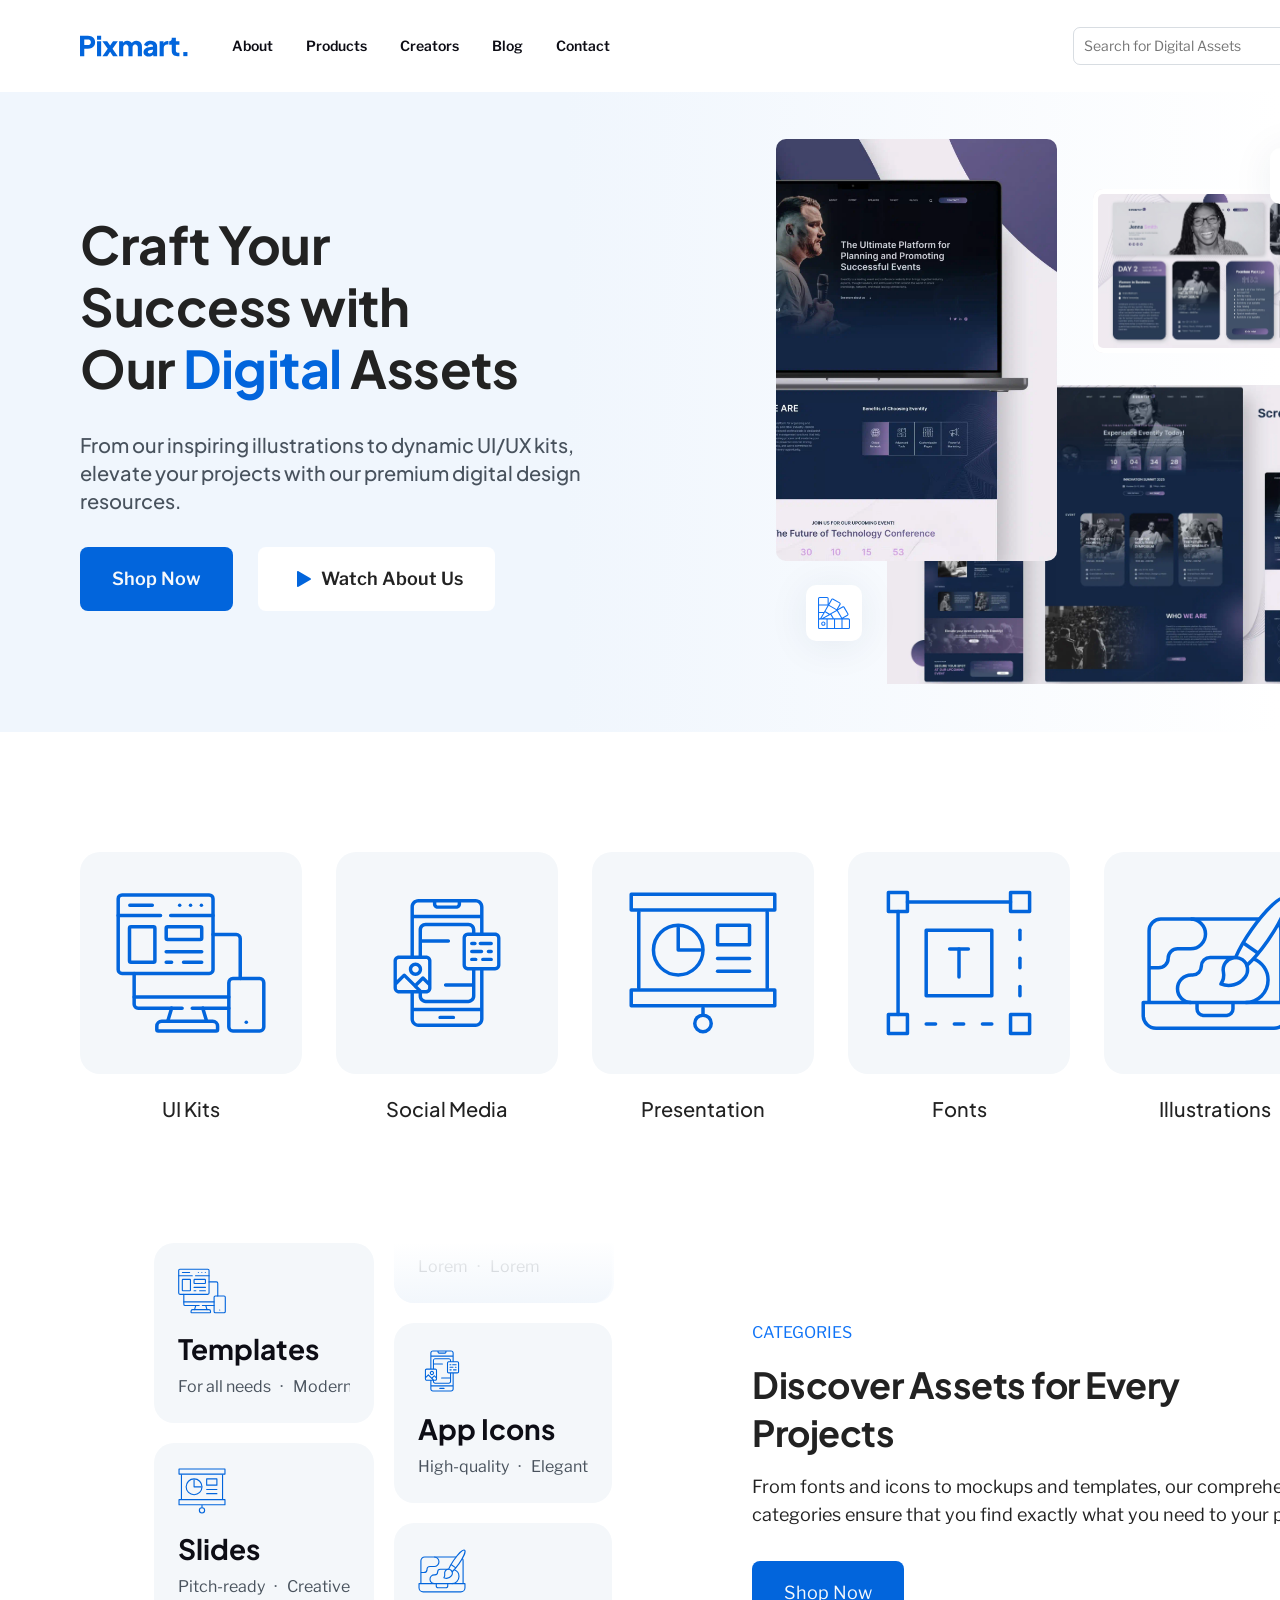
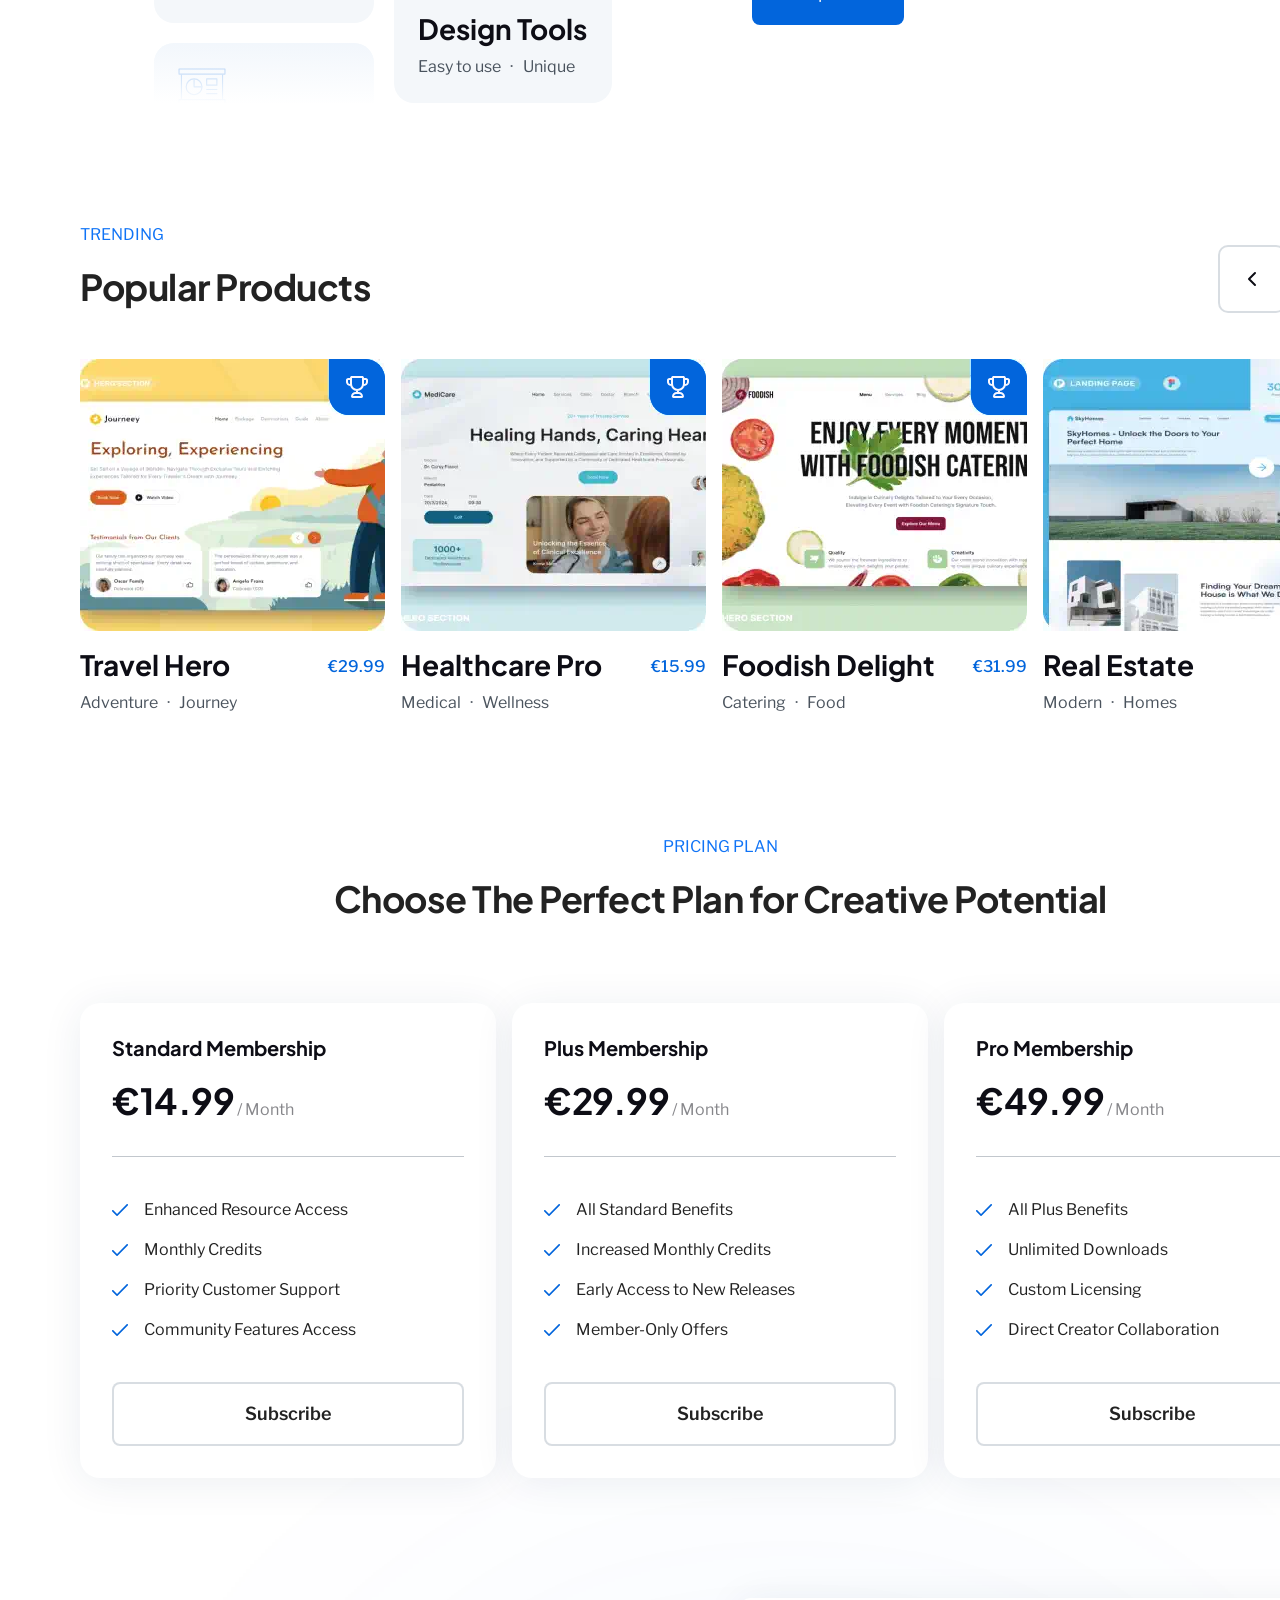
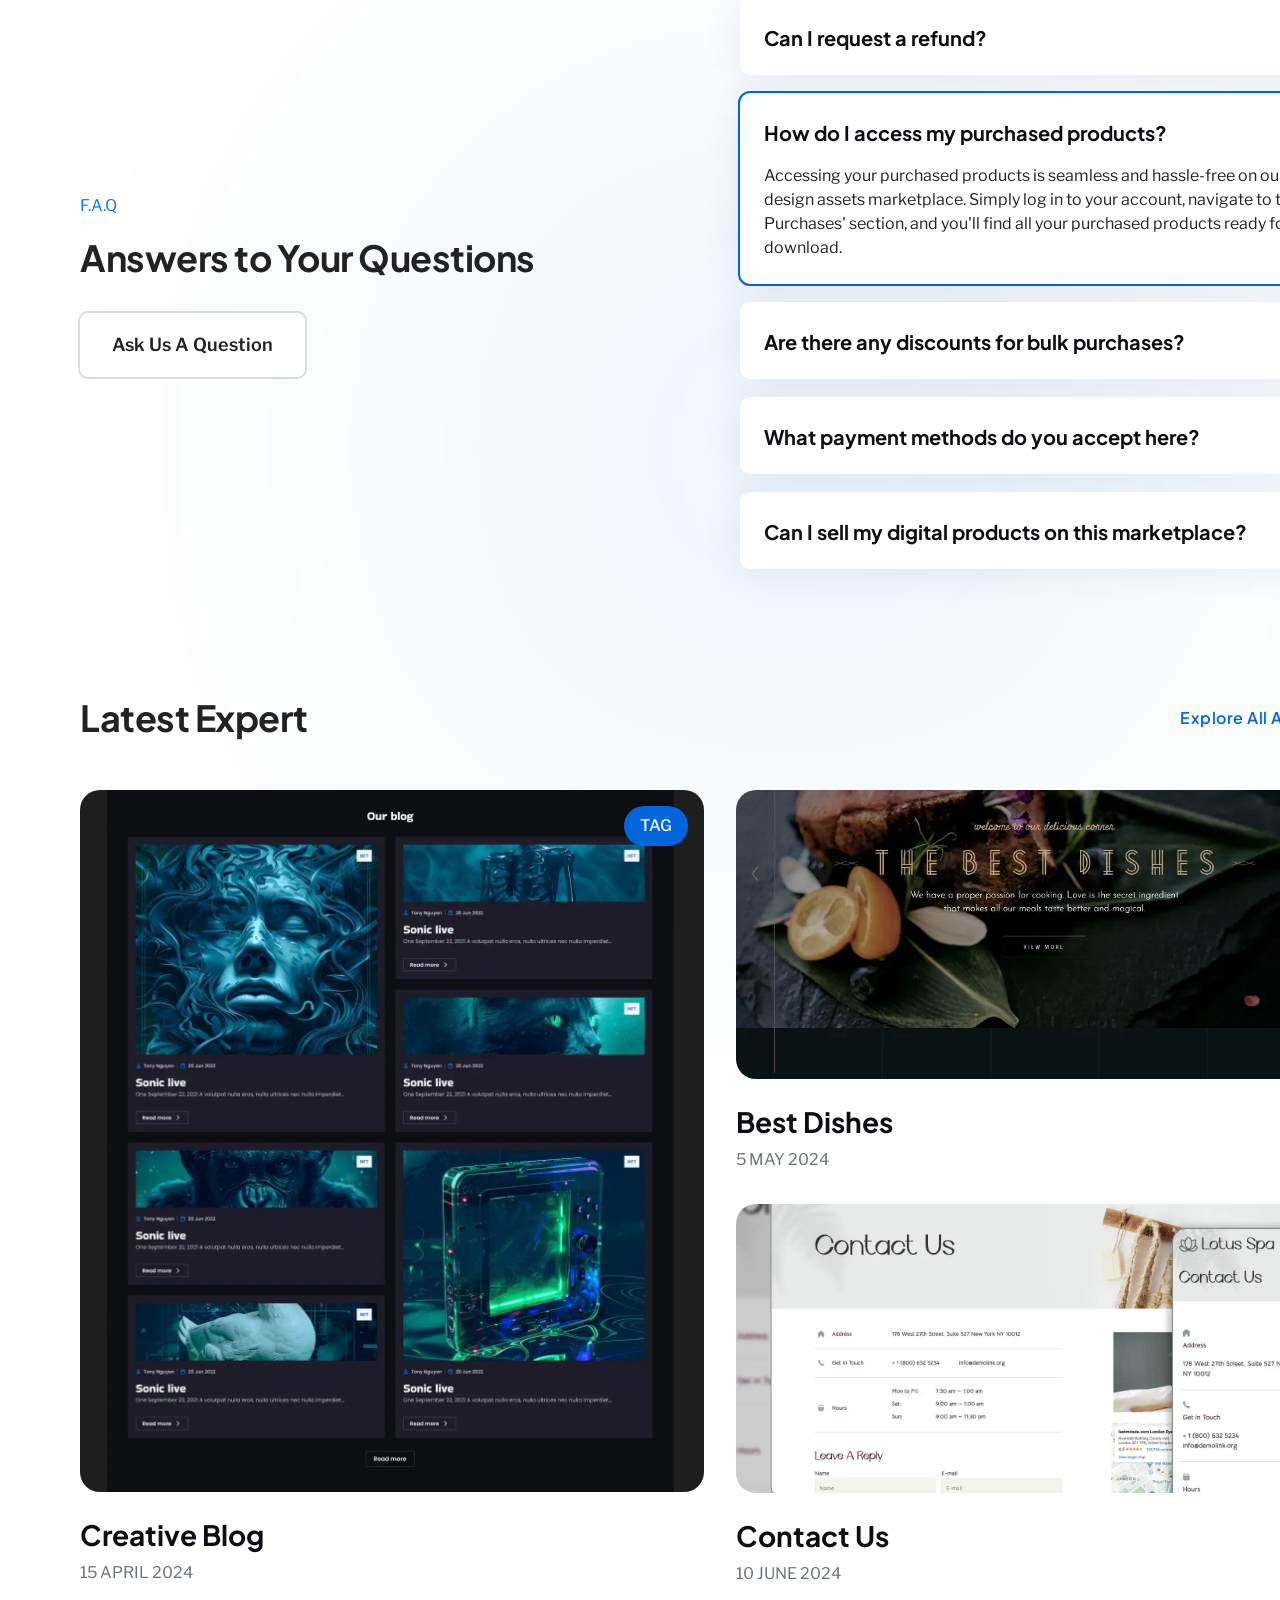
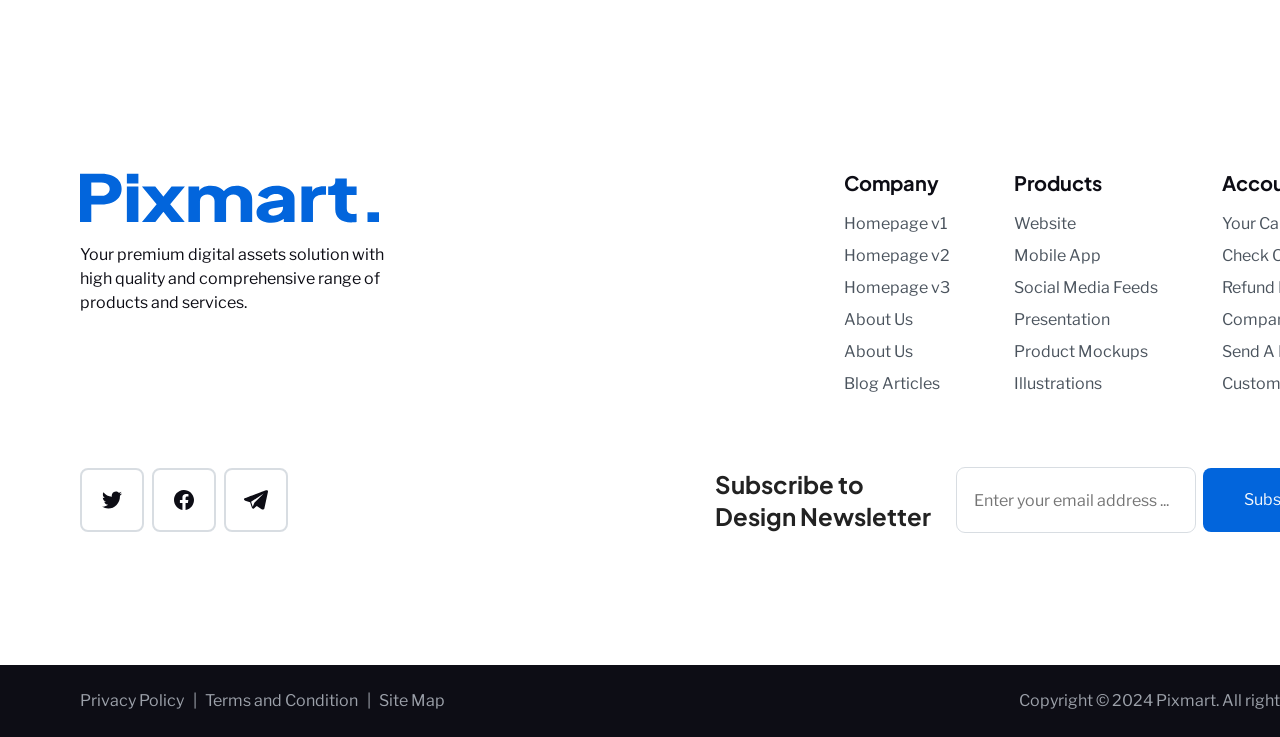
<file: index.html>
<!DOCTYPE html>
<html lang="en">
    <head>
        <meta charset="UTF-8">
        <meta name="viewport" content="width=device-width, initial-scale=1.0">
        <meta name="description" content="Pixmart – ready-made website templates, presentations, and graphics for your projects. High-quality, stylish, and user-friendly solutions for business and creativity. Start creating today!">
        <title>PixMart</title>
        <link rel="icon" href="img/favicons/favicon_16.png" sizes="16x16" type="image/png">
        <link rel="icon" href="img/favicons/favicon_32.png" sizes="32x32" type="image/png">
        <link rel="icon" href="img/favicons/favicon_48.png" sizes="48x48" type="image/png">
        <link rel="icon" href="img/favicons/favicon_64.png" sizes="64x64" type="image/png">
        <link rel="icon" href="img/favicons/favicon_svg.svg" sizes="any" type="image/svg+xml">
        <link rel="icon" href="img/favicons/favicon_ico.ico" type="image/x-icon">
        <meta name="theme-color" content="rgb(2, 101, 220)">
        <link rel="preconnect" href="https://fonts.googleapis.com">
        <link rel="preconnect" href="https://fonts.gstatic.com" crossorigin>
        <link href="https://fonts.googleapis.com/css2?family=Libre+Franklin:ital,wght@0,100..900;1,100..900&family=Plus+Jakarta+Sans:ital,wght@0,200..800;1,200..800&display=swap" rel="stylesheet">
        <link rel="stylesheet" href="css/normalize.css">
        <link rel="stylesheet" href="css/style.css">
        <meta name="color-scheme" content="light">
    </head>

    <body>
        <header class="header container">
            <a class="header__link-svg" href="index.html">
                <svg
                    class="header__logo"
                    width="108"
                    height="22"
                >
                    <use xlink:href="img/sprite.svg#pixmart-logo"></use>
                </svg>
            </a>
            <nav class="nav-menu">
                <ul class="nav-menu__list">
                    <li class="nav-menu__item">
                        <a class="nav-menu__link" href="#">about</a>
                    </li>
                    <li class="nav-menu__item">
                        <a class="nav-menu__link links" href="catalog.html">products</a>
                    </li>
                    <li class="nav-menu__item">
                        <a class="nav-menu__link links" href="#">creators</a>
                    </li>
                    <li class="nav-menu__item">
                        <a class="nav-menu__link links" href="blog_details.html">blog</a>
                    </li>
                    <li class="nav-menu__item">
                        <a class="nav-menu__link links" href="contacts.html">contact</a>
                    </li>
                </ul>
            </nav>
            <form
                action="/#"
                class="header__form"
                method="get"
                role="search"
            >
                <label class="header__form-label visually-hidden" for="id-header-search">
                    Site search input fields
                </label>
                <input
                    type="search"
                    name="header-search"
                    id="id-header-search"
                    class="header__search-filds"
                    placeholder="Search for Digital Assets"
                    required
                >
            </form>
            <a
                href="/#"
                class="header__card-button brand-color-button"
                title="Go to the Cart"
            >
                <svg
                    class="header__button-image"
                    width="24"
                    height="24"
                >
                    <use xlink:href="img/sprite.svg#cart-icon"></use>
                </svg>
            </a>
        </header>

        <main class="section-gap-container">

            <section class="hero">
                <div class="hero__content container">
                    <div class="hero__text-container">
                        <h1 class="hero__title">
                            Craft Your Success&#160;with Our&#160;<span class="hero__accent">Digital</span>&#160;Assets
                        </h1>
                        <p class="hero__slogan">
                            From our inspiring illustrations to dynamic UI/UX kits, elevate your projects with our premium digital design resources.
                        </p>
                        <div class="hero__buttons-wrap">
                            <a class="hero__buttons brand-color-button" href="catalog.html">
                                Shop Now
                            </a>
                            <a
                                class="hero__buttons-social"
                                href="#"
                                target="_blank"
                                rel="noopener noreferrer"
                            >
                                <svg
                                    class="hero__button-img"
                                    width="14"
                                    height="16"
                                >
                                    <use xlink:href="img/sprite.svg#play-ico"></use>
                                </svg>
                                Watch About Us
                            </a>
                        </div>
                    </div>
                    <figure class="hero__img-container">
                        <img
                            src="img/ui_hero.webp"
                            alt="Ui design"
                            class="hero__image-ui"
                            width="281"
                            height="422"
                        >
                        <img
                            src="img/screens_hero.webp"
                            alt="Event screens"
                            class="hero__img-screens"
                            width="514"
                            height="299"
                        >
                        <img
                            src="img/examples_hero.webp"
                            alt="Pages of site"
                            class="hero__img-examples"
                            width="291"
                            height="164"
                        >
                    </figure>
                </div>
            </section>

            <section class="products container" aria-label="Products">
                <a href="#" class="products__links">
                    <figure class="products__item">
                        <div class="products__img-container">
                            <svg
                                class="products__img"
                                width="150"
                                height="150"
                            >
                                <use xlink:href="img/sprite.svg#ui-kits-ico"></use>
                            </svg>
                        </div>
                        <figcaption class="products__item-text">
                            UI Kits
                        </figcaption>
                    </figure>
                </a>
                <a href="#" class="products__links">
                    <figure class="products__item">
                        <div class="products__img-container">
                            <svg
                                class="products__img"
                                width="150"
                                height="150"
                            >
                                <use xlink:href="img/sprite.svg#social-media-ico"></use>
                            </svg>
                        </div>
                        <figcaption class="products__item-text">
                            Social Media
                        </figcaption>
                    </figure>
                </a>
                <a href="#" class="products__links">
                <figure class="products__item">
                    <div class="products__img-container">
                        <svg
                            class="products__img"
                            width="150"
                            height="150"
                        >
                            <use xlink:href="img/sprite.svg#presentation-ico"></use>
                        </svg>
                    </div>
                    <figcaption class="products__item-text">
                        Presentation
                    </figcaption>
                </figure>
                </a>
                <a href="#" class="products__links">
                    <figure class="products__item">
                        <div class="products__img-container">
                            <svg
                                class="products__img"
                                width="150"
                                height="150"
                            >
                                <use xlink:href="img/sprite.svg#fonts-ico"></use>
                            </svg>
                        </div>
                        <figcaption class="products__item-text">
                            Fonts
                        </figcaption>
                    </figure>
                </a>
                <a href="#" class="products__links">
                    <figure class="products__item">
                        <div class="products__img-container">
                            <svg
                                class="products__img"
                                width="150"
                                height="150"
                            >
                                <use xlink:href="img/sprite.svg#illustrations-ico"></use>
                            </svg>
                        </div>
                        <figcaption class="products__item-text">
                            Illustrations
                        </figcaption>
                    </figure>
                </a>
            </section>

            <section class="categories container">
                <div class="categories__items">
                    <a href="/#" class="categories__item-link">
                        <article class="categories__cards">
                            <svg
                                class="categories__cards-img"
                                width="48"
                                height="48"
                            >
                                <use xlink:href="img/sprite.svg#ui-kits-ico"></use>
                            </svg>
                            <div class="categories__cards-text-wrap">
                                <h2 class="categories__cards-title">Templates</h2>
                                <div class="categories__cards-category-wrap">
                                    <p class="categories__cards-category">For all needs</p>
                                    <p class="categories__cards-category">Modern</p>
                                </div>
                            </div>
                        </article>
                    </a>
                    <a href="/#" class="categories__item-link">
                        <article class="categories__cards">
                            <svg
                                class="categories__cards-img"
                                width="48"
                                height="48"
                            >
                                <use xlink:href="img/sprite.svg#presentation-ico"></use>
                            </svg>
                            <div class="categories__cards-text-wrap">
                                <h2 class="categories__cards-title">Slides</h2>
                                <div class="categories__cards-category-wrap">
                                    <p class="categories__cards-category">Pitch-ready</p>
                                    <p class="categories__cards-category">Creative</p>
                                </div>
                            </div>
                        </article>
                    </a>
                    <a href="/#" class="categories__item-link">                    
                        <article class="categories__cards">
                            <svg
                                class="categories__cards-img"
                                width="48"
                                height="48"
                            >
                                <use xlink:href="img/sprite.svg#presentation-ico"></use>
                            </svg>
                            <div class="categories__cards-text-wrap">
                                <h2 class="categories__cards-title">Lorem</h2>
                                <div class="categories__cards-category-wrap">
                                    <p class="categories__cards-category">Lorem</p>
                                    <p class="categories__cards-category">Lorem</p>
                                </div>
                            </div>
                        </article>
                    </a>
                    <a href="/#" class="categories__item-link">
                        <article class="categories__cards">
                            <svg
                                class="categories__cards-img"
                                width="48"
                                height="48"
                            >
                                <use xlink:href="img/sprite.svg#illustrations-ico"></use>
                            </svg>
                            <div class="categories__cards-text-wrap">
                                <h2 class="categories__cards-title">Design Tools</h2>
                                <div class="categories__cards-category-wrap">
                                    <p class="categories__cards-category">Easy to use</p>
                                    <p class="categories__cards-category">Unique</p>
                                </div>
                            </div>
                        </article>
                    </a>
                    <a href="/#" class="categories__item-link">
                        <article class="categories__cards">
                            <svg
                                class="categories__cards-img"
                                width="48"
                                height="48"
                            >
                                <use xlink:href="img/sprite.svg#social-media-ico"></use>
                            </svg>
                            <div class="categories__cards-text-wrap">
                                <h2 class="categories__cards-title">App Icons</h2>
                                <div class="categories__cards-category-wrap">
                                    <p class="categories__cards-category">High-quality</p>
                                    <p class="categories__cards-category">Elegant</p>
                                </div>
                            </div>
                        </article>
                    </a>
                    <a href="/#" class="categories__item-link">
                        <article class="categories__cards">
                            <svg
                                class="categories__cards-img"
                                width="48"
                                height="48"
                            >
                                <use xlink:href="img/sprite.svg#social-media-ico"></use>
                            </svg>
                            <div class="categories__cards-text-wrap">
                                <h2 class="categories__cards-title">Lorem</h2>
                                <div class="categories__cards-category-wrap">
                                    <p class="categories__cards-category">Lorem</p>
                                    <p class="categories__cards-category">Lorem</p>
                                </div>
                            </div>
                        </article>
                    </a>
                </div>
                <div class="categories__text-container">
                    <h2 class="categories__header">
                        categories
                    </h2>
                    <h3 class="categories__title">Discover Assets for
                        Every Projects
                    </h3>
                    <p class="categories__description">
                        From fonts and icons to mockups and templates, our   comprehensive categories ensure that you find exactly what you need to your projects.
                    </p>
                    <a class="categories__button brand-color-button" href="catalog.html">
                        Shop Now
                    </a>
                </div>
            </section>

            <section class="trending container">
                <div class="trending__text-container">
                    <div class="trending__text">
                        <h2 class="trending__header">Trending</h2>
                        <h3 class="trending__title">Popular Products</h3>
                    </div>
                    <div class="trending__buttons-wrap">
                        <button
                            type="button"
                            id="id-trending-buttons-prev"
                            aria-controls="id-trending-cards"
                            aria-label="Previous cards"
                            class="trending__button-prev trending__button brand-light-color-button"
                        >
                            <svg
                                class="trending__button-svg"
                                width="24"
                                height="24"
                                aria-hidden="true"
                            >
                                <use xlink:href="img/sprite.svg#arrow-left-ico"></use>
                            </svg>
                        </button>
                        <button
                            type="button"
                            id="id-trending-buttons-next"
                            aria-controls="id-trending-cards"
                            aria-label="Next cards"
                            class="trending__button-next trending__button brand-light-color-button"
                        >
                        <svg
                            class="trending__button-svg"
                            width="24"
                            height="24"
                            aria-hidden="true"
                        >
                            <use xlink:href="img/sprite.svg#arrow-left-ico"></use>
                        </svg>
                        </button>
                    </div>
                </div>
                <div class="trending__cards-wrap" id="id-trending-cards">
                    <article class="trending__cards">
                        <svg
                            class="trending__cards-svg"
                            width="24"
                            height="24"
                        >
                            <use xlink:href="img/sprite.svg#trending-cards-ico"></use>
                        </svg>
                        <img
                            src="img/popular_4.webp"
                            alt="Design for travel"
                            class="trending__cards-image"
                            width="305"
                            height="272"
                        >
                        <div class="trending__cards-text">
                            <h4 class="trending__cards-title">Travel Hero</h4>
                            <p class="trending__price">
                                <span class="trending__numbers">€29.99</span>
                            </p>
                        </div>
                        <div class="trending__cards-description">
                            <p class="trending__cards-category">Adventure</p>
                            <p class="trending__cards-category">Journey</p>
                        </div>
                        <div class="trending__cards-button-wrap">
                            <a href="/#" class="trending__card-link">
                                Go to product
                            </a>
                        </div>
                    </article>
                    <article class="trending__cards">
                        <svg
                            class="trending__cards-svg"
                            width="24"
                            height="24"
                        >
                            <use xlink:href="img/sprite.svg#trending-cards-ico"></use>
                        </svg>
                        <img
                            src="img/popular_3.webp"
                            alt="Design for healthcare"
                            class="trending__cards-image"
                            width="305"
                            height="272"
                        >
                        <div class="trending__cards-text">
                            <h4 class="trending__cards-title">Healthcare Pro</h4>
                            <p class="trending__price">
                                <span class="trending__numbers">€15.99</span>
                            </p>
                        </div>
                        <div class="trending__cards-description">
                            <p class="trending__cards-category">Medical</p>
                            <p class="trending__cards-category">Wellness</p>
                        </div>
                        <div class="trending__cards-button-wrap">
                            <a href="/#" class="trending__card-link">
                                Go to product
                            </a>
                        </div>
                    </article>
                    <article class="trending__cards">
                        <svg
                            class="trending__cards-svg"
                            width="24"
                            height="24"
                        >
                            <use xlink:href="img/sprite.svg#trending-cards-ico"></use>
                        </svg>
                        <img
                            src="img/popular_2.webp"
                            alt="Design for food"
                            class="trending__cards-image"
                            width="305"
                            height="272"
                        >
                        <div class="trending__cards-text">
                            <h4 class="trending__cards-title">Foodish Delight</h4>
                            <p class="trending__price">
                                <span class="trending__numbers">€31.99</span>
                            </p>
                        </div>
                        <div class="trending__cards-description">
                            <p class="trending__cards-category">Catering</p>
                            <p class="trending__cards-category">Food</p>
                        </div>
                        <div class="trending__cards-button-wrap">
                            <a href="/#" class="trending__card-link">
                                Go to product
                            </a>
                        </div>
                    </article>
                    <article class="trending__cards">
                        <svg
                            class="trending__cards-svg"
                            width="24"
                            height="24"
                        >
                            <use xlink:href="img/sprite.svg#trending-cards-ico"></use>
                        </svg>
                        <img
                            src="img/popular_1.webp"
                            alt="Design for real estate"
                            class="trending__cards-image"
                            width="305"
                            height="272"
                        >
                        <div class="trending__cards-text">
                            <h4 class="trending__cards-title">Real Estate</h4>
                            <p class="trending__price">
                                <span class="trending__numbers">€40.99</span>
                            </p>
                        </div>
                        <div class="trending__cards-description">
                            <p class="trending__cards-category">Modern</p>
                            <p class="trending__cards-category">Homes</p> 
                        </div>
                        <div class="trending__cards-button-wrap">
                            <a href="/#" class="trending__card-link">
                                Go to product
                            </a>
                        </div>
                    </article>
                </div>
            </section>

            <section class="pricing-plan container">
                <div class="pricing-plan__text-container">
                    <h2 class="pricing-plan__header">
                        PRICING PLAN
                    </h2>
                    <h3 class="pricing-plan__title">
                        Choose The Perfect Plan for Creative Potential
                    </h3>
                </div>
                <div class="pricing-plan__items">
                    <article class="pricing-plan__cards">
                        <h4 class="pricing-plan__cards-header">Standard Membership</h4>
                        <p class="pricing-plan__cards-price">
                            <span class="pricing-plan__price">€14.99</span>
                            <span class="pricing-plan__time">/ Month</span>
                        </p>
                        <ul class="pricing-plan__content-list">
                            <li class="pricing-plan__list-items">Enhanced Resource Access</li>
                            <li class="pricing-plan__list-items">Monthly Credits</li>
                            <li class="pricing-plan__list-items">Priority Customer Support</li>
                            <li class="pricing-plan__list-items">Community Features Access</li>
                        </ul>
                        <a href="/#" class="pricing-plan__cards-link">
                            Subscribe
                        </a>
                    </article>
                    <article class="pricing-plan__cards">
                        <h4 class="pricing-plan__cards-header">Plus Membership</h4>
                        <p class="pricing-plan__cards-price">
                            <span class="pricing-plan__price">€29.99</span>
                            <span class="pricing-plan__time">/ Month</span>
                        </p>
                        <ul class="pricing-plan__content-list">
                            <li class="pricing-plan__list-items">All Standard Benefits</li>
                            <li class="pricing-plan__list-items">Increased Monthly Credits</li>
                            <li class="pricing-plan__list-items">Early Access to New Releases</li>
                            <li class="pricing-plan__list-items">Member-Only Offers</li>
                        </ul>
                        <a href="/#" class="pricing-plan__cards-link">
                            Subscribe
                        </a>
                    </article>
                    <article class="pricing-plan__cards">
                        <h4 class="pricing-plan__cards-header">Pro Membership</h4>
                        <p class="pricing-plan__cards-price">
                            <span class="pricing-plan__price">€49.99</span>
                            <span class="pricing-plan__time">/ Month</span>
                        </p>
                        <ul class="pricing-plan__content-list">
                            <li class="pricing-plan__list-items">All Plus Benefits</li>
                            <li class="pricing-plan__list-items">Unlimited Downloads</li>
                            <li class="pricing-plan__list-items">Custom Licensing</li>
                            <li class="pricing-plan__list-items">Direct Creator Collaboration</li>
                        </ul>
                        <a href="/#" class="pricing-plan__cards-link">
                            Subscribe
                        </a>
                    </article>
                </div>
            </section>

            <section class="faq container">
                <div class="faq__text-container">
                    <h2 class="faq__header">F.A.Q</h2>
                    <h3 class="faq__title">Answers to Your Questions</h3>
                    <a href="contacts.html" class="faq__header-link brand-light-color-button">
                        Ask Us A Question
                    </a>
                </div>
                <div class="faq__content">
                    <details class="faq__content-item">
                        <summary class="faq__content-title">
                            Can I request a refund?
                        </summary>
                        <p class="faq__content-details">
                            Lorem ipsum dolor sit amet consectetur, adipisicing     elit. Minus voluptatibus itaque molestiae. Architecto optio tenetur facilis quo     quas. Esse quos sed, repudiandae necessitatibus illo et incidunt reprehenderit  doloribus natus velit dolore unde, ducimus odio quasi. Illum, dolore quam aliquam    voluptates maiores ducimus aperiam omnis. Blanditiis assumenda veniam architecto   sunt ipsum.</p>
                    </details>
                    <details class="faq__content-item" open>
                        <summary class="faq__content-title">
                            How do I access my purchased products?
                        </summary>
                        <p class="faq__content-details">
                            Accessing your purchased products is seamless and   hassle-free on our digital design assets marketplace. Simply log in to your account,  navigate to the 'My Purchases' section, and you'll find all your purchased products  ready for download.                            
                        </p>
                    </details>
                    <details class="faq__content-item">
                        <summary class="faq__content-title">
                            Are there any discounts for bulk purchases?
                        </summary>
                        <p class="faq__content-details">
                            Lorem ipsum dolor sit amet consectetur adipisicing  elit. Consequatur laboriosam quibusdam a. Reprehenderit cum fugiat mollitia ducimus  officia quos sint.
                        </p>
                    </details>
                    <details class="faq__content-item">
                        <summary class="faq__content-title">
                            What payment methods do you accept here?
                        </summary>
                        <p class="faq__content-details">
                            Lorem ipsum, dolor sit amet consectetur adipisicing     elit. Vitae, incidunt.
                        </p>
                    </details>
                    <details class="faq__content-item">
                        <summary class="faq__content-title">
                            Can I sell my digital products on this  marketplace?
                        </summary>
                        <p class="faq__content-details">
                            Lorem ipsum dolor sit amet consectetur adipisicing  elit. Amet, dolore.
                        </p>
                    </details>
                </div>
            </section>

            <section class="blog container">
                <div class="blog__text-container">
                    <h2 class="blog__header visually-hidden">Blog</h2>
                    <h3 class="blog__title">Latest Expert</h3>
                    <a href="catalog.html" class="blog__title-link brand-color-links">
                        Explore All Articles
                        <svg
                                class="blog-details__title-link-icon"
                                width="16"
                                height="16"
                                aria-hidden="true"
                            >
                                <use xlink:href="img/sprite.svg#arrow-left-link"></use>
                            </svg>
                    </a>
                </div>
                <div class="blog__articles"> 
                    <article class="blog__article">
                        <a href="#" class="blog__article-links">
                            <span class="blog__article-tag">TAG</span>
                            <img
                                src="img/binabox_.webp"
                                alt="example design for binabox site"
                                class="blog__article-thumbnail"
                                width="624"
                                height="702"
                            >
                            <h4 class="blog__article-titel">
                                Creative Blog
                            </h4>
                            <time datetime="2024-04-15" class="blog__article-time">
                                15 APRIL 2024
                            </time>
                        </a>
                    </article>
                    <article class="blog__article">
                        <a href="#" class="blog__article-links">
                            <span class="blog__article-tag">TAG</span>
                            <img
                                src="img/best_dishes.webp"
                                alt="example design for the best dishes site"
                                class="blog__article-thumbnail"
                                width="624"
                                height="289"
                            >
                            <h4 class="blog__article-titel">
                                Best Dishes
                            </h4>
                            <time datetime="2024-05-05" class="blog__article-time">
                                5 MAY 2024
                            </time>
                        </a>
                    </article>
                    <article class="blog__article">
                        <a href="#" class="blog__article-links">
                            <span class="blog__article-tag">TAG</span>
                            <img
                                src="img/lotus_spa.webp"
                                alt="example design for lotus spa site"
                                class="blog__article-thumbnail"
                                width="624"
                                height="289"
                            >
                            <h4 class="blog__article-titel">
                                Contact Us
                            </h4>
                            <time datetime="2024-06-10" class="blog__article-time">
                                10 JUNE 2024
                            </time>
                        </a>
                    </article>
                </div>
            </section>

        </main>

        <footer class="footer">
            <div class="footer__main-wrap container">
                <div class="footer__content">
                    <div class="footer__logo-description-wrap">
                        <a href="index.html" class="footer__logo-home-link">
                            <svg
                                class="footer__logo"
                                width="300"
                                height="50.19"
                            >
                                <use xlink:href="img/sprite.svg#pixmart-logo"></use>
                            </svg>
                        </a>
                        <p class="footer__logo-description">Your premium digital assets solution with high  quality and comprehensive range of products and services.</p>
                    </div>
                    <div class="footer__links-sections">
                        <section class="footer__links-lists">
                            <h2 class="footer__list-header">Company</h2>
                            <ul class="footer__list">
                                <li class="footer__links-lists-items">
                                    <a href="#" class="footer__links">Homepage v1</a>
                                </li>
                                <li class="footer__links-lists-items">
                                    <a href="#" class="footer__links">Homepage v2</a>
                                </li>
                                <li class="footer__links-lists-items">
                                    <a href="#" class="footer__links">Homepage v3</a>
                                </li>
                                <li class="footer__links-lists-items">
                                    <a href="#" class="footer__links">About Us</a>
                                </li>
                                <li class="footer__links-lists-items">
                                    <a href="#" class="footer__links">About Us</a>
                                </li>
                                <li class="footer__links-lists-items">
                                    <a href="blog_details.html" class="footer__links">Blog Articles</a>
                                </li>
                            </ul>
                        </section>

                        <section class="footer__links-lists">
                            <h2 class="footer__list-header">Products</h2>
                            <ul class="footer__list">
                                <li class="footer__links-lists-items">
                                    <a href="catalog.html" class="footer__links">Website</a>
                                </li>
                                <li class="footer__links-lists-items">
                                    <a href="#" class="footer__links">Mobile App</a>
                                </li>
                                <li class="footer__links-lists-items">
                                    <a href="#" class="footer__links">Social Media Feeds</a>
                                </li>
                                <li class="footer__links-lists-items">
                                    <a href="#" class="footer__links">Presentation</a>
                                </li>
                                <li class="footer__links-lists-items">
                                    <a href="#" class="footer__links">Product Mockups</a>
                                </li>
                                <li class="footer__links-lists-items">
                                    <a href="#" class="footer__links">Illustrations</a>
                                </li>
                            </ul>
                        </section>

                        <section class="footer__links-lists">
                            <h2 class="footer__list-header">Account</h2>
                            <ul class="footer__list">
                                <li class="footer__links-lists-items">
                                    <a href="#" class="footer__links">Your Cart</a>
                                </li>
                                <li class="footer__links-lists-items">
                                    <a href="#" class="footer__links">Check Out</a>
                                </li>
                                <li class="footer__links-lists-items">
                                    <a href="#" class="footer__links">Refund Policy</a>
                                </li>
                                <li class="footer__links-lists-items">
                                    <a href="#" class="footer__links">Company Policy</a>
                                </li>
                                <li class="footer__links-lists-items">
                                    <a href="contacts.html" class="footer__links">Send A Message</a>
                                </li>
                                <li class="footer__links-lists-items">
                                    <a href="#" class="footer__links">Customer Support</a>
                                </li>
                            </ul>
                        </section>

                    </div>
                </div>
                <div class="newsletter">
                    <ul class="footer__social-media-list">
                        <li class="footer__social-media-item">
                            <a
                                href="#"
                                class="footer__social-media-links brand-light-color-button"
                                target="_blank"
                                rel="noopener noreferrer"
                            >
                                <svg
                                    class="footer__social-media-icon"
                                    width="24"
                                    height="24"
                                >
                                    <use xlink:href="img/sprite.svg#x-twitter-ico"></use>
                                </svg>
                            </a>
                        </li>
                        <li class="footer__social-media-item">
                            <a
                                href="#"
                                class="footer__social-media-links brand-light-color-button"
                                target="_blank"
                                rel="noopener noreferrer"
                            >
                            <svg
                                class="footer__social-media-icon"
                                width="24"
                                height="24"
                            >
                                <use xlink:href="img/sprite.svg#facebook-ico"></use>
                            </svg>
                            </a>
                        </li>
                        <li class="footer__social-media-item">
                            <a
                                href="#"
                                class="footer__social-media-links brand-light-color-button"
                                target="_blank"
                                rel="noopener noreferrer"
                            >
                            <svg
                                class="footer__social-media-icon"
                                width="24"
                                height="24"
                            >
                                <use xlink:href="img/sprite.svg#telegram"></use>
                            </svg>
                            </a>
                        </li>
                    </ul>
                    <form
                        action="#"
                        method="post"
                        class="newsletter__form"
                    >
                        <label for="id-footer-user-email" class="newsletter__form-label">
                            Subscribe to Design Newsletter
                        </label>
                        <input
                            type="email"
                            name="footer-user-email"
                            id="id-footer-user-email"
                            class="newsletter__email-input"
                            placeholder="Enter your email address ..."
                            required
                            pattern="[a-z0-9._%+-]+@[a-z0-9.-]+\.[a-z]{2,}$"
                        >
                        <button type="submit" class="newsletter__form-button brand-color-button">
                            Subscribe
                        </button>
                    </form>
                </div>
            </div>
            <div class="footer__bottom-bar">
                <div class="footer__copyright-container  container">
                    <nav class="footer__copyright-navigation">
                        <ul class="footer__copyright-list">
                            <li class="footer__copyright-item">
                                <a href="#" class="footer__copyright-links">Privacy Policy</a>
                            </li>
                            <li class="footer__copyright-item">
                                <a href="#" class="footer__copyright-links">Terms and Condition</a>
                            </li>
                            <li class="footer__copyright-item">
                                <a href="#" class="footer__copyright-links">Site Map</a>
                            </li>
                        </ul>
                    </nav>
                    <p class="footer__copyright">Copyright &copy; 2024 Pixmart. All rights reserved.</p>
                </div>
            </div>
        </footer>
    </body>
</html>
</file>
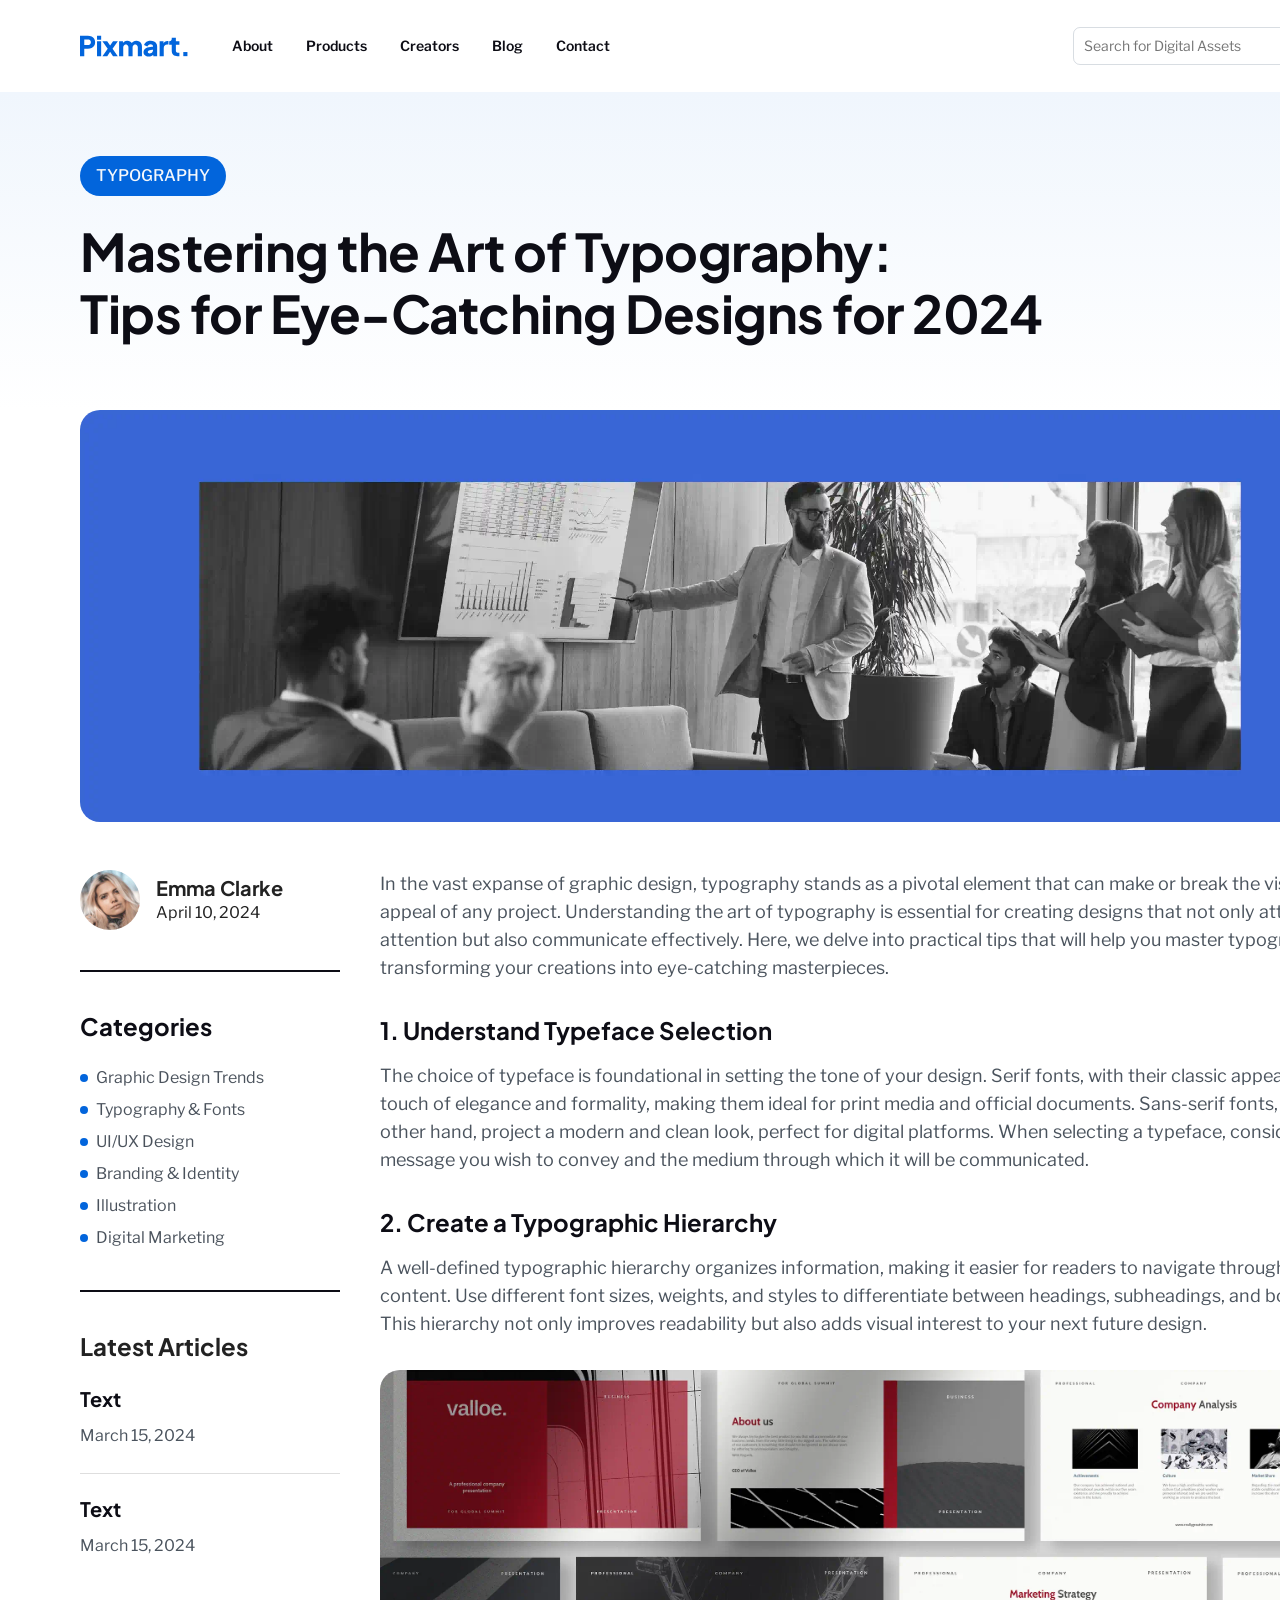
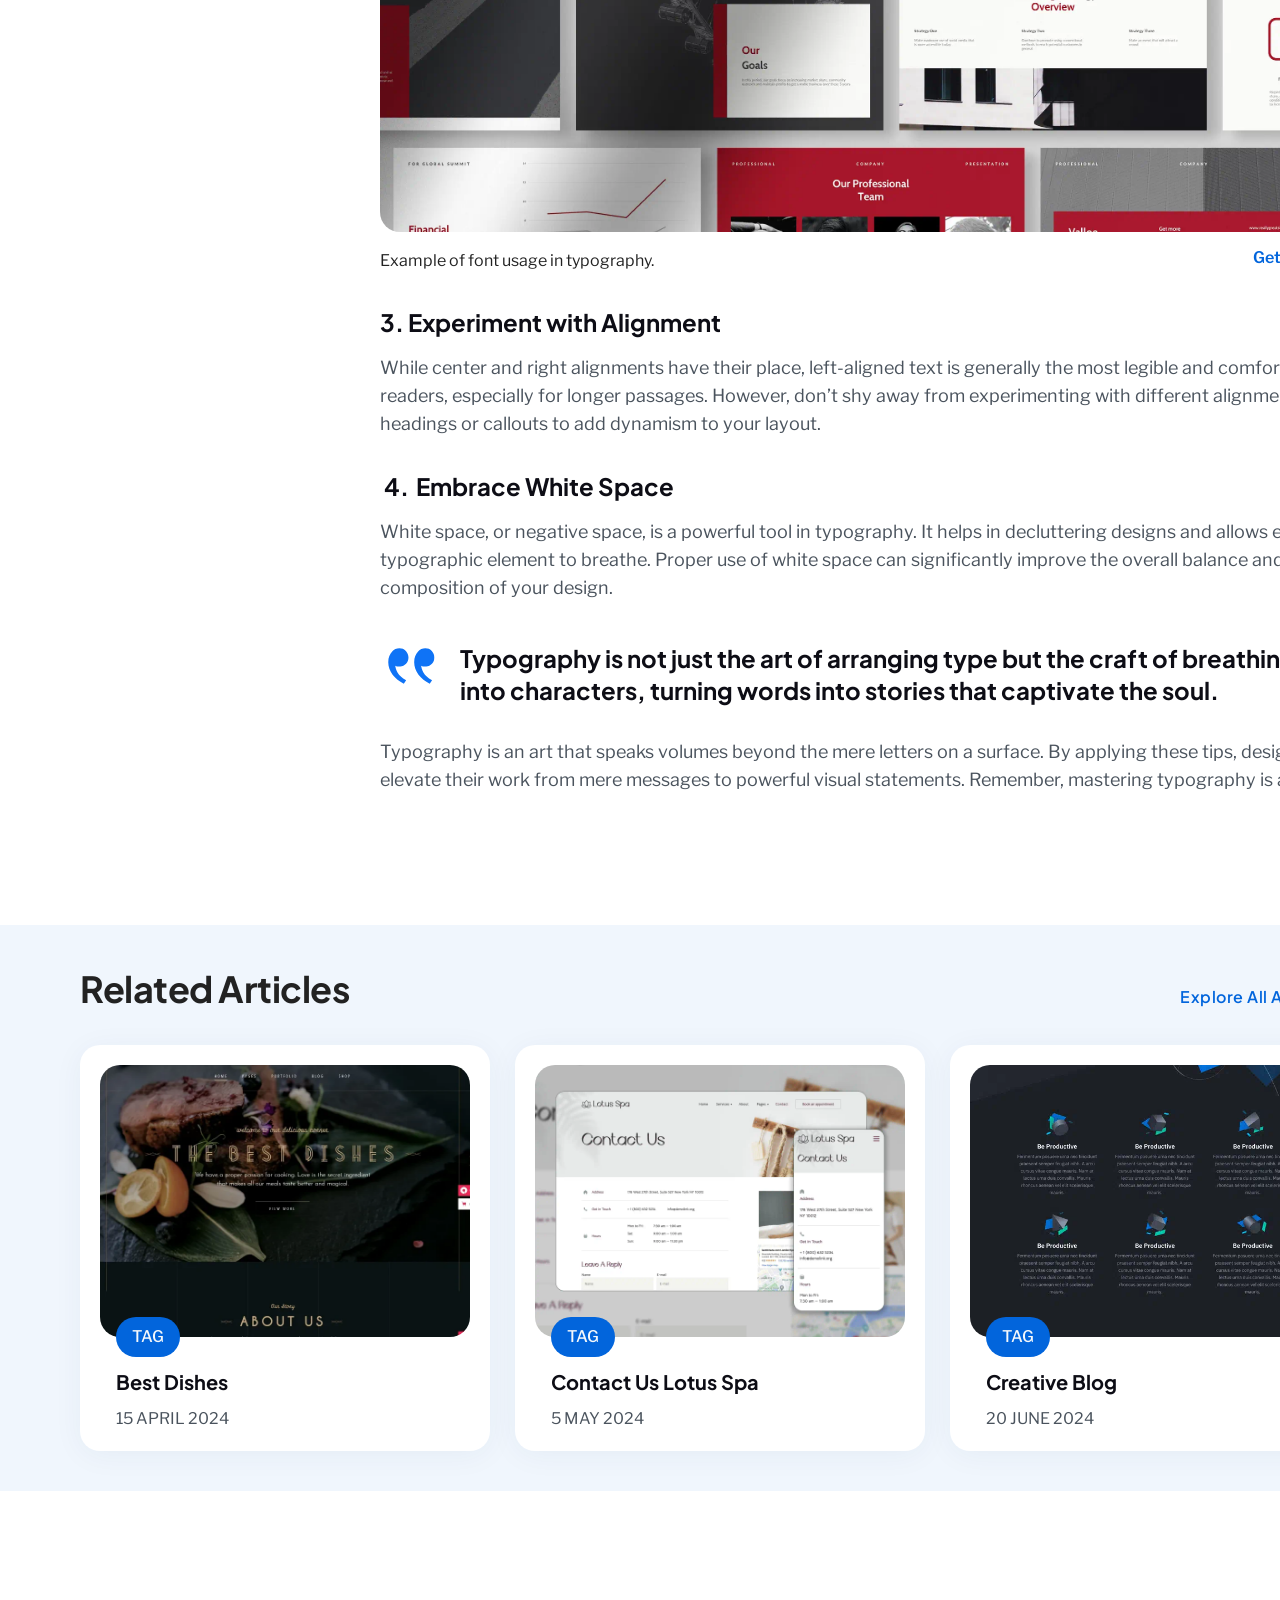
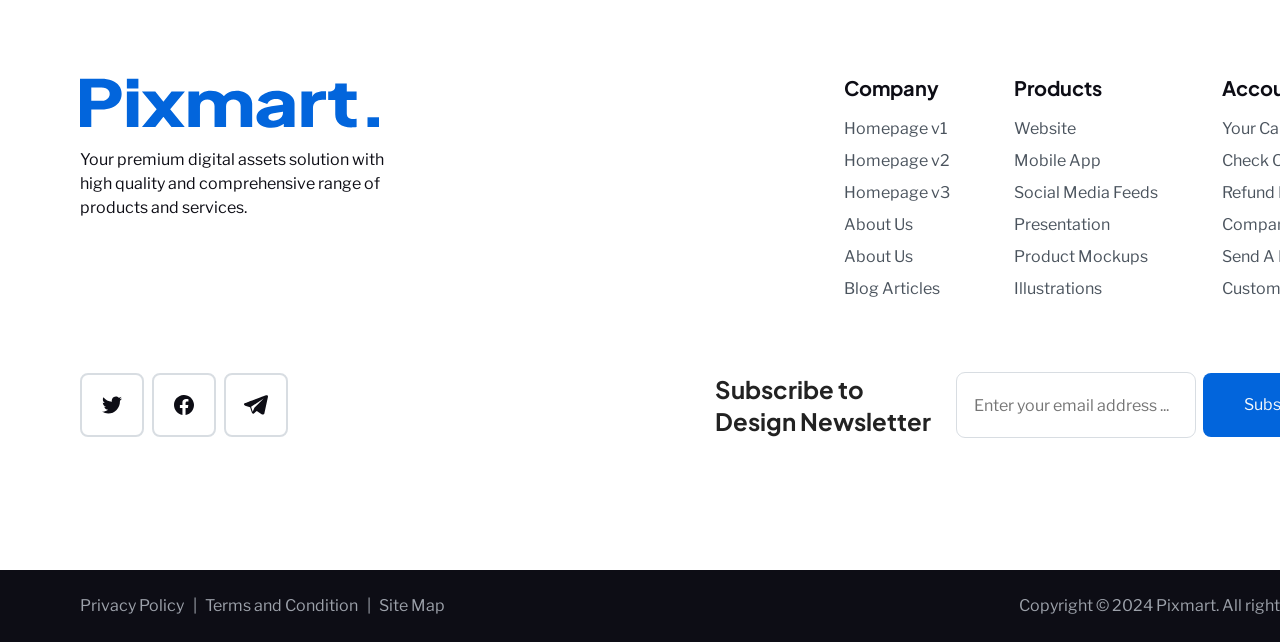
<file: blog_details.html>
<!DOCTYPE html>
<html lang="en">
    <head>
        <meta charset="UTF-8">
        <meta name="viewport" content="width=device-width, initial-scale=1.0">
        <meta name="description" content="Discover why typography is crucial for professional design. Read Pixmart's blog for tips and inspiration for designers and developers.">
        <title>PixMart Blog</title>
        <link rel="icon" href="img/favicons/favicon_16.png" sizes="16x16" type="image/png">
        <link rel="icon" href="img/favicons/favicon_32.png" sizes="32x32" type="image/png">
        <link rel="icon" href="img/favicons/favicon_48.png" sizes="48x48" type="image/png">
        <link rel="icon" href="img/favicons/favicon_64.png" sizes="64x64" type="image/png">
        <link rel="icon" href="img/favicons/favicon_svg.svg" sizes="any" type="image/svg+xml">
        <link rel="icon" href="img/favicons/favicon_ico.ico" type="image/x-icon">
        <link rel="preconnect" href="https://fonts.googleapis.com">
        <link rel="preconnect" href="https://fonts.gstatic.com" crossorigin>
        <link href="https://fonts.googleapis.com/css2?family=Libre+Franklin:ital,wght@0,100..900;1,100..900&family=Plus+Jakarta+Sans:ital,wght@0,200..800;1,200..800&display=swap" rel="stylesheet">
        <link rel="stylesheet" href="css/normalize.css">
        <link rel="stylesheet" href="css/style.css">
        <meta name="color-scheme" content="light">
    </head>

    <body>
        <header class="header container">
            <a class="header__link-svg" href="index.html">
                <svg
                    class="header__logo"
                    width="108"
                    height="22"
                >
                    <use xlink:href="img/sprite.svg#pixmart-logo"></use>
                </svg>
            </a>
            <nav class="nav-menu">
                <ul class="nav-menu__list">
                    <li class="nav-menu__item">
                        <a class="nav-menu__link" href="#">about</a>
                    </li>
                    <li class="nav-menu__item">
                        <a class="nav-menu__link links" href="catalog.html">products</a>
                    </li>
                    <li class="nav-menu__item">
                        <a class="nav-menu__link links" href="#">creators</a>
                    </li>
                    <li class="nav-menu__item">
                        <a class="nav-menu__link links" href="blog_details.html">blog</a>
                    </li>
                    <li class="nav-menu__item">
                        <a class="nav-menu__link links" href="contacts.html">contact</a>
                    </li>
                </ul>
            </nav>
            <form
                action="/#"
                class="header__form"
                method="get"
                role="search"
            >
                <label class="header__form-label visually-hidden" for="id-header-search">
                    Site search input fields
                </label>
                <input
                    type="search"
                    name="header-search"
                    id="id-header-search"
                    class="header__search-filds"
                    placeholder="Search for Digital Assets"
                    required
                >
            </form>
            <a
                href="/#"
                class="header__card-button brand-color-button"
                title="Go to the Cart"
            >
                <svg
                    class="header__button-image"
                    width="24"
                    height="24"
                >
                    <use xlink:href="img/sprite.svg#cart-icon"></use>
                </svg>
            </a>
        </header>

        <main>

            <div class="blog-details__background-heading">
                <div class="blog-details  container">
                        <span class="blog-details__tag">
                            TYPOGRAPHY
                        </span>
                        <h1 class="blog-details__heading">
                            Mastering the&nbsp;Art&nbsp;of&nbsp;Typography:
                            Tips&nbsp;for&nbsp;Eye-Catching Designs for&nbsp;2024
                        </h1>
                </div>
            </div>
            <div class="blog-details__content-wrap">
                <img
                    src="img/blog_heading_.webp"
                    alt="The speaker is conducting a typography workshop"
                    class="blog-details__content-image"
                    width="1280"
                    height="414"
                >
                <div class="blog-details__side-wrap">
                    <div class="blog-details__author-card">
                        <img
                            src="img/emma_clark_user.webp"
                            alt="Author's picture"
                            class="blog-details__author-image"
                            width="60"
                            height="60"
                        >
                        <div class="blog-details__author-info">
                            <p class="blog-details__author-name">
                                Emma Clarke
                            </p>
                            <time datetime="2024-04-10" class="blog-details__post-time">
                                April 10, 2024
                            </time>
                        </div>
                    </div>
                    <div class="blog-details__categories-wrap">
                        <h2 class="categories__list-tittle">Categories</h2>
                        <ul class="categories__list">
                            <li class="categories__item">
                                <a href="#" class="blog-categories__item-link">
                                    Graphic Design Trends
                                </a>
                            </li>
                            <li class="categories__item">
                                <a href="blog_details.html" class="blog-categories__item-link">
                                    Typography & Fonts
                                </a>
                            </li>
                            <li class="categories__item">
                                <a href="#" class="blog-categories__item-link">
                                    UI/UX Design
                                </a>
                            </li>
                            <li class="categories__item">
                                <a href="#" class="blog-categories__item-link">
                                    Branding & Identity
                                </a>
                            </li>
                            <li class="categories__item">
                                <a href="#" class="blog-categories__item-link">
                                    Illustration
                                </a>
                            </li>
                            <li class="categories__item">
                                <a href="#" class="blog-categories__item-link">
                                    Digital Marketing
                                </a>
                            </li>
                        </ul>
                    </div>
                    <div class="blog-details__last-articles-wrap">
                        <h2 class="last-articles__list-tittle">Latest Articles</h2>
                        <ul class="last-articles__list">
                            <li class="last-articles__item">
                                <a href="#" class="last-articles__item-link">
                                    Text
                                </a>
                                <time datetime="2024-03-15" class="last-articles__time">
                                    March 15, 2024
                                </time>
                            </li>
                            <li class="last-articles__item">
                                <a href="#" class="last-articles__item-link">
                                    Text
                                </a>
                                <time datetime="2024-03-15" class="last-articles__time">
                                    March 15, 2024
                                </time>
                            </li>
                        </ul>
                    </div>
                </div>
                <div class="blog-details__content-container">
                    <p class="blog-details__content">
                        In&#160;the vast expanse of&#160;graphic design, typography stands as&#160;a&#160;pivotal element that can make or&#160;break the visual appeal of&#160;any project. Understanding the art of&#160;typography is&#160;essential for creating designs that not only attract attention but also communicate effectively. Here, we&#160;delve into practical tips that will help you master typography, transforming your creations into eye-catching masterpieces.
                    </p>
                    <ol class="blog-details__list">
                        <li class="blog-details__list-item">
                            <h2 class="blog-details__item-title">
                                Understand Typeface Selection
                            </h2>
                            <p class="blog-details__item-content">
                                The choice of&#160;typeface is&#160;foundational in&#160;setting the tone of&#160;your design. Serif fonts, with their classic appeal, lend a touch of&#160;elegance and formality, making them ideal for print media and official documents. Sans-serif fonts, on&#160;the other hand, project a&#160;modern and clean look, perfect for digital platforms. When selecting a&#160;typeface, consider the message you wish to&#160;convey and the medium through which it&#160;will be&#160;communicated.
                            </p>
                        </li>
                        <li class="blog-details__list-item">
                            <h2 class="blog-details__item-title">
                                Create a Typographic Hierarchy
                            </h2>
                            <p class="blog-details__item-content">
                                A&#160;well-defined typographic hierarchy organizes information, making it&#160;easier for readers to&#160;navigate through the content. Use different font sizes, weights, and styles to&#160;differentiate between headings, subheadings, and body text. This hierarchy not only improves readability but also adds visual interest to&#160;your next future design.
                            </p>
                            <div class="blog-details__item-picture-wrap">
                                <figure class="blog-details__picture-container">
                                    <img
                                        src="img/font_usage_e.webp"
                                        alt="Different techniques for working with typography"
                                        class="blog-details__picture"
                                        width="980"
                                        height="462"
                                    >
                                    <figcaption class="blog-details__picture-caption">
                                        Example of font usage in typography.
                                    </figcaption>
                                </figure>
                                <a href="#" class="blog-details__content-link brand-color-links">
                                    Get this asset
                                </a>
                            </div>
                        </li>
                        <li class="blog-details__list-item">
                            <h2 class="blog-details__item-title">
                                Experiment with Alignment
                            </h2>
                            <p class="blog-details__item-content">
                                While center and right alignments have their place, left-aligned text is&#160;generally the most legible and comfortable for readers, especially for longer passages. However, don&#146;t shy away from experimenting with different alignments in headings or&#160;callouts to&#160;add dynamism to&#160;your layout.
                            </p>
                        </li>
                        <li class="blog-details__list-item">
                            <h2 class="blog-details__item-title">
                                Embrace White Space
                            </h2>
                            <p class="blog-details__item-content">
                                White space, or&#160;negative space, is&#160;a&#160;powerful tool in&#160;typography. It&#160;helps in&#160;decluttering designs and allows each typographic element to&#160;breathe. Proper use of&#160;white space can significantly improve the overall balance and composition of&#160;your design.
                            </p>
                        </li>
                    </ol>
                    <div class="blog-details__qoute-wrap">
                        <svg
                            class="blog-details__qoute-img"
                            width="48"
                            height="38"
                        >
                            <use xlink:href="img/sprite.svg#qoute-img"></use>
                        </svg>
                        <blockquote class="blog-details__quote">
                            Typography is&#160;not just the art of&#160;arranging type but the craft of&#160;breathing life into characters, turning words into stories that captivate the soul.
                        </blockquote>
                    </div>
                    <p class="blog-details__content">
                        Typography is&#160;an&#160;art that speaks volumes beyond the mere letters on&#160;a&#160;surface. By&#160;applying these tips, designers can elevate their work from mere messages to&#160;powerful visual statements. Remember, mastering typography is&#160;a&#160;journey of&#160;continuous learning and experimentation. Embrace the process, and let your designs speak louder than words. Happy designing!
                    </p>
                </div>
            </div>

            <section class="blog-details__cards-container">
                <div class="blog-details__cards-background container">
                    <div class="blog-details__cards-title-wrap">
                        <h2 class="blog-details__cards-title">Related Articles</h2>
                        <a href="#" class="blog-details__title-link brand-color-links">
                            Explore All Articles
                            <svg
                                class="blog-details__title-link-icon"
                                width="16"
                                height="16"
                                aria-hidden="true"
                            >
                                <use xlink:href="img/sprite.svg#arrow-left-link"></use>
                            </svg>
                        </a>
                    </div>
                    <div class="blog-details__cards-wrap">
                        <a href="#" class="blog-details__cards-link">
                            <article class="blog-details__card">
                                <img 
                                    src="img/best_dishes.webp"
                                    alt="design website Best Dishes"
                                    class="blog-details__cards-image"
                                    width="370"
                                    height="272"
                                >
                                <div class="blog-details__cards-heading-wrap">
                                    <h3 class="blog-details__card-heading">Best Dishes</h3>
                                    <time datetime="2024-04-15" class="blog-details__cards-time">
                                        15 APRIL 2024
                                    </time>
                                </div>
                            </article>
                        </a>
                        <a href="#" class="blog-details__cards-link">
                            <article class="blog-details__card">
                                <img
                                    src="img/lotus_spa.webp"
                                    alt="design website Lotus Spa"
                                    class="blog-details__cards-image"
                                    width="370"
                                    height="272"
                                >
                                <div class="blog-details__cards-heading-wrap">
                                    <h3 class="blog-details__card-heading">Contact Us Lotus Spa</h3>
                                    <time datetime="2024-05-05" class="blog-details__cards-time">
                                        5 MAY 2024
                                    </time>
                                </div>
                            </article>
                        </a>
                        <a href="#" class="blog-details__cards-link">
                            <article class="blog-details__card">
                                <img
                                    src="img/ceative_blog.webp"
                                    alt="design website Creative Blog"
                                    class="blog-details__cards-image"
                                    width="370"
                                    height="272"
                                >
                                <div class="blog-details__cards-heading-wrap">
                                    <h3 class="blog-details__card-heading">Creative Blog</h3>
                                    <time datetime="2024-06-20" class="blog-details__cards-time">
                                        20 JUNE 2024
                                    </time>
                                </div>
                            </article>
                        </a>
                    </div>
                </div>
            </section>

        </main>

        <footer class="footer">
            <div class="footer__main-wrap container">
                <div class="footer__content">
                    <div class="footer__logo-description-wrap">
                        <a href="index.html" class="footer__logo-home-link">
                            <svg
                                class="footer__logo"
                                width="300"
                                height="50.19"
                            >
                                <use xlink:href="img/sprite.svg#pixmart-logo"></use>
                            </svg>
                        </a>
                        <p class="footer__logo-description">Your premium digital assets solution with high  quality and comprehensive range of products and services.</p>
                    </div>
                    <div class="footer__links-sections">
                        <section class="footer__links-lists">
                            <h2 class="footer__list-header">Company</h2>
                            <ul class="footer__list">
                                <li class="footer__links-lists-items">
                                    <a href="#" class="footer__links">Homepage v1</a>
                                </li>
                                <li class="footer__links-lists-items">
                                    <a href="#" class="footer__links">Homepage v2</a>
                                </li>
                                <li class="footer__links-lists-items">
                                    <a href="#" class="footer__links">Homepage v3</a>
                                </li>
                                <li class="footer__links-lists-items">
                                    <a href="#" class="footer__links">About Us</a>
                                </li>
                                <li class="footer__links-lists-items">
                                    <a href="#" class="footer__links">About Us</a>
                                </li>
                                <li class="footer__links-lists-items">
                                    <a href="blog_details.html" class="footer__links">Blog Articles</a>
                                </li>
                            </ul>
                        </section>

                        <section class="footer__links-lists">
                            <h2 class="footer__list-header">Products</h2>
                            <ul class="footer__list">
                                <li class="footer__links-lists-items">
                                    <a href="catalog.html" class="footer__links">Website</a>
                                </li>
                                <li class="footer__links-lists-items">
                                    <a href="#" class="footer__links">Mobile App</a>
                                </li>
                                <li class="footer__links-lists-items">
                                    <a href="#" class="footer__links">Social Media Feeds</a>
                                </li>
                                <li class="footer__links-lists-items">
                                    <a href="#" class="footer__links">Presentation</a>
                                </li>
                                <li class="footer__links-lists-items">
                                    <a href="#" class="footer__links">Product Mockups</a>
                                </li>
                                <li class="footer__links-lists-items">
                                    <a href="#" class="footer__links">Illustrations</a>
                                </li>
                            </ul>
                        </section>

                        <section class="footer__links-lists">
                            <h2 class="footer__list-header">Account</h2>
                            <ul class="footer__list">
                                <li class="footer__links-lists-items">
                                    <a href="#" class="footer__links">Your Cart</a>
                                </li>
                                <li class="footer__links-lists-items">
                                    <a href="#" class="footer__links">Check Out</a>
                                </li>
                                <li class="footer__links-lists-items">
                                    <a href="#" class="footer__links">Refund Policy</a>
                                </li>
                                <li class="footer__links-lists-items">
                                    <a href="#" class="footer__links">Company Policy</a>
                                </li>
                                <li class="footer__links-lists-items">
                                    <a href="contacts.html" class="footer__links">Send A Message</a>
                                </li>
                                <li class="footer__links-lists-items">
                                    <a href="#" class="footer__links">Customer Support</a>
                                </li>
                            </ul>
                        </section>

                    </div>
                </div>
                <div class="newsletter">
                    <ul class="footer__social-media-list">
                        <li class="footer__social-media-item">
                            <a
                                href="#"
                                class="footer__social-media-links brand-light-color-button"
                                target="_blank"
                                rel="noopener noreferrer"
                            >
                                <svg
                                    class="footer__social-media-icon"
                                    width="24"
                                    height="24"
                                >
                                    <use xlink:href="img/sprite.svg#x-twitter-ico"></use>
                                </svg>
                            </a>
                        </li>
                        <li class="footer__social-media-item">
                            <a
                                href="#"
                                class="footer__social-media-links brand-light-color-button"
                                target="_blank"
                                rel="noopener noreferrer"
                            >
                            <svg
                                class="footer__social-media-icon"
                                width="24"
                                height="24"
                            >
                                <use xlink:href="img/sprite.svg#facebook-ico"></use>
                            </svg>
                            </a>
                        </li>
                        <li class="footer__social-media-item">
                            <a
                                href="#"
                                class="footer__social-media-links brand-light-color-button"
                                target="_blank"
                                rel="noopener noreferrer"
                            >
                            <svg
                                class="footer__social-media-icon"
                                width="24"
                                height="24"
                            >
                                <use xlink:href="img/sprite.svg#telegram"></use>
                            </svg>
                            </a>
                        </li>
                    </ul>
                    <form
                        action="#"
                        method="post"
                        class="newsletter__form"
                    >
                        <label for="id-footer-user-email" class="newsletter__form-label">
                            Subscribe to Design Newsletter
                        </label>
                        <input
                            type="email"
                            name="footer-user-email"
                            id="id-footer-user-email"
                            class="newsletter__email-input"
                            placeholder="Enter your email address ..."
                            required
                            pattern="[a-z0-9._%+-]+@[a-z0-9.-]+\.[a-z]{2,}$"
                        >
                        <button type="submit" class="newsletter__form-button brand-color-button">
                            Subscribe
                        </button>
                    </form>
                </div>
            </div>
            <div class="footer__bottom-bar">
                <div class="footer__copyright-container  container">
                    <nav class="footer__copyright-navigation">
                        <ul class="footer__copyright-list">
                            <li class="footer__copyright-item">
                                <a href="#" class="footer__copyright-links">Privacy Policy</a>
                            </li>
                            <li class="footer__copyright-item">
                                <a href="#" class="footer__copyright-links">Terms and Condition</a>
                            </li>
                            <li class="footer__copyright-item">
                                <a href="#" class="footer__copyright-links">Site Map</a>
                            </li>
                        </ul>
                    </nav>
                    <p class="footer__copyright">Copyright &copy; 2024 Pixmart. All rights reserved.</p>
                </div>
            </div>
        </footer>
    </body>
</html>
</file>
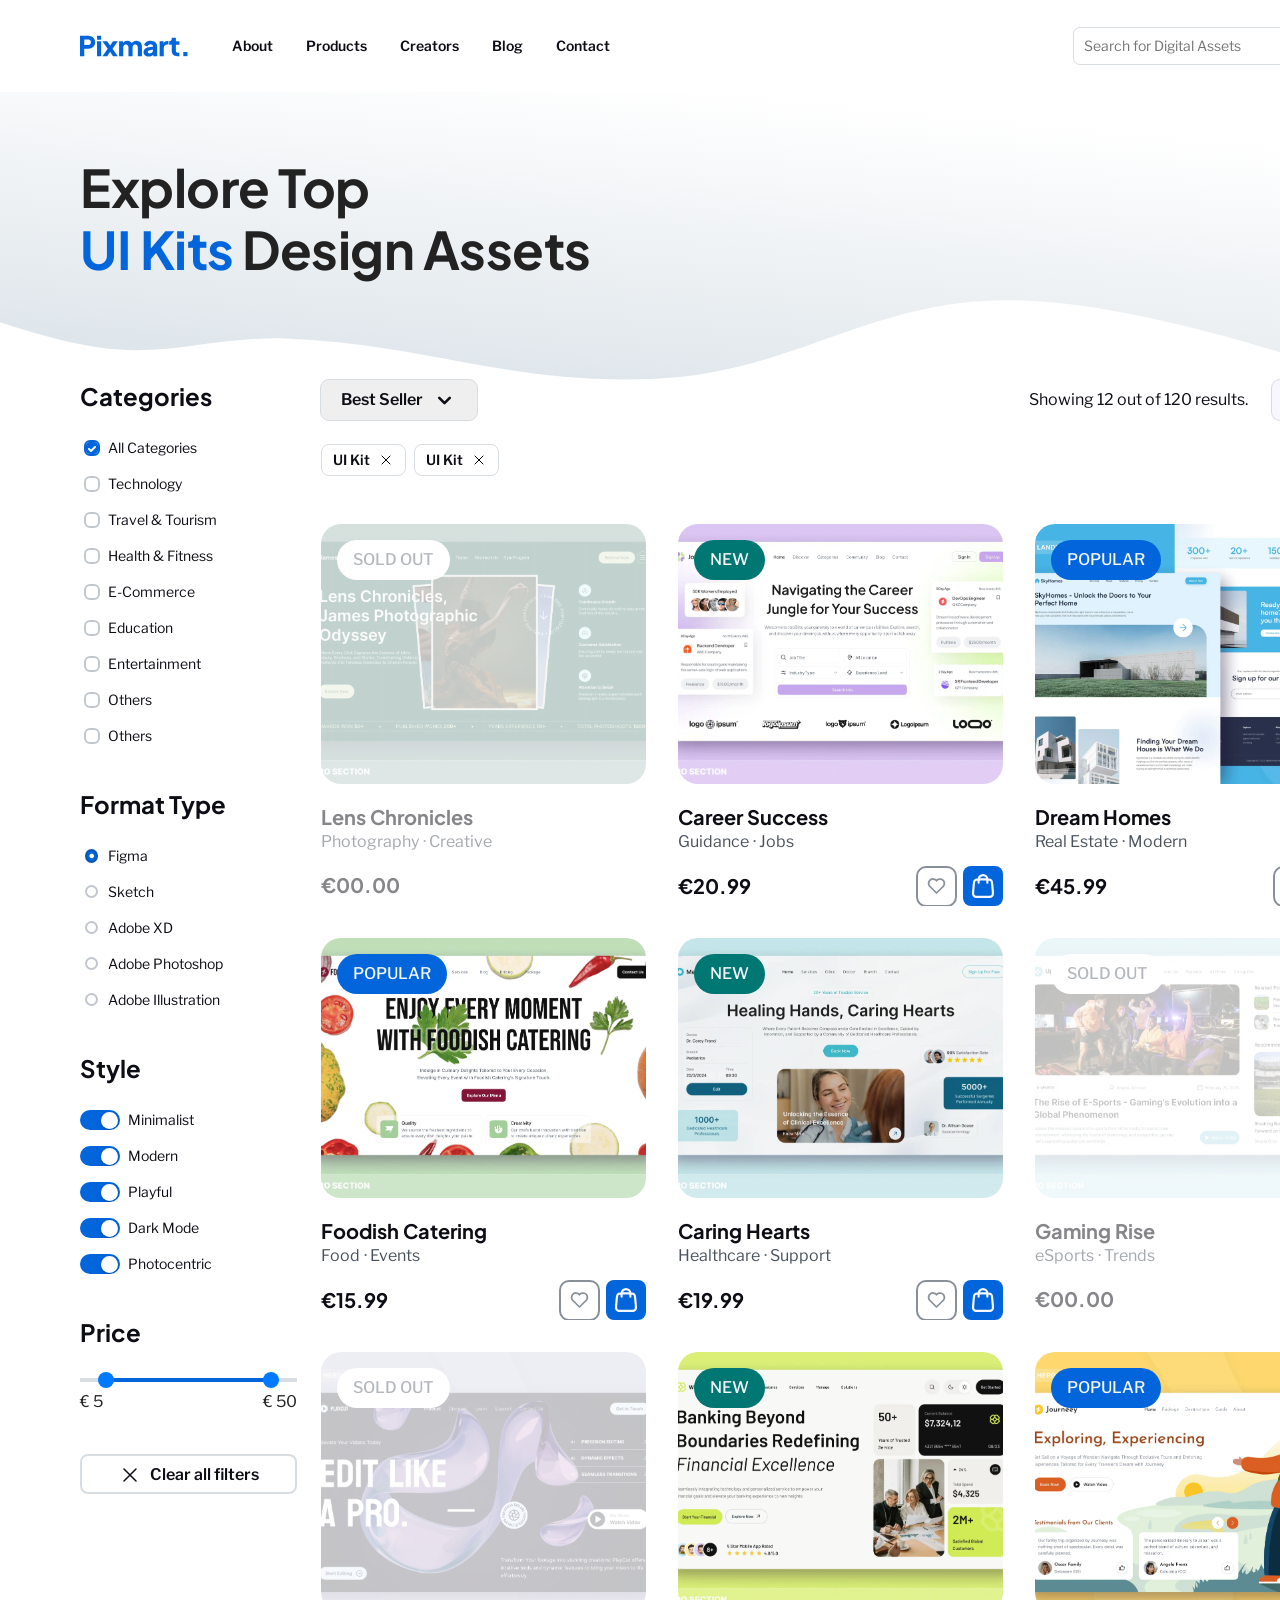
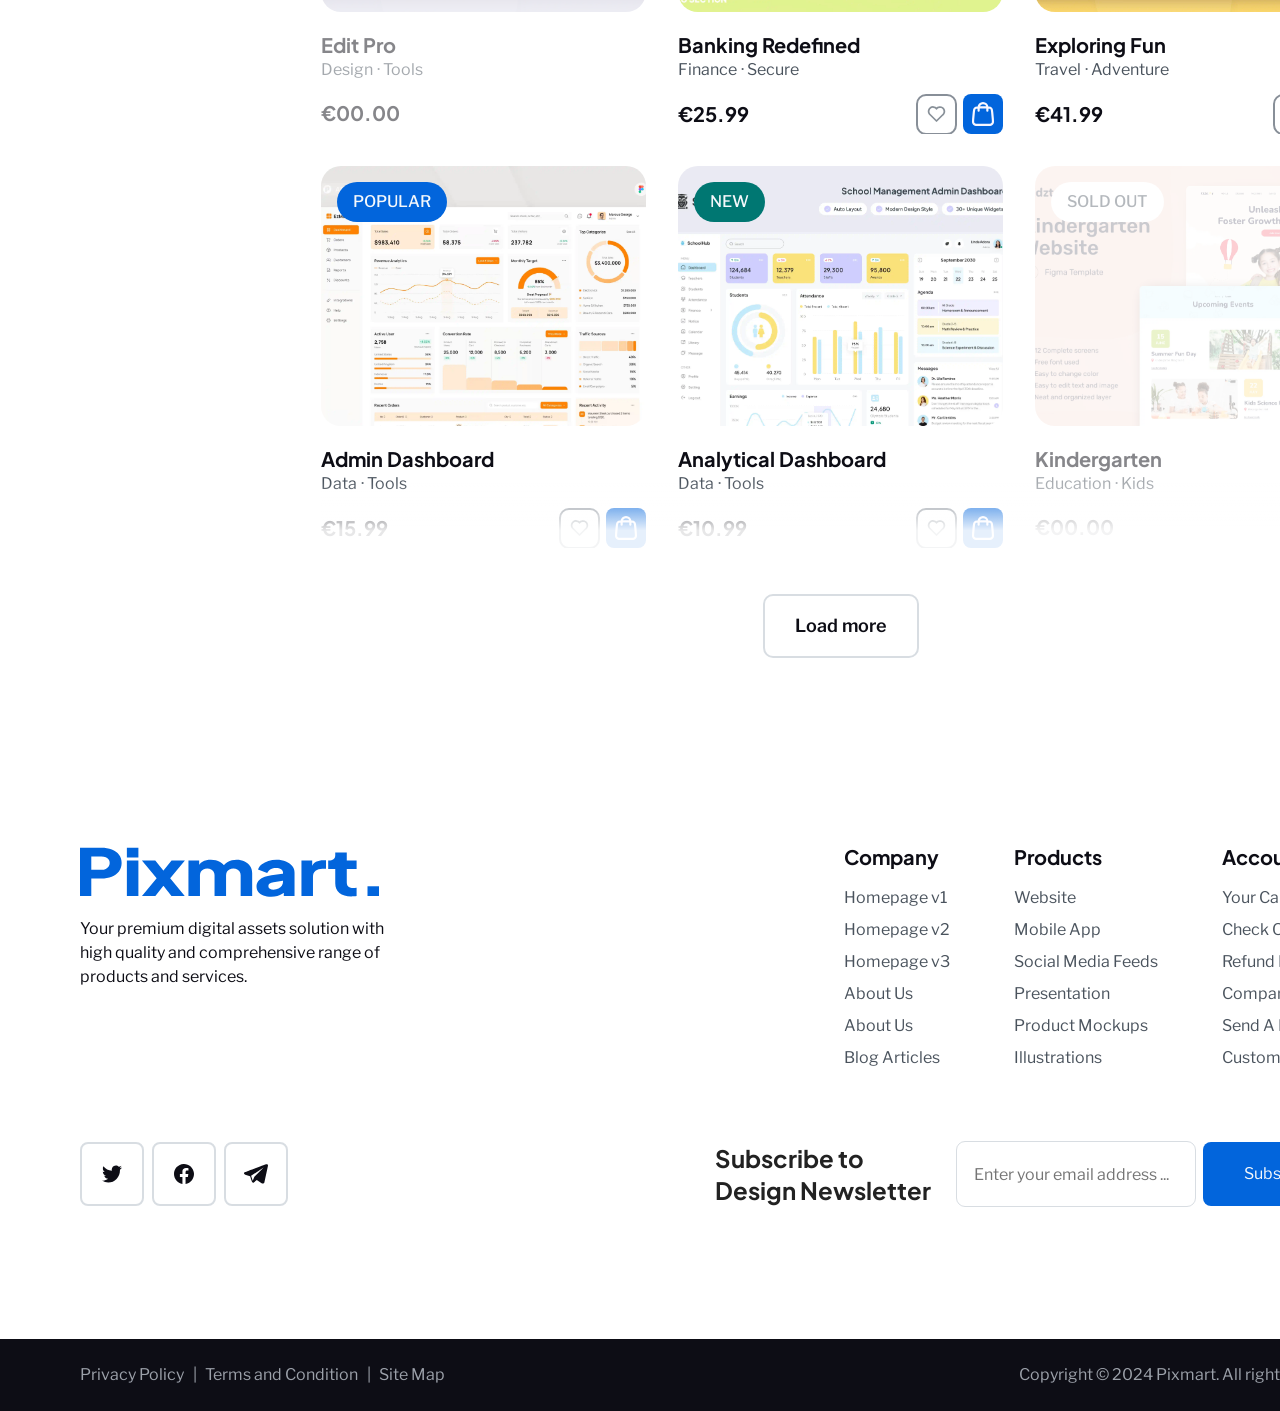
<file: catalog.html>
<!DOCTYPE html>
<html lang="en">
    <head>
        <meta charset="UTF-8">
        <meta name="viewport" content="width=device-width, initial-scale=1.0">
        <meta name="description" content="Explore Pixmart's catalog: modern website templates, presentations, and design elements for any project. Easy navigation and inspiring ready-made solutions!">
        <title>PixMart Catalog</title>
        <link rel="icon" href="img/favicons/favicon_16.png" sizes="16x16" type="image/png">
        <link rel="icon" href="img/favicons/favicon_32.png" sizes="32x32" type="image/png">
        <link rel="icon" href="img/favicons/favicon_48.png" sizes="48x48" type="image/png">
        <link rel="icon" href="img/favicons/favicon_64.png" sizes="64x64" type="image/png">
        <link rel="icon" href="img/favicons/favicon_svg.svg" sizes="any" type="image/svg+xml">
        <link rel="icon" href="img/favicons/favicon_ico.ico" type="image/x-icon">
        <link rel="preconnect" href="https://fonts.googleapis.com">
        <link rel="preconnect" href="https://fonts.gstatic.com" crossorigin>
        <link href="https://fonts.googleapis.com/css2?family=Libre+Franklin:ital,wght@0,100..900;1,100..900&family=Plus+Jakarta+Sans:ital,wght@0,200..800;1,200..800&display=swap" rel="stylesheet">
        <link rel="stylesheet" href="css/normalize.css">
        <link rel="stylesheet" href="css/style.css">
        <script src="js/double_range_input_catalog.js" defer></script>
        <meta name="color-scheme" content="light">
    </head>

    <body>
        <header class="header container">
            <a class="header__link-svg" href="index.html">
                <svg
                    class="header__logo"
                    width="108"
                    height="22"
                >
                    <use xlink:href="img/sprite.svg#pixmart-logo"></use>
                </svg>
            </a>
            <nav class="nav-menu">
                <ul class="nav-menu__list">
                    <li class="nav-menu__item">
                        <a class="nav-menu__link" href="#">about</a>
                    </li>
                    <li class="nav-menu__item">
                        <a class="nav-menu__link links" href="catalog.html">products</a>
                    </li>
                    <li class="nav-menu__item">
                        <a class="nav-menu__link links" href="#">creators</a>
                    </li>
                    <li class="nav-menu__item">
                        <a class="nav-menu__link links" href="blog_details.html">blog</a>
                    </li>
                    <li class="nav-menu__item">
                        <a class="nav-menu__link links" href="contacts.html">contact</a>
                    </li>
                </ul>
            </nav>
            <form
                action="/#"
                class="header__form"
                method="get"
                role="search"
            >
                <label class="header__form-label visually-hidden" for="id-header-search">
                    Site search input fields
                </label>
                <input
                    type="search"
                    name="header-search"
                    id="id-header-search"
                    class="header__search-filds"
                    placeholder="Search for Digital Assets"
                    required
                >
            </form>
            <a
                href="/#"
                class="header__card-button brand-color-button"
                title="Go to the Cart"
            >
                <svg
                    class="header__button-image"
                    width="24"
                    height="24"
                >
                    <use xlink:href="img/sprite.svg#cart-icon"></use>
                </svg>
            </a>
        </header>

        <main>

            <section class="catalog">
                <div class="catalog__wrap container">
                    <h1 class="catalog__heading">Explore&#160;Top
                        <span class="hero__accent">UI&#160;Kits</span>&#160;Design&#160;Assets
                    </h1>
                </div>
            </section>

            <section class="catalog__grid-wrap">
                <div class="side-filters">
                    <form
                        action="/#"
                        method="get"
                        class="side-filters__form"
                        id="id-form-filters"
                    >
                        <fieldset class="side-filters__form-categories">
                            <legend class="side-filters__form-categories-tittle">
                                Categories
                            </legend>
                            <div class="side-filters__categories-container">
                                <input
                                    type="checkbox"
                                    name="categories"
                                    id="id-all-categories"
                                    class="side-filters__categories-check-box"
                                    value="all"
                                    checked
                                >
                                <label for="id-all-categories" class="side-filters__categories-check-label">
                                    All Categories
                                </label>
                                <input
                                    type="checkbox"
                                    name="categories"
                                    id="id-technology"
                                    class="side-filters__categories-check-box"
                                    value="technology"
                                >
                                <label for="id-technology" class="side-filters__categories-check-label">
                                    Technology
                                </label>
                                <input
                                    type="checkbox"
                                    name="categories"
                                    id="id-travel-tourism"
                                    class="side-filters__categories-check-box"
                                    value="travel-tourism"
                                >
                                <label for="id-travel-tourism" class="side-filters__categories-check-label">
                                    Travel & Tourism
                                </label>
                                <input
                                    type="checkbox"
                                    name="categories"
                                    id="id-health"
                                    class="side-filters__categories-check-box"
                                    value="health"
                                >
                                <label for="id-health" class="side-filters__categories-check-label">
                                    Health & Fitness
                                </label>
                                <input
                                    type="checkbox"
                                    name="categories"
                                    id="id-e-commerce"
                                    class="side-filters__categories-check-box"
                                    value="e-commerce"
                                >
                                <label for="id-e-commerce" class="side-filters__categories-check-label">
                                    E-Commerce
                                </label>
                                <input
                                    type="checkbox"
                                    name="categories"
                                    id="id-education"
                                    class="side-filters__categories-check-box"
                                    value="education"
                                >
                                <label for="id-education" class="side-filters__categories-check-label">
                                    Education
                                </label>
                                <input
                                    type="checkbox"
                                    name="categories"
                                    id="id-entertainment"
                                    class="side-filters__categories-check-box"
                                    value="entertainment"
                                >
                                <label for="id-entertainment" class="side-filters__categories-check-label">
                                    Entertainment
                                </label>
                                <input
                                    type="checkbox"
                                    name="categories"
                                    id="id-others"
                                    class="side-filters__categories-check-box"
                                    value="others"
                                >
                                <label for="id-others" class="side-filters__categories-check-label">
                                    Others
                                </label>
                                <input
                                    type="checkbox"
                                    name="categories"
                                    id="id-others-secondary"
                                    class="side-filters__categories-check-box"
                                    value="others-secondary"
                                >
                                <label for="id-others-secondary" class="side-filters__categories-check-label">
                                    Others
                                </label>
                            </div>
                        </fieldset>
                        <fieldset class="side-filters__form-format">
                            <legend class="side-filters__form-format-tittle">
                                Format Type
                            </legend>
                            <div class="side-filters__format-container">
                                <input
                                    type="radio"
                                    name="format"
                                    id="id-figma"
                                    class="side-filters__format-radio"
                                    value="figma"
                                    checked
                                >
                                <label for="id-figma" class="side-filters__format-radio-label" tabindex="0">
                                    Figma
                                </label>
                                <input
                                    type="radio"
                                    name="format"
                                    id="id-sketch"
                                    class="side-filters__format-radio"
                                    value="sketch"
                                >
                                <label for="id-sketch" class="side-filters__format-radio-label" tabindex="0">
                                    Sketch
                                </label>
                                <input
                                    type="radio"
                                    name="format"
                                    id="id-adobe-xd"
                                    class="side-filters__format-radio"
                                    value="adobe-xd"
                                >
                                <label for="id-adobe-xd" class="side-filters__format-radio-label" tabindex="0">
                                    Adobe XD
                                </label>
                                <input
                                    type="radio"
                                    name="format"
                                    id="id-adobe-ps"
                                    class="side-filters__format-radio"
                                    value="adobe-ps"
                                >
                                <label for="id-adobe-ps" class="side-filters__format-radio-label" tabindex="0">
                                    Adobe Photoshop
                                </label>
                                <input
                                    type="radio"
                                    name="format"
                                    id="id-adobe-il"
                                    class="side-filters__format-radio"
                                    value="adobe-il"
                                >
                                <label for="id-adobe-il" class="side-filters__format-radio-label" tabindex="0">
                                    Adobe Illustration
                                </label>
                            </div>
                        </fieldset>
                        <fieldset class="side-filters__form-style">
                            <legend class="side-filters__form-style-tittle">
                                Style
                            </legend>
                            <div class="side-filters__style-wrap">
                                <div class="toggle-wrapper">
                                    <input
                                        type="checkbox"
                                        name="style"
                                        id="id-minimalist"
                                        class="side-filters__style-toggle"
                                        value="minimalist"
                                        checked
                                    >
                                    <label for="id-minimalist" class="side-filters__style-toggle-label">
                                        <span class="toggle-slider"></span>
                                        <span class="toggle-text">Minimalist</span>
                                    </label>
                                </div>
                                <div class="toggle-wrapper">
                                    <input
                                        type="checkbox"
                                        name="style"
                                        id="id-modern"
                                        class="side-filters__style-toggle"
                                        value="modern"
                                        checked
                                    >
                                    <label for="id-modern" class="side-filters__style-toggle-label">
                                        <span class="toggle-slider"></span>
                                        <span class="toggle-text">Modern</span>
                                    </label>
                                </div>
                                <div class="toggle-wrapper">
                                    <input
                                        type="checkbox"
                                        name="style"
                                        id="id-playful"
                                        class="side-filters__style-toggle"
                                        value="playful"
                                        checked
                                    >
                                    <label for="id-playful" class="side-filters__style-toggle-label">
                                        <span class="toggle-slider"></span>
                                        <span class="toggle-text">Playful</span>
                                    </label>
                                </div>
                                <div class="toggle-wrapper">
                                    <input
                                        type="checkbox"
                                        name="style"
                                        id="id-dark-mode"
                                        class="side-filters__style-toggle"
                                        value="dark-mode"
                                        checked
                                    >
                                    <label for="id-dark-mode" class="side-filters__style-toggle-label">
                                        <span class="toggle-slider"></span>
                                        <span class="toggle-text">Dark Mode</span>
                                    </label>
                                </div>
                                <div class="toggle-wrapper">
                                    <input
                                        type="checkbox"
                                        name="style"
                                        id="id-photocentric"
                                        class="side-filters__style-toggle"
                                        value="photocentric"
                                        checked
                                    >
                                    <label for="id-photocentric" class="side-filters__style-toggle-label">
                                        <span class="toggle-slider"></span>
                                        <span class="toggle-text">Photocentric</span>
                                    </label>
                                </div>
                            </div>
                        </fieldset>
                        <fieldset class="side-filters__form-price">
                            <legend class="side-filters__form-style-price">Price</legend>
                            <div class="side-filters__form-range-wrap">
                                <label for="id-min-range" class="side-filters__form-range-label visually-hidden">
                                    Min Price
                                </label>
                                <input
                                    type="range"
                                    min="0"
                                    max="55"
                                    value="5"
                                    id="id-min-range"
                                    name="min-range"
                                    class="side-filters__form-range-min"
                                >
                                <label for="id-max-range" class="side-filters__form-range-label visually-hidden">
                                    Max Price
                                </label>
                                <input
                                    type="range"
                                    min="0"
                                    max="55"
                                    value="50"
                                    id="id-max-range"
                                    name="max-range"
                                    class="side-filters__form-range-max"
                                >
                                <div class="side-filters__form-range-track"></div>
                            </div>
                            <div class="side-filters__form-range-values-wrap">
                                <p class="side-filters__form-range-value">
                                    € <span id="min-value" class="side-filters__form-range-numbers">5</span>
                                </p>
                                <p class="side-filters__form-range-value">
                                    € <span id="max-value" class="side-filters__form-range-numbers">50</span>
                                </p>
                            </div>
                        </fieldset>
                        <button type="reset" class="side-filters__form-reset brand-light-color-button">
                            <svg
                                class="side-filters__form-reset-img"
                                width="15"
                                height="14"
                            >
                                <use xlink:href="img/sprite.svg#cancer-ico"></use>
                            </svg>
                            Clear all filters
                        </button>
                    </form>
                </div>
                <div class="content">
                    <div class="content__filters-buttons">
                        <form
                                class="content__filters-view"
                                action="/#"
                                method="get"
                                id="id-filters-view"
                            >
                            <div class="content__filters-view-wrap">
                                <div class="content__filters-select-input-wrap">
                                    <label for="id-sort-by" class="content__filters-select-tittle visually-hidden">
                                        Sort by
                                    </label>
                                    <select
                                        name="sort-by"
                                        id="id-sort-by"
                                        class="content__filters-select-input"
                                    >
                                        <option value="best-seller" class="content__filters-select-item">
                                            Best Seller
                                        </option>
                                        <option value="newest" class="content__filters-select-item">
                                            Newest
                                        </option>
                                        <option value="price" class="content__filters-select-item">
                                            Price
                                        </option>
                                        <option value="lorem" class="content__filters-select-item">
                                            Lorem
                                        </option>
                                    </select>
                                </div>
                                <div class="content__view">
                                    <p class="content__filter-results">
                                        Showing
                                        <span class="content__results-shown" id="results-shown">12</span>
                                        out of
                                        <span class="content__results-of" id="results-of">120</span>
                                        results.
                                    </p>
                                    <button
                                        type="button"
                                        class="content__view-button"
                                        aria-controls="id-content__product-list"
                                        aria-label="button for show grid"
                                        title="show in grid"
                                        data-action=""
                                        id="id-product-grid"
                                    >
                                        <svg
                                            class="content__view-button-img"
                                            width="24"
                                            height="24"
                                            aria-hidden="true"
                                        >
                                            <use xlink:href="img/sprite.svg#grid-ico"></use>
                                        </svg>
                                    </button>
                                    <button
                                        type="button"
                                        class="content__view-button"
                                        aria-controls="id-content__product-list"
                                        aria-label="button for show list"
                                        title="show in list"
                                        data-action=""
                                        id="id-product-list"
                                    >
                                        <svg
                                            class="content__view-button-img"
                                            width="24"
                                            height="24"
                                            aria-hidden="true"
                                        >
                                            <use xlink:href="img/sprite.svg#list-ico"></use>
                                        </svg>
                                    </button>
                                </div>
                            </div>
                            <ul class="content__tags-list">
                                <li class="content__tag-item">
                                    UI Kit
                                    <button
                                        type="button"
                                        class="content__tag-button"
                                        id="id-ui-kit"
                                        form="id-form-filters"
                                        aria-label="remove tag"
                                    >
                                        <svg
                                            class="content__view-tag-img"
                                            width="16"
                                            height="16"
                                            aria-hidden="true"
                                        >
                                            <use xlink:href="img/sprite.svg#cancer-ico"></use>
                                        </svg>
                                    </button>
                                </li>
                                <li class="content__tag-item">
                                    UI Kit
                                    <button
                                        type="button"
                                        class="content__tag-button"
                                        id="id-ui-kit-second"
                                        form="id-form-filters"
                                        aria-label="remove tag"
                                    >
                                        <svg
                                            class="content__view-tag-img"
                                            width="16"
                                            height="16"
                                            aria-hidden="true"
                                        >
                                            <use xlink:href="img/sprite.svg#cancer-ico"></use>
                                        </svg>
                                    </button>
                                </li>
                            </ul>
                        </form>
                    </div>
                    <div class="content__product-list" id="id-content__product-list">
                        <article class="content__card sold_out">
                            <a href="#" class="content__card-link">
                                <img
                                    src="img/lens_chronicles.webp"
                                    alt="figma design previous for Lens Chronicles"
                                    class="content__card-preview"
                                    width="325"
                                    height="260"
                                >
                                <h2 class="content__card-title">Lens Chronicles</h2>
                            </a>
                            <div class="content__card-description">
                                <p class="content__cards-category">Photography</p>
                                <p class="content__cards-category">Creative</p>
                            </div>
                            <div class="content__price-buttons">
                                <p class="content__price">€00.00</p>
                                <div class="content__buttons-container">
                                    <button
                                        class="content__button brand-light-color-button"
                                        type="button"
                                        data-card-id="1" 
                                        aria-label="add to favorites"
                                    >
                                        <svg
                                            class="content__buttons-img"
                                            width="24"
                                            height="24"
                                            aria-hidden="true"
                                        >
                                            <use xlink:href="img/sprite.svg#favorite-ico"></use>
                                        </svg>
                                    </button>
                                    <button
                                        class="content__button-cart brand-color-button"
                                        type="button"
                                        data-card-id="a1"
                                        aria-label="add to cart"
                                    >
                                        <svg
                                            class="content__buttons-img"
                                            width="24"
                                            height="24"
                                            aria-hidden="true"
                                        >
                                            <use xlink:href="img/sprite.svg#cart-icon"></use>
                                        </svg>
                                    </button>
                                </div>
                            </div>
                        </article>

                        <article class="content__card new_item">
                            <a href="#" class="content__card-link">
                                <img
                                    src="img/career_success.webp"
                                    alt="figma design previous for Career Success"
                                    class="content__card-preview"
                                    width="325"
                                    height="260"
                                >
                                <h2 class="content__card-title">Career Success</h2>
                            </a>
                            <div class="content__card-description">
                                <p class="content__cards-category">Guidance</p>
                                <p class="content__cards-category">Jobs</p>
                            </div>
                            <div class="content__price-buttons">
                                <p class="content__price">€20.99</p>
                                <div class="content__buttons-container">
                                    <button
                                        class="content__button brand-light-color-button"
                                        type="button"
                                        data-card-id="2" 
                                        aria-label="add to favorites"
                                    >
                                        <svg
                                            class="content__buttons-img"
                                            width="24"
                                            height="24"
                                            aria-hidden="true"
                                        >
                                            <use xlink:href="img/sprite.svg#favorite-ico"></use>
                                        </svg>
                                    </button>
                                    <button
                                        class="content__button-cart brand-color-button"
                                        type="button"
                                        data-card-id="a2"
                                        aria-label="add to cart"
                                    >
                                        <svg
                                            class="content__buttons-img"
                                            width="24"
                                            height="24"
                                            aria-hidden="true"
                                        >
                                            <use xlink:href="img/sprite.svg#cart-icon"></use>
                                        </svg>
                                    </button>
                                </div>
                            </div>
                        </article>

                        <article class="content__card top_item">
                            <a href="#" class="content__card-link">
                                <img
                                    src="img/real_estate.webp"
                                    alt="figma design previous for Dream Homes"
                                    class="content__card-preview"
                                    width="325"
                                    height="260"
                                >
                                <h2 class="content__card-title">Dream Homes</h2>
                            </a>
                            <div class="content__card-description">
                                <p class="content__cards-category">Real Estate</p>
                                <p class="content__cards-category">Modern</p>
                            </div>
                            <div class="content__price-buttons">
                                <p class="content__price">€45.99</p>
                                <div class="content__buttons-container">
                                    <button
                                        class="content__button brand-light-color-button"
                                        type="button"
                                        data-card-id="3" 
                                        aria-label="add to favorites"
                                    >
                                        <svg
                                            class="content__buttons-img"
                                            width="24"
                                            height="24"
                                            aria-hidden="true"
                                        >
                                            <use xlink:href="img/sprite.svg#favorite-ico"></use>
                                        </svg>
                                    </button>
                                    <button
                                        class="content__button-cart brand-color-button"
                                        type="button"
                                        data-card-id="a3"
                                        aria-label="add to cart"
                                    >
                                        <svg
                                            class="content__buttons-img"
                                            width="24"
                                            height="24"
                                            aria-hidden="true"
                                        >
                                            <use xlink:href="img/sprite.svg#cart-icon"></use>
                                        </svg>
                                    </button>
                                </div>
                            </div>
                        </article>

                        <article class="content__card top_item">
                            <a href="#" class="content__card-link">
                                <img
                                    src="img/foodish_delight.webp"
                                    alt="figma design previous for Foodish Catering"
                                    class="content__card-preview"
                                    width="325"
                                    height="260"
                                >
                                <h2 class="content__card-title">Foodish Catering</h2>
                            </a>
                            <div class="content__card-description">
                                <p class="content__cards-category">Food</p>
                                <p class="content__cards-category">Events</p>
                            </div>
                            <div class="content__price-buttons">
                                <p class="content__price">€15.99</p>
                                <div class="content__buttons-container">
                                    <button
                                        class="content__button brand-light-color-button"
                                        type="button"
                                        data-card-id="4" 
                                        aria-label="add to favorites"
                                    >
                                        <svg
                                            class="content__buttons-img"
                                            width="24"
                                            height="24"
                                            aria-hidden="true"
                                        >
                                            <use xlink:href="img/sprite.svg#favorite-ico"></use>
                                        </svg>
                                    </button>
                                    <button
                                        class="content__button-cart brand-color-button"
                                        type="button"
                                        data-card-id="a4"
                                        aria-label="add to cart"
                                    >
                                        <svg
                                            class="content__buttons-img"
                                            width="24"
                                            height="24"
                                            aria-hidden="true"
                                        >
                                            <use xlink:href="img/sprite.svg#cart-icon"></use>
                                        </svg>
                                    </button>
                                </div>
                            </div>
                        </article>

                        <article class="content__card new_item">
                            <a href="#" class="content__card-link">
                                <img
                                    src="img/healthcare_pro.webp"
                                    alt="figma design previous for Caring Hearts"
                                    class="content__card-preview"
                                    width="325"
                                    height="260"
                                >
                                <h2 class="content__card-title">Caring Hearts</h2>
                            </a>
                            <div class="content__card-description">
                                <p class="content__cards-category">Healthcare</p>
                                <p class="content__cards-category">Support</p>
                            </div>
                            <div class="content__price-buttons">
                                <p class="content__price">€19.99</p>
                                <div class="content__buttons-container">
                                    <button
                                        class="content__button brand-light-color-button"
                                        type="button"
                                        data-card-id="5" 
                                        aria-label="add to favorites"
                                    >
                                        <svg
                                            class="content__buttons-img"
                                            width="24"
                                            height="24"
                                            aria-hidden="true"
                                        >
                                            <use xlink:href="img/sprite.svg#favorite-ico"></use>
                                        </svg>
                                    </button>
                                    <button
                                        class="content__button-cart brand-color-button"
                                        type="button"
                                        data-card-id="a5"
                                        aria-label="add to cart"
                                    >
                                        <svg
                                            class="content__buttons-img"
                                            width="24"
                                            height="24"
                                            aria-hidden="true"
                                        >
                                            <use xlink:href="img/sprite.svg#cart-icon"></use>
                                        </svg>
                                    </button>
                                </div>
                            </div>
                        </article>

                        <article class="content__card sold_out">
                            <a href="#" class="content__card-link">
                                <img
                                    src="img/gaming_rise.webp"
                                    alt="figma design previous for Gaming Rise"
                                    class="content__card-preview"
                                    width="325"
                                    height="260"
                                >
                                <h2 class="content__card-title">Gaming Rise</h2>
                            </a>
                            <div class="content__card-description">
                                <p class="content__cards-category">eSports</p>
                                <p class="content__cards-category">Trends</p>
                            </div>
                            <div class="content__price-buttons">
                                <p class="content__price">€00.00</p>
                                <div class="content__buttons-container">
                                    <button
                                        class="content__button brand-light-color-button"
                                        type="button"
                                        data-card-id="6" 
                                        aria-label="add to favorites"
                                    >
                                        <svg
                                            class="content__buttons-img"
                                            width="24"
                                            height="24"
                                            aria-hidden="true"
                                        >
                                            <use xlink:href="img/sprite.svg#favorite-ico"></use>
                                        </svg>
                                    </button>
                                    <button
                                        class="content__button-cart brand-color-button"
                                        type="button"
                                        data-card-id="a6"
                                        aria-label="add to cart"
                                    >
                                        <svg
                                            class="content__buttons-img"
                                            width="24"
                                            height="24"
                                            aria-hidden="true"
                                        >
                                            <use xlink:href="img/sprite.svg#cart-icon"></use>
                                        </svg>
                                    </button>
                                </div>
                            </div>
                        </article>

                        <article class="content__card sold_out">
                            <a href="#" class="content__card-link">
                                <img
                                    src="img/edit_pro.webp"
                                    alt="figma design previous for Edit Pro"
                                    class="content__card-preview"
                                    width="325"
                                    height="260"
                                >
                                <h2 class="content__card-title">Edit Pro</h2>
                            </a>
                            <div class="content__card-description">
                                <p class="content__cards-category">Design</p>
                                <p class="content__cards-category">Tools</p>
                            </div>
                            <div class="content__price-buttons">
                                <p class="content__price">€00.00</p>
                                <div class="content__buttons-container">
                                    <button
                                        class="content__button brand-light-color-button"
                                        type="button"
                                        data-card-id="7" 
                                        aria-label="add to favorites"
                                    >
                                        <svg
                                            class="content__buttons-img"
                                            width="24"
                                            height="24"
                                            aria-hidden="true"
                                        >
                                            <use xlink:href="img/sprite.svg#favorite-ico"></use>
                                        </svg>
                                    </button>
                                    <button
                                        class="content__button-cart brand-color-button"
                                        type="button"
                                        data-card-id="a7"
                                        aria-label="add to cart"
                                    >
                                        <svg
                                            class="content__buttons-img"
                                            width="24"
                                            height="24"
                                            aria-hidden="true"
                                        >
                                            <use xlink:href="img/sprite.svg#cart-icon"></use>
                                        </svg>
                                    </button>
                                </div>
                            </div>
                        </article>

                        <article class="content__card new_item">
                            <a href="#" class="content__card-link">
                                <img
                                    src="img/banking_redefined.webp"
                                    alt="figma design previous for Banking Redefined"
                                    class="content__card-preview"
                                    width="325"
                                    height="260"
                                >
                                <h2 class="content__card-title">Banking Redefined</h2>
                            </a>
                            <div class="content__card-description">
                                <p class="content__cards-category">Finance</p>
                                <p class="content__cards-category">Secure</p>
                            </div>
                            <div class="content__price-buttons">
                                <p class="content__price">€25.99</p>
                                <div class="content__buttons-container">
                                    <button
                                        class="content__button brand-light-color-button"
                                        type="button"
                                        data-card-id="8" 
                                        aria-label="add to favorites"
                                    >
                                        <svg
                                            class="content__buttons-img"
                                            width="24"
                                            height="24"
                                            aria-hidden="true"
                                        >
                                            <use xlink:href="img/sprite.svg#favorite-ico"></use>
                                        </svg>
                                    </button>
                                    <button
                                        class="content__button-cart brand-color-button"
                                        type="button"
                                        data-card-id="a8"
                                        aria-label="add to cart"
                                    >
                                        <svg
                                            class="content__buttons-img"
                                            width="24"
                                            height="24"
                                            aria-hidden="true"
                                        >
                                            <use xlink:href="img/sprite.svg#cart-icon"></use>
                                        </svg>
                                    </button>
                                </div>
                            </div>
                        </article>

                        <article class="content__card top_item">
                            <a href="#" class="content__card-link">
                                <img
                                    src="img/travel_hero.webp"
                                    alt="figma design previous for Exploring Fun"
                                    class="content__card-preview"
                                    width="325"
                                    height="260"
                                >
                                <h2 class="content__card-title">Exploring Fun</h2>
                            </a>
                            <div class="content__card-description">
                                <p class="content__cards-category">Travel</p>
                                <p class="content__cards-category">Adventure</p>
                            </div>
                            <div class="content__price-buttons">
                                <p class="content__price">€41.99</p>
                                <div class="content__buttons-container">
                                    <button
                                        class="content__button brand-light-color-button"
                                        type="button"
                                        data-card-id="9" 
                                        aria-label="add to favorites"
                                    >
                                        <svg
                                            class="content__buttons-img"
                                            width="24"
                                            height="24"
                                            aria-hidden="true"
                                        >
                                            <use xlink:href="img/sprite.svg#favorite-ico"></use>
                                        </svg>
                                    </button>
                                    <button
                                        class="content__button-cart brand-color-button"
                                        type="button"
                                        data-card-id="a9"
                                        aria-label="add to cart"
                                    >
                                        <svg
                                            class="content__buttons-img"
                                            width="24"
                                            height="24"
                                            aria-hidden="true"
                                        >
                                            <use xlink:href="img/sprite.svg#cart-icon"></use>
                                        </svg>
                                    </button>
                                </div>
                            </div>
                        </article>

                        <article class="content__card top_item">
                            <a href="#" class="content__card-link">
                                <img
                                    src="img/admin_dashboard.webp"
                                    alt="figma design previous for Admin Dashboard"
                                    class="content__card-preview"
                                    width="325"
                                    height="260"
                                >
                                <h2 class="content__card-title">Admin Dashboard</h2>
                            </a>
                            <div class="content__card-description">
                                <p class="content__cards-category">Data</p>
                                <p class="content__cards-category">Tools</p>
                            </div>
                            <div class="content__price-buttons">
                                <p class="content__price">€15.99</p>
                                <div class="content__buttons-container">
                                    <button
                                        class="content__button brand-light-color-button"
                                        type="button"
                                        data-card-id="10" 
                                        aria-label="add to favorites"
                                    >
                                        <svg
                                            class="content__buttons-img"
                                            width="24"
                                            height="24"
                                            aria-hidden="true"
                                        >
                                            <use xlink:href="img/sprite.svg#favorite-ico"></use>
                                        </svg>
                                    </button>
                                    <button
                                        class="content__button-cart brand-color-button"
                                        type="button"
                                        data-card-id="a10"
                                        aria-label="add to cart"
                                    >
                                        <svg
                                            class="content__buttons-img"
                                            width="24"
                                            height="24"
                                            aria-hidden="true"
                                        >
                                            <use xlink:href="img/sprite.svg#cart-icon"></use>
                                        </svg>
                                    </button>
                                </div>
                            </div>
                        </article>

                        <article class="content__card new_item">
                            <a href="#" class="content__card-link">
                                <img
                                    src="img/analytical_dashboard.webp"
                                    alt="figma design previous for Analytical Dashboard"
                                    class="content__card-preview"
                                    width="325"
                                    height="260"
                                >
                                <h2 class="content__card-title">Analytical Dashboard</h2>
                            </a>
                            <div class="content__card-description">
                                <p class="content__cards-category">Data</p>
                                <p class="content__cards-category">Tools</p>
                            </div>
                            <div class="content__price-buttons">
                                <p class="content__price">€10.99</p>
                                <div class="content__buttons-container">
                                    <button
                                        class="content__button brand-light-color-button"
                                        type="button"
                                        data-card-id="11"
                                        aria-label="add to favorites"
                                    >
                                        <svg
                                            class="content__buttons-img"
                                            width="24"
                                            height="24"
                                            aria-hidden="true"
                                        >
                                            <use xlink:href="img/sprite.svg#favorite-ico"></use>
                                        </svg>
                                    </button>
                                    <button
                                        class="content__button-cart brand-color-button"
                                        type="button"
                                        data-card-id="a11"
                                        aria-label="add to cart"
                                    >
                                        <svg
                                            class="content__buttons-img"
                                            width="24"
                                            height="24"
                                            aria-hidden="true"
                                        >
                                            <use xlink:href="img/sprite.svg#cart-icon"></use>
                                        </svg>
                                    </button>
                                </div>
                            </div>
                        </article>

                        <article class="content__card sold_out">
                            <a href="#" class="content__card-link">
                                <img
                                    src="img/kindergarten.webp"
                                    alt="figma design previous for Kindergarten"
                                    class="content__card-preview"
                                    width="325"
                                    height="260"
                                >
                                <h2 class="content__card-title">Kindergarten</h2>
                            </a>
                            <div class="content__card-description">
                                <p class="content__cards-category">Education</p>
                                <p class="content__cards-category">Kids</p>
                            </div>
                            <div class="content__price-buttons">
                                <p class="content__price">€00.00</p>
                                <div class="content__buttons-container">
                                    <button
                                        class="content__button brand-light-color-button"
                                        type="button"
                                        data-card-id="12" 
                                        aria-label="add to favorites"
                                    >
                                        <svg
                                            class="content__buttons-img"
                                            width="24"
                                            height="24"
                                            aria-hidden="true"
                                        >
                                            <use xlink:href="img/sprite.svg#favorite-ico"></use>
                                        </svg>
                                    </button>
                                    <button
                                        class="content__button-cart brand-color-button"
                                        type="button"
                                        data-card-id="a12"
                                        aria-label="add to cart"
                                    >
                                        <svg
                                            class="content__buttons-img"
                                            width="24"
                                            height="24"
                                            aria-hidden="true"
                                        >
                                            <use xlink:href="img/sprite.svg#cart-icon"></use>
                                        </svg>
                                    </button>
                                </div>
                            </div>
                        </article>
                    </div>
                    <button
                        type="button"
                        class="content__action-button brand-light-color-button"
                        aria-controls="id-content__product-list"
                        aria-label="button for show more items"
                        title="Load more"
                        data-action=""
                        id="id-product-load-more"
                    >
                        Load more
                    </button>
                </div>
            </section>
        </main>

        <footer class="footer">
            <div class="footer__main-wrap container">
                <div class="footer__content">
                    <div class="footer__logo-description-wrap">
                        <a href="index.html" class="footer__logo-home-link">
                            <svg
                                class="footer__logo"
                                width="300"
                                height="50.19"
                            >
                                <use xlink:href="img/sprite.svg#pixmart-logo"></use>
                            </svg>
                        </a>
                        <p class="footer__logo-description">Your premium digital assets solution with high  quality and comprehensive range of products and services.</p>
                    </div>
                    <div class="footer__links-sections">
                        <section class="footer__links-lists">
                            <h2 class="footer__list-header">Company</h2>
                            <ul class="footer__list">
                                <li class="footer__links-lists-items">
                                    <a href="#" class="footer__links">Homepage v1</a>
                                </li>
                                <li class="footer__links-lists-items">
                                    <a href="#" class="footer__links">Homepage v2</a>
                                </li>
                                <li class="footer__links-lists-items">
                                    <a href="#" class="footer__links">Homepage v3</a>
                                </li>
                                <li class="footer__links-lists-items">
                                    <a href="#" class="footer__links">About Us</a>
                                </li>
                                <li class="footer__links-lists-items">
                                    <a href="#" class="footer__links">About Us</a>
                                </li>
                                <li class="footer__links-lists-items">
                                    <a href="blog_details.html" class="footer__links">Blog Articles</a>
                                </li>
                            </ul>
                        </section>

                        <section class="footer__links-lists">
                            <h2 class="footer__list-header">Products</h2>
                            <ul class="footer__list">
                                <li class="footer__links-lists-items">
                                    <a href="catalog.html" class="footer__links">Website</a>
                                </li>
                                <li class="footer__links-lists-items">
                                    <a href="#" class="footer__links">Mobile App</a>
                                </li>
                                <li class="footer__links-lists-items">
                                    <a href="#" class="footer__links">Social Media Feeds</a>
                                </li>
                                <li class="footer__links-lists-items">
                                    <a href="#" class="footer__links">Presentation</a>
                                </li>
                                <li class="footer__links-lists-items">
                                    <a href="#" class="footer__links">Product Mockups</a>
                                </li>
                                <li class="footer__links-lists-items">
                                    <a href="#" class="footer__links">Illustrations</a>
                                </li>
                            </ul>
                        </section>

                        <section class="footer__links-lists">
                            <h2 class="footer__list-header">Account</h2>
                            <ul class="footer__list">
                                <li class="footer__links-lists-items">
                                    <a href="#" class="footer__links">Your Cart</a>
                                </li>
                                <li class="footer__links-lists-items">
                                    <a href="#" class="footer__links">Check Out</a>
                                </li>
                                <li class="footer__links-lists-items">
                                    <a href="#" class="footer__links">Refund Policy</a>
                                </li>
                                <li class="footer__links-lists-items">
                                    <a href="#" class="footer__links">Company Policy</a>
                                </li>
                                <li class="footer__links-lists-items">
                                    <a href="contacts.html" class="footer__links">Send A Message</a>
                                </li>
                                <li class="footer__links-lists-items">
                                    <a href="#" class="footer__links">Customer Support</a>
                                </li>
                            </ul>
                        </section>

                    </div>
                </div>
                <div class="newsletter">
                    <ul class="footer__social-media-list">
                        <li class="footer__social-media-item">
                            <a
                                href="#"
                                class="footer__social-media-links brand-light-color-button"
                                target="_blank"
                                rel="noopener noreferrer"
                            >
                                <svg
                                    class="footer__social-media-icon"
                                    width="24"
                                    height="24"
                                >
                                    <use xlink:href="img/sprite.svg#x-twitter-ico"></use>
                                </svg>
                            </a>
                        </li>
                        <li class="footer__social-media-item">
                            <a
                                href="#"
                                class="footer__social-media-links brand-light-color-button"
                                target="_blank"
                                rel="noopener noreferrer"
                            >
                            <svg
                                class="footer__social-media-icon"
                                width="24"
                                height="24"
                            >
                                <use xlink:href="img/sprite.svg#facebook-ico"></use>
                            </svg>
                            </a>
                        </li>
                        <li class="footer__social-media-item">
                            <a
                                href="#"
                                class="footer__social-media-links brand-light-color-button"
                                target="_blank"
                                rel="noopener noreferrer"
                            >
                            <svg
                                class="footer__social-media-icon"
                                width="24"
                                height="24"
                            >
                                <use xlink:href="img/sprite.svg#telegram"></use>
                            </svg>
                            </a>
                        </li>
                    </ul>
                    <form
                        action="#"
                        method="post"
                        class="newsletter__form"
                    >
                        <label for="id-footer-user-email" class="newsletter__form-label">
                            Subscribe to Design Newsletter
                        </label>
                        <input
                            type="email"
                            name="footer-user-email"
                            id="id-footer-user-email"
                            class="newsletter__email-input"
                            placeholder="Enter your email address ..."
                            required
                            pattern="[a-z0-9._%+-]+@[a-z0-9.-]+\.[a-z]{2,}$"
                        >
                        <button type="submit" class="newsletter__form-button brand-color-button">
                            Subscribe
                        </button>
                    </form>
                </div>
            </div>
            <div class="footer__bottom-bar">
                <div class="footer__copyright-container  container">
                    <nav class="footer__copyright-navigation">
                        <ul class="footer__copyright-list">
                            <li class="footer__copyright-item">
                                <a href="#" class="footer__copyright-links">Privacy Policy</a>
                            </li>
                            <li class="footer__copyright-item">
                                <a href="#" class="footer__copyright-links">Terms and Condition</a>
                            </li>
                            <li class="footer__copyright-item">
                                <a href="#" class="footer__copyright-links">Site Map</a>
                            </li>
                        </ul>
                    </nav>
                    <p class="footer__copyright">Copyright &copy; 2024 Pixmart. All rights reserved.</p>
                </div>
            </div>
        </footer>
    </body>
</html>
</file>
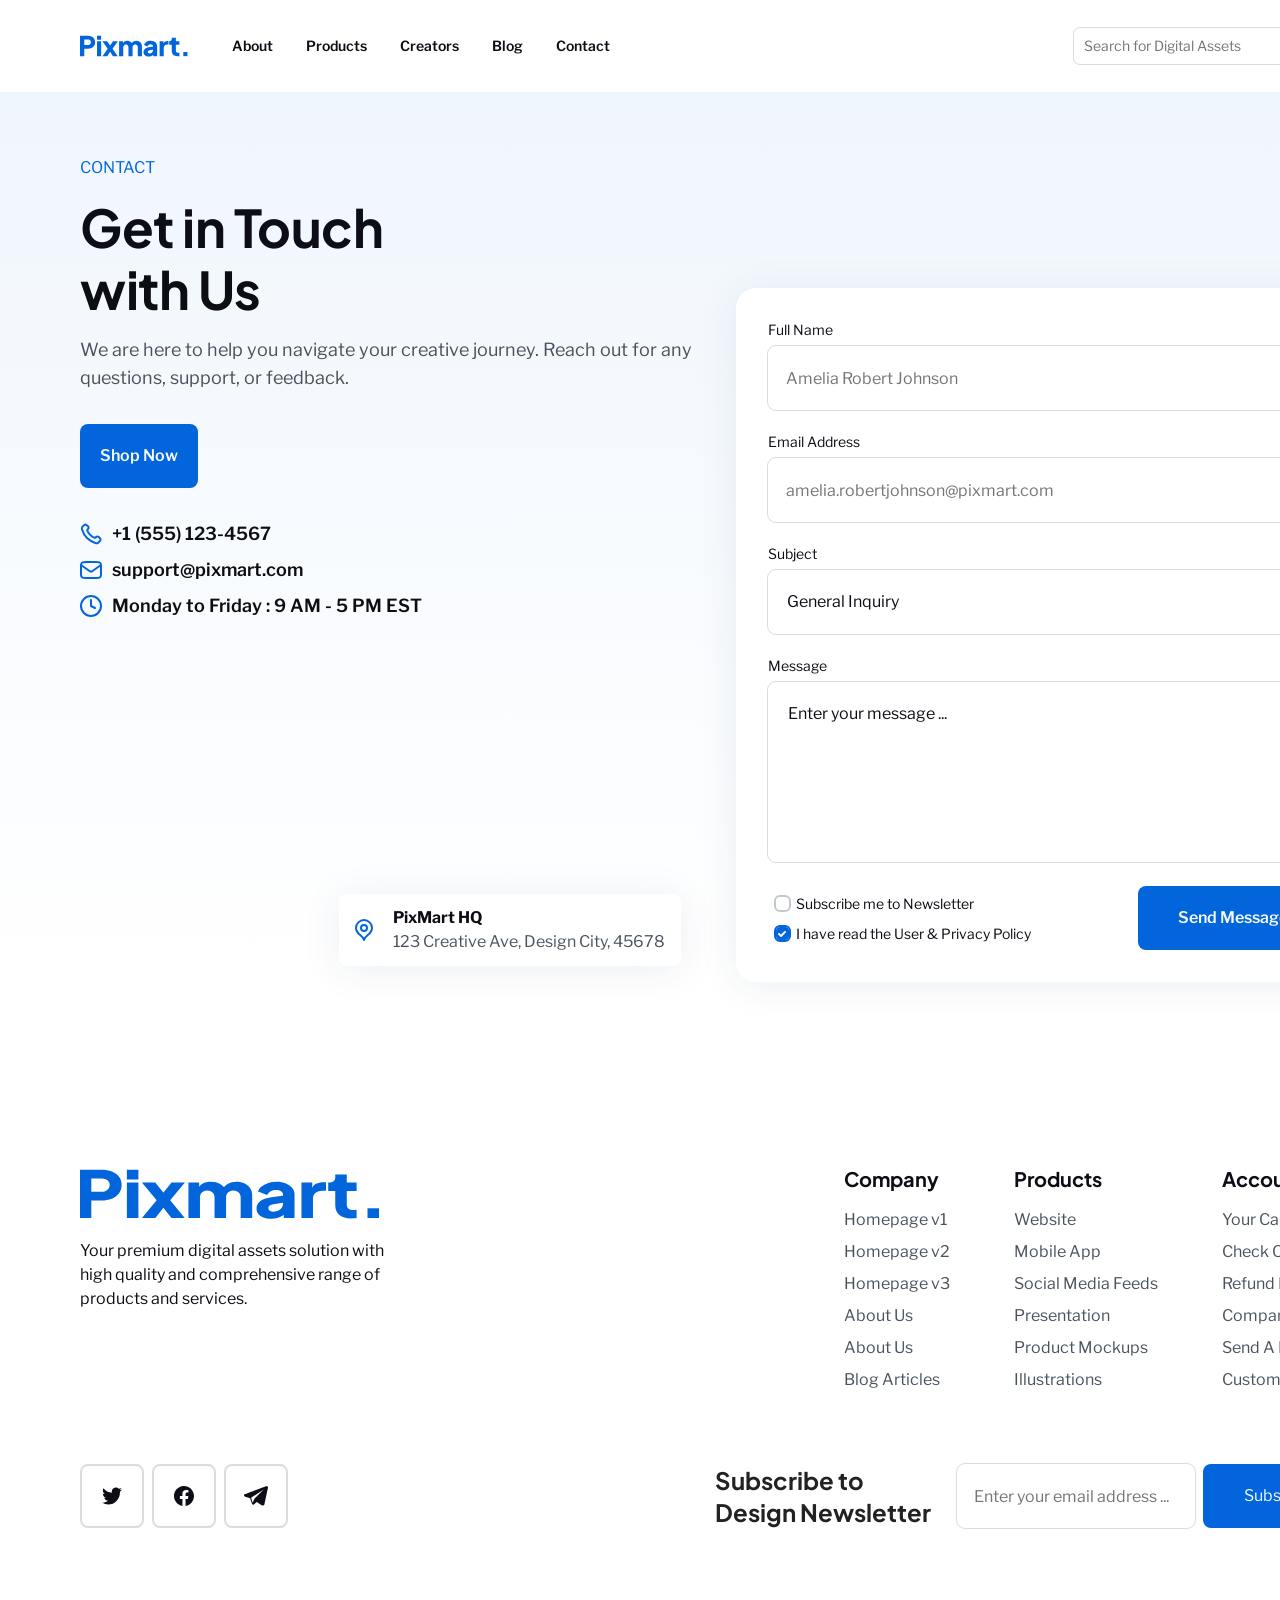
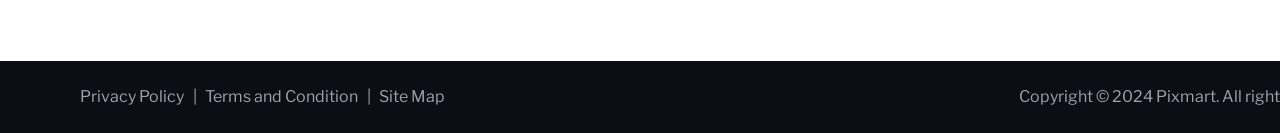
<file: contacts.html>
<!DOCTYPE html>
<html lang="en">
    <head>
        <meta charset="UTF-8">
        <meta name="viewport" content="width=device-width, initial-scale=1.0">
        <meta name="description" content="Have questions or suggestions? Get in touch with Pixmart through our contact form. We're here to assist you and answer your queries.">
        <title>PixMart Contact point</title>
        <link rel="icon" href="img/favicons/favicon_16.png" sizes="16x16" type="image/png">
        <link rel="icon" href="img/favicons/favicon_32.png" sizes="32x32" type="image/png">
        <link rel="icon" href="img/favicons/favicon_48.png" sizes="48x48" type="image/png">
        <link rel="icon" href="img/favicons/favicon_64.png" sizes="64x64" type="image/png">
        <link rel="icon" href="img/favicons/favicon_svg.svg" sizes="any" type="image/svg+xml">
        <link rel="icon" href="img/favicons/favicon_ico.ico" type="image/x-icon">
        <link rel="preconnect" href="https://fonts.googleapis.com">
        <link rel="preconnect" href="https://fonts.gstatic.com" crossorigin>
        <link href="https://fonts.googleapis.com/css2?family=Libre+Franklin:ital,wght@0,100..900;1,100..900&family=Plus+Jakarta+Sans:ital,wght@0,200..800;1,200..800&display=swap" rel="stylesheet">
        <link rel="stylesheet" href="css/normalize.css">
        <link rel="stylesheet" href="css/style.css">
        <script src='https://api.mapbox.com/mapbox-gl-js/v3.9.1/mapbox-gl.js' defer></script>
        <link href='https://api.mapbox.com/mapbox-gl-js/v3.9.1/mapbox-gl.css' rel='stylesheet' />
        <script src="js/map_contact_page.js" defer></script>
        <meta name="color-scheme" content="light">
    </head>

    <body>
        <header class="header container">
            <a class="header__link-svg" href="index.html">
                <svg
                    class="header__logo"
                    width="108"
                    height="22"
                >
                    <use xlink:href="img/sprite.svg#pixmart-logo"></use>
                </svg>
            </a>
            <nav class="nav-menu">
                <ul class="nav-menu__list">
                    <li class="nav-menu__item">
                        <a class="nav-menu__link" href="#">about</a>
                    </li>
                    <li class="nav-menu__item">
                        <a class="nav-menu__link links" href="catalog.html">products</a>
                    </li>
                    <li class="nav-menu__item">
                        <a class="nav-menu__link links" href="#">creators</a>
                    </li>
                    <li class="nav-menu__item">
                        <a class="nav-menu__link links" href="blog_details.html">blog</a>
                    </li>
                    <li class="nav-menu__item">
                        <a class="nav-menu__link links" href="contacts.html">contact</a>
                    </li>
                </ul>
            </nav>
            <form
                action="/#"
                class="header__form"
                method="get"
                role="search"
            >
                <label class="header__form-label visually-hidden" for="id-header-search">
                    Site search input fields
                </label>
                <input
                    type="search"
                    name="header-search"
                    id="id-header-search"
                    class="header__search-filds"
                    placeholder="Search for Digital Assets"
                    required
                >
            </form>
            <a
                href="/#"
                class="header__card-button brand-color-button"
                title="Go to the Cart"
            >
                <svg
                    class="header__button-image"
                    width="24"
                    height="24"
                >
                    <use xlink:href="img/sprite.svg#cart-icon"></use>
                </svg>
            </a>
        </header>

        <main>

            <section class="contact">
                <div class="contact__container container">
                    <div class="contact__flex-wrap-column">
                        <div class="contact__title-wrap">
                            <h1 class="contact__header">CONTACT</h1>
                            <h2 class="contact__title">Get in Touch
                                with Us
                            </h2>
                            <p class="contact__text">
                                We are here to help you navigate your creative journey. Reach out for any questions, support, or feedback.
                            </p>
                        </div>
                        <a class="contact__button brand-color-button" href="catalog.html">
                            Shop Now
                        </a>
                        <ul class="contact__information-list">
                            <li class="contact__information-item">
                                <a
                                    href="tel:+15551234567"
                                    target="_blank"
                                    class="contact__item-link"
                                >
                                    <svg
                                        class="contact__item-ico"
                                        width="22"
                                        height="22"
                                    >
                                        <use xlink:href="img/sprite.svg#phone-ico"></use>
                                    </svg>
                                    +1 (555) 123-4567
                                </a>
                            </li>
                            <li class="contact__information-item">
                                <a
                                    href="mailto:support@pixmart.com?subject=Support%20Request&body=Hello%2C%20I%20need%20help%20with..."
                                    class="contact__item-link"
                                    target="_blank"
                                >
                                    <svg
                                        class="contact__item-ico"
                                        width="22"
                                        height="18"
                                    >
                                        <use xlink:href="img/sprite.svg#email-ico"></use>
                                    </svg>
                                    support@pixmart.com
                                </a>
                            </li>
                            <li class="contact__information-item">
                                <svg
                                    class="contact__item-ico"
                                    width="22"
                                    height="22"
                                >
                                    <use xlink:href="img/sprite.svg#clock-ico"></use>
                                </svg>
                                <span class="contact__working-days">
                                    Monday to Friday
                                :
                                <time class="contact__working-start" datetime="09:00">
                                    9 AM
                                </time> - 
                                <time class="contact__working-end" datetime="17:00">
                                    5 PM
                                </time>
                                    EST
                                </span>
                            </li>
                        </ul>
                        <div class="contact__map-wrap">
                            <div id="map" class="contact__map"></div>
                            <div class="contact__location-text-wrap">
                                <svg
                                    class="contact__location-img"
                                    width="18"
                                    height="22"
                                >
                                    <use xlink:href="img/sprite.svg#location-ico"></use>
                                </svg>
                                <div class="contact__map-point-wrap">
                                    <p class="contact__name">
                                        PixMart HQ
                                    </p>
                                    <p class="contact__address">
                                        123 Creative Ave, Design City, 45678
                                    </p>
                                </div>
                            </div>
                        </div>
                    </div>
                    <div class="contact__form-wrap">
                        <form
                            action="/#"
                            method="post"
                            class="contact__form"
                            id="id-contact-form"
                        >
                            <label for="id-name" class="contact__form-label">
                                Full Name
                            </label>
                            <input
                                type="text"
                                id="id-name"
                                name="name"
                                class="contact__form-input-name"
                                required
                                placeholder="Amelia Robert Johnson"
                                autocomplete="name"
                            >
                            <label for="id-email" class="contact__form-label">
                                Email Address
                            </label>
                            <input
                                type="email"
                                id="id-email"
                                name="email"
                                class="contact__form-input"
                                required
                                placeholder="amelia.robertjohnson@pixmart.com"
                                pattern="[a-z0-9._%+-]+@[a-z0-9.-]+\.[a-z]{2,}$"
                                autocomplete="email"
                            >
                            <label for="id-subject" class="contact__form-label">
                                Subject
                            </label>
                            <div class="contact__form-subject-wrap">
                                <select
                                    name="subject"
                                    id="id-subject"
                                    class="contact__form-subject"
                                >
                                    <option value="general">
                                        General Inquiry
                                    </option>
                                    <option value="support">
                                        Support Request
                                    </option>
                                    <option value="feedback">
                                        Feedback
                                    </option>
                                    <option value="other">
                                        Other
                                    </option>
                                </select>
                            </div>
                            <label for="id-message" class="contact__form-label">
                                Message
                            </label>
                            <textarea
                                id="id-message"
                                name="message"
                                class="contact__form-textarea"
                                required
                                placeholder="Enter your message ..."
                                rows="6"
                            ></textarea>
                            <div class="contact__footer-form">
                                <div class="contact__policy-wrap">
                                    <input
                                        type="checkbox"
                                        id="id-subscribe-me"
                                        class="visually-hidden contact__subscribe-policy-check"
                                        name="subscribe-me"
                                    >
                                    <label for="id-subscribe-me" class="contact__subscribe-policy-label">
                                        Subscribe me to Newsletter
                                    </label>
                                    <input
                                        type="checkbox"
                                        id="id-policy"
                                        class="visually-hidden contact__subscribe-policy-check"
                                        name="subscribe-policy"
                                        required
                                        checked
                                    >
                                    <label for="id-policy" class="contact__subscribe-policy-label">
                                        I have read the User & Privacy Policy
                                    </label>
                                </div>
                                <button
                                    type="submit"
                                    class="contact__submit-button brand-color-button"
                                >
                                Send Message
                                </button>
                            </div>
                        </form>
                    </div>
                </div>
            </section>

        </main>

        <footer class="footer">
            <div class="footer__main-wrap container">
                <div class="footer__content">
                    <div class="footer__logo-description-wrap">
                        <a href="index.html" class="footer__logo-home-link">
                            <svg
                                class="footer__logo"
                                width="300"
                                height="50.19"
                            >
                                <use xlink:href="img/sprite.svg#pixmart-logo"></use>
                            </svg>
                        </a>
                        <p class="footer__logo-description">Your premium digital assets solution with high  quality and comprehensive range of products and services.</p>
                    </div>
                    <div class="footer__links-sections">
                        <section class="footer__links-lists">
                            <h2 class="footer__list-header">Company</h2>
                            <ul class="footer__list">
                                <li class="footer__links-lists-items">
                                    <a href="#" class="footer__links">Homepage v1</a>
                                </li>
                                <li class="footer__links-lists-items">
                                    <a href="#" class="footer__links">Homepage v2</a>
                                </li>
                                <li class="footer__links-lists-items">
                                    <a href="#" class="footer__links">Homepage v3</a>
                                </li>
                                <li class="footer__links-lists-items">
                                    <a href="#" class="footer__links">About Us</a>
                                </li>
                                <li class="footer__links-lists-items">
                                    <a href="#" class="footer__links">About Us</a>
                                </li>
                                <li class="footer__links-lists-items">
                                    <a href="blog_details.html" class="footer__links">Blog Articles</a>
                                </li>
                            </ul>
                        </section>

                        <section class="footer__links-lists">
                            <h2 class="footer__list-header">Products</h2>
                            <ul class="footer__list">
                                <li class="footer__links-lists-items">
                                    <a href="catalog.html" class="footer__links">Website</a>
                                </li>
                                <li class="footer__links-lists-items">
                                    <a href="#" class="footer__links">Mobile App</a>
                                </li>
                                <li class="footer__links-lists-items">
                                    <a href="#" class="footer__links">Social Media Feeds</a>
                                </li>
                                <li class="footer__links-lists-items">
                                    <a href="#" class="footer__links">Presentation</a>
                                </li>
                                <li class="footer__links-lists-items">
                                    <a href="#" class="footer__links">Product Mockups</a>
                                </li>
                                <li class="footer__links-lists-items">
                                    <a href="#" class="footer__links">Illustrations</a>
                                </li>
                            </ul>
                        </section>

                        <section class="footer__links-lists">
                            <h2 class="footer__list-header">Account</h2>
                            <ul class="footer__list">
                                <li class="footer__links-lists-items">
                                    <a href="#" class="footer__links">Your Cart</a>
                                </li>
                                <li class="footer__links-lists-items">
                                    <a href="#" class="footer__links">Check Out</a>
                                </li>
                                <li class="footer__links-lists-items">
                                    <a href="#" class="footer__links">Refund Policy</a>
                                </li>
                                <li class="footer__links-lists-items">
                                    <a href="#" class="footer__links">Company Policy</a>
                                </li>
                                <li class="footer__links-lists-items">
                                    <a href="contacts.html" class="footer__links">Send A Message</a>
                                </li>
                                <li class="footer__links-lists-items">
                                    <a href="#" class="footer__links">Customer Support</a>
                                </li>
                            </ul>
                        </section>

                    </div>
                </div>
                <div class="newsletter">
                    <ul class="footer__social-media-list">
                        <li class="footer__social-media-item">
                            <a
                                href="#"
                                class="footer__social-media-links brand-light-color-button"
                                target="_blank"
                                rel="noopener noreferrer"
                            >
                                <svg
                                    class="footer__social-media-icon"
                                    width="24"
                                    height="24"
                                >
                                    <use xlink:href="img/sprite.svg#x-twitter-ico"></use>
                                </svg>
                            </a>
                        </li>
                        <li class="footer__social-media-item">
                            <a
                                href="#"
                                class="footer__social-media-links brand-light-color-button"
                                target="_blank"
                                rel="noopener noreferrer"
                            >
                            <svg
                                class="footer__social-media-icon"
                                width="24"
                                height="24"
                            >
                                <use xlink:href="img/sprite.svg#facebook-ico"></use>
                            </svg>
                            </a>
                        </li>
                        <li class="footer__social-media-item">
                            <a
                                href="#"
                                class="footer__social-media-links brand-light-color-button"
                                target="_blank"
                                rel="noopener noreferrer"
                            >
                            <svg
                                class="footer__social-media-icon"
                                width="24"
                                height="24"
                            >
                                <use xlink:href="img/sprite.svg#telegram"></use>
                            </svg>
                            </a>
                        </li>
                    </ul>
                    <form
                        action="#"
                        method="post"
                        class="newsletter__form"
                    >
                        <label for="id-footer-user-email" class="newsletter__form-label">
                            Subscribe to Design Newsletter
                        </label>
                        <input
                            type="email"
                            name="footer-user-email"
                            id="id-footer-user-email"
                            class="newsletter__email-input"
                            placeholder="Enter your email address ..."
                            required
                            pattern="[a-z0-9._%+-]+@[a-z0-9.-]+\.[a-z]{2,}$"
                        >
                        <button type="submit" class="newsletter__form-button brand-color-button">
                            Subscribe
                        </button>
                    </form>
                </div>
            </div>
            <div class="footer__bottom-bar">
                <div class="footer__copyright-container  container">
                    <nav class="footer__copyright-navigation">
                        <ul class="footer__copyright-list">
                            <li class="footer__copyright-item">
                                <a href="#" class="footer__copyright-links">Privacy Policy</a>
                            </li>
                            <li class="footer__copyright-item">
                                <a href="#" class="footer__copyright-links">Terms and Condition</a>
                            </li>
                            <li class="footer__copyright-item">
                                <a href="#" class="footer__copyright-links">Site Map</a>
                            </li>
                        </ul>
                    </nav>
                    <p class="footer__copyright">Copyright &copy; 2024 Pixmart. All rights reserved.</p>
                </div>
            </div>
        </footer>
    </body>
</html>
</file>
<file: css/style.css>
.categories__cards-title,.hero__slogan,.nav-menu__link,.products{overflow:hidden}.blog-details__author-name,.blog-details__card-heading,.blog-details__cards-title,.blog-details__content:last-of-type,.blog-details__heading,.blog__article-time,.blog__article-titel,.blog__title,.blog__title-link,.catalog__heading,.categories__cards-title,.contact__button,.content__card-title,.content__tag-item,.faq__content-details,.faq__content-title,.footer__list-header,.footer__logo-description,.hero__slogan,.nav-menu__link,.newsletter__form-label,.pricing-plan__cards-header,.pricing-plan__cards-link,.pricing-plan__list-items,.pricing-plan__title,.side-filters__categories-check-label,.side-filters__form-reset,.side-filters__format-radio-label,.side-filters__style-toggle-label,.trending__cards-title,.trending__title{-o-text-overflow:ellipsis;text-overflow:ellipsis}*,body{margin:0;padding:0}.content,.faq,.faq__text-container,.footer__list,.header,.header__card-button,.header__form,.header__logo,.hero__buttons-social,.hero__content,.nav-menu__item,.nav-menu__list,.newsletter,.products,.section-gap-container,.side-filters__form-reset,.trending__buttons-wrap,.trending__cards,.trending__cards-wrap,.trending__text{display:-webkit-box;display:-ms-flexbox}.header__search-filds,.nav-menu__link{line-height:var(--font-line-height-small)}.contact__button,.contact__text,.nav-menu__link,body{font-family:var(--font-family-secondary)}.categories__cards-title,.categories__title,.hero__slogan,.hero__title,.products__item-text{font-family:var(--font-family-primary)}.categories__cards:hover svg,.products__img-container:hover svg{color:#e0f2ff}.categories__item-link,.categories__items,.trending__cards{position:relative}:root{--font-family-secondary:"Libre Franklin",Arial,sans-serif;--font-family-primary:"Plus Jakarta Sans",Arial,sans-serif;--font-size-heroes:52px;--font-size-headings:var(--font-size-small);--font-size-subheadings:var(--font-size-extra);--font-size-buttons:var(--font-size-medium);--font-size-controls:var(--font-size-extra-small);--font-size-extra:36px;--font-size-extra-large:28px;--font-size-medium-large:24px;--font-size-large:20px;--font-size-medium:18px;--font-size-small:16px;--font-size-extra-small:14px;--font-weight-extra:700;--font-weight-large:600;--font-weight-medium:500;--font-weight-small:400;--font-line-height-heroes:62px;--font-line-hieght-regular:48px;--font-line-height-large:28px;--font-line-height-medium:24px;--font-line-height-small:20px;--color-brand:rgb(2, 101, 220);--color-brand-alternative:rgba(244, 247, 250, 1);--color-bg-base:rgba(255, 255, 255, 1);--color-text-primary:rgba(13, 13, 21, 1);--color-text-secondary:rgba(42, 53, 65, 0.85);--color-text-secondary-alt:rgba(42, 53, 65, 0.7);--color-headings:rgba(15, 115, 246, 1);--color-brand-buttons:rgba(245, 248, 251, 1);--color-bg-base-invert:var(--color-text-primary);--color-titles:rgb(34, 34, 34);--transition-duration:0.3s;--transition-timing-function:ease-in-out;--transition-delay-0:0s;--transition-delay-0:0.4s}@media (min-width:1440px){body,html{overflow-x:hidden}}*{-webkit-box-sizing:border-box;box-sizing:border-box;outline-offset:0}body{line-height:var(--font-line-hieght-regular);background-color:var(--color-bg-base);color:var(--color-titles)}.container{width:1440px;margin-inline:auto;padding-inline:80px}.section-gap-container{display:flex;-webkit-box-orient:vertical;-webkit-box-direction:normal;-ms-flex-direction:column;flex-direction:column;gap:120px}.header,.header__logo{-webkit-box-align:center}.header{display:flex;-ms-flex-align:center;align-items:center;padding-top:26px;padding-bottom:26px;-webkit-box-pack:justify;-ms-flex-pack:justify;justify-content:space-between;gap:8px;-ms-flex-wrap:nowrap;flex-wrap:nowrap;-webkit-box-shadow:0 4px 40px 0 rgba(29,57,95,.02);box-shadow:0 4px 40px 0 rgba(29,57,95,.02);background:#fff}.header__link-svg{margin-right:24px}.header__link-svg:focus-visible{outline:rgb(56,146,243) solid 4px;border-radius:5px}.header__logo{display:flex;-ms-flex-align:center;align-items:center}.header__card-button,.header__form{-webkit-box-align:center;display:flex}.header__form{margin-left:auto;-ms-flex-align:center;align-items:center;margin-right:0}.header__search-filds{width:240px;padding:10px 12px;font-size:var(--font-size-controls);font-weight:var(--font-weight-small);color:var(--color-text-secondary-alt)}.header__card-button{-ms-flex-align:center;align-items:center;-webkit-box-pack:center;-ms-flex-pack:center;justify-content:center;border-radius:8px;background-color:var(--color-brand);padding:9px;width:40px;height:40px;-webkit-box-sizing:border-box;box-sizing:border-box;-ms-flex-negative:0;flex-shrink:0;outline:transparent solid 4px;-webkit-transition:background-color var(--transition-duration) var(--transition-timing-function);-o-transition:background-color var(--transition-duration) var(--transition-timing-function);transition:background-color var(--transition-duration) var(--transition-timing-function)}.header__card-button:hover{background-color:#3892f3}.header__card-button:focus-visible{outline:rgb(56,146,243) solid 4px;background-color:var(--color-brand)}.brand-color-button:active,.header__card-button:active{background-color:#0054b6}.header__card-button:disabled{background-color:rgba(29,54,83,.17)}.nav-menu{padding-inline:12px}.nav-menu__list{display:flex;gap:33px;-webkit-box-align:center;-ms-flex-align:center;align-items:center;max-width:820px;-ms-flex-wrap:nowrap;flex-wrap:nowrap}.catalog__grid-wrap,.hero__title{max-width:-webkit-min-content;max-width:-moz-min-content}.nav-menu__item{display:flex;-ms-flex-wrap:nowrap;flex-wrap:nowrap}.nav-menu__link{font-weight:var(--font-weight-large);font-size:var(--font-size-extra-small);text-transform:capitalize;color:var(--color-text-primary);-webkit-transition:color var(--transition-duration) var(--transition-timing-function);-o-transition:color var(--transition-duration) var(--transition-timing-function);transition:color var(--transition-duration) var(--transition-timing-function)}.nav-menu__link:hover{color:#3892f3}.nav-menu__link:focus-visible{outline:rgb(56,146,243) solid 4px;border-radius:5px}.nav-menu__link:active{color:#0054b6;outline:0}.nav-menu__link:disabled{color:rgba(34,52,73,.4)}.hero{background:-webkit-gradient(linear,left top,right top,color-stop(44%,#f0f6fd),to(var(--color-bg-base)));background:-o-linear-gradient(left,#f0f6fd 44%,var(--color-bg-base) 100%);background:linear-gradient(90deg,#f0f6fd 44%,var(--color-bg-base) 100%)}.hero__content{display:flex;-webkit-box-orient:horizontal;-webkit-box-direction:normal;-ms-flex-direction:row;flex-direction:row;-webkit-box-pack:start;-ms-flex-pack:start;justify-content:flex-start;gap:33px;-ms-flex-wrap:nowrap;flex-wrap:nowrap;padding-inline:80px 40px;margin-block:47px;-webkit-box-align:start;-ms-flex-align:start;align-items:flex-start}.hero__text-container{display:-webkit-box;display:-ms-flexbox;display:flex;-webkit-box-orient:vertical;-webkit-box-direction:normal;-ms-flex-direction:column;flex-direction:column;-webkit-box-align:start;-ms-flex-align:start;align-items:flex-start;gap:32px;padding:74px 0 0;margin:0 100px 74px 0;-ms-flex-wrap:nowrap;flex-wrap:nowrap}.blog-details__content-link,.blog-details__qoute-wrap,.content__buttons-container,.content__price-buttons,.hero__buttons-wrap,.products,.trending__buttons-wrap,.trending__cards-wrap{-webkit-box-orient:horizontal;-webkit-box-direction:normal}.hero__slogan,.hero__title{margin:0}.hero__title{font-weight:var(--font-weight-extra);font-size:var(--font-size-heroes);line-height:var(--font-line-height-heroes);letter-spacing:-.5px;max-width:min-content}.hero__buttons,.hero__slogan{line-height:var(--font-line-height-large)}.block-line{display:block}.hero__accent{color:var(--color-brand)}.hero__slogan{font-size:var(--font-size-large);font-weight:var(--font-weight-medium);color:var(--color-text-secondary);max-width:568px;white-space:normal}.hero__buttons-wrap{display:-webkit-box;display:-ms-flexbox;display:flex;gap:9px;-ms-flex-direction:row;flex-direction:row}.hero__buttons{font-size:var(--font-size-medium);font-weight:var(--font-weight-large);border-radius:8px;padding:18px 32px;background-color:var(--color-brand);color:var(--color-brand-buttons);height:64px;white-space:nowrap;-webkit-transition:background-color var(--transition-duration) var(--transition-timing-function);-o-transition:background-color var(--transition-duration) var(--transition-timing-function);transition:background-color var(--transition-duration) var(--transition-timing-function)}.hero__buttons:hover,.trending__card-link:hover{background:#3892f3}.hero__buttons:focus-visible{outline:rgb(56,146,243) solid 4px;background:var(--color-brand)}.hero__buttons:active,.trending__card-link:active{background:#0054b6}.hero__buttons:disabled,.trending__card-link:disabled{background:rgba(29,54,83,.17);color:rgba(34,52,73,.4)}.hero__buttons-social{font-size:18px;line-height:28px;font-weight:600;border-radius:8px;padding:18px 32px 18px 39px;display:flex;gap:10px;-webkit-box-align:center;-ms-flex-align:center;align-items:center;background-color:var(--color-bg-base);margin-left:16px;height:64px;white-space:nowrap;outline:transparent solid 1px;-webkit-transition:background-color var(--transition-duration) var(--transition-timing-function),outline var(--transition-duration) var(--transition-timing-function);-o-transition:background-color var(--transition-duration) var(--transition-timing-function),outline var(--transition-duration) var(--transition-timing-function);transition:background-color var(--transition-duration) var(--transition-timing-function),outline var(--transition-duration) var(--transition-timing-function)}.hero__buttons-social:hover{outline:rgb(56,146,243) solid 1px;background:rgba(41,77,117,.09)}.hero__buttons-social:focus-visible{outline:rgb(56,146,243) solid 4px;background:rgba(41,77,117,.09)}.hero__buttons-social:active{outline:0;background:rgba(41,77,117,.09)}.hero__img-container:after,.hero__img-container:before{display:block;width:56px;height:56px;background-size:32px;background-position:center;background-repeat:no-repeat;z-index:2;background-color:#fff;border-radius:10px;content:"";position:absolute}.hero__buttons-social:disabled{outline:0;color:rgba(34,52,73,.4)}.hero__img-container{display:-ms-grid;display:grid;-ms-grid-columns:12.6% 32px 28%;grid-template-columns:12.6% 28%;-ms-grid-rows:3.5% 32px 31%;grid-template-rows:3.5% 31%;grid-gap:32px;max-width:624px;position:relative}.hero__img-container>:first-child{-ms-grid-row:1;-ms-grid-column:1}.hero__img-container>:nth-child(2){-ms-grid-row:1;-ms-grid-column:3}.hero__img-container>:nth-child(3){-ms-grid-row:3;-ms-grid-column:1}.hero__img-container>:nth-child(4){-ms-grid-row:3;-ms-grid-column:3}.hero__img-container:before{background-image:url('/img/hero_icon_befor.svg');top:446px;left:30px;-webkit-box-shadow:0 4px 40px 0 rgba(29,57,95,.08);box-shadow:0 4px 40px 0 rgba(29,57,95,.08)}.contact__location-text-wrap,.faq__content-item,.hero__img-container:after,.pricing-plan__cards{-webkit-box-shadow:0 4px 40px 0 rgba(29,57,95,.08)}.faq__content-item,.hero__img-container:after,.pricing-plan__cards{box-shadow:0 4px 40px 0 rgba(29,57,95,.08)}.hero__img-container:after{background-image:url('/img/hero_icon_after.svg');top:9px;left:494px}.hero__img-examples{-ms-grid-column:3;-ms-grid-column-span:1;grid-column:3/4;-ms-grid-row:2;-ms-grid-row-span:1;grid-row:2/3;-o-object-fit:cover;object-fit:cover;outline:rgb(255,255,255) solid 5px;outline-offset:-5px;border-radius:10px}.hero__image-ui,.hero__img-screens{-o-object-fit:cover;-ms-grid-column-span:1}.hero__image-ui{-ms-grid-column:1;grid-column:1/2;-ms-grid-row:1;-ms-grid-row-span:3;grid-row:1/4;object-fit:cover;z-index:1;border-radius:10px;-o-object-position:-345px;object-position:-345px}.categories__cards,.products__img-container{background-color:var(--color-brand-alternative);border-radius:20px;color:var(--color-brand)}.categories__button,.products__img-container:hover{background-color:var(--color-brand)}.hero__img-screens{object-fit:cover;-ms-grid-column:2;grid-column:2/3;-ms-grid-row:3;-ms-grid-row-span:1;grid-row:3/4}.products{display:flex;-ms-flex-direction:row;flex-direction:row;gap:34px;-webkit-box-pack:start;-ms-flex-pack:start;justify-content:flex-start;-ms-flex-wrap:nowrap;flex-wrap:nowrap}.categories__cards,.products__item{display:-webkit-box;display:-ms-flexbox;-ms-flex-direction:column;-webkit-box-orient:vertical;-webkit-box-direction:normal}.products__item{display:flex;flex-direction:column;-webkit-box-align:center;-ms-flex-align:center;align-items:center;gap:21px}.products__img-container{padding:36px;-webkit-transition:background-color var(--transition-duration) var(--transition-timing-function),color var(--transition-duration) var(--transition-timing-function);-o-transition:background-color var(--transition-duration) var(--transition-timing-function),color var(--transition-duration) var(--transition-timing-function);transition:background-color var(--transition-duration) var(--transition-timing-function),color var(--transition-duration) var(--transition-timing-function)}.products__img{display:block}.products__item-text{font-weight:var(--font-weight-medium);font-size:var(--font-size-large);line-height:var(--font-line-height-large)}.categories{display:-ms-grid;display:grid;-ms-grid-columns:1fr 64px 1fr;grid-template-columns:1fr 1fr;gap:64px;-webkit-box-align:start;-ms-flex-align:start;align-items:start}.categories__items{display:-ms-grid;display:grid;-ms-grid-columns:-webkit-max-content 20px -webkit-max-content;-ms-grid-columns:max-content 20px max-content;grid-template-columns:repeat(2,-webkit-max-content);grid-template-columns:repeat(2,max-content);-ms-grid-rows:100px 20px 60px 20px 100px 20px 60px 20px 100px;grid-template-rows:repeat(2,100px 60px) 100px;gap:20px;-webkit-clip-path:inset(120px 0px 120px 0px);clip-path:inset(120px 0px 120px 0px);margin:-120px 0;padding:0 74px}.categories__items>:first-child{-ms-grid-row:1;-ms-grid-column:1}.categories__items>:nth-child(2){-ms-grid-row:1;-ms-grid-column:3}.categories__items>:nth-child(3){-ms-grid-row:3;-ms-grid-column:1}.categories__items>:nth-child(4){-ms-grid-row:3;-ms-grid-column:3}.categories__items>:nth-child(5){-ms-grid-row:5;-ms-grid-column:1}.categories__items>:nth-child(6){-ms-grid-row:5;-ms-grid-column:3}.categories__item-link:nth-of-type(3):before{content:"";position:absolute;top:0;left:0;background:-o-linear-gradient(269deg,rgba(240,246,253,60%) 0,rgba(255,255,255,100%) 100%);background:linear-gradient(181deg,rgba(240,246,253,60%) 0,rgba(255,255,255,100%) 100%);z-index:2;border-radius:20px 20px 0 0;width:220px;height:60px}.categories__item-link:nth-of-type(6):before{content:"";position:absolute;top:120px;left:0;background:-o-linear-gradient(91deg,rgba(240,246,253,60%) 0,rgba(255,255,255,100%) 100%);background:linear-gradient(359deg,rgba(240,246,253,60%) 0,rgba(255,255,255,100%) 100%);z-index:2;border-radius:0 0 20px 20px;width:220px;height:60px}.categories__item-link:first-of-type{-ms-grid-column:1;grid-column:1;-ms-grid-row:2;grid-row:2}.categories__item-link:nth-of-type(2){-ms-grid-column:1;grid-column:1;-ms-grid-row:4;grid-row:4}.categories__item-link:nth-of-type(3){-ms-grid-column:1;grid-column:1;-ms-grid-row:6;grid-row:6}.categories__item-link:nth-of-type(4){-ms-grid-column:2;grid-column:2;-ms-grid-row:5;grid-row:5}.categories__item-link:nth-of-type(5){-ms-grid-column:2;grid-column:2;-ms-grid-row:3;grid-row:3}.categories__item-link:nth-of-type(6){-ms-grid-column:2;grid-column:2;-ms-grid-row:1;grid-row:1}.categories__cards{display:flex;gap:16px;padding:24px;flex-direction:column;max-width:220px;-webkit-transition:background-color var(--transition-duration) var(--transition-timing-function),color var(--transition-duration) var(--transition-timing-function);-o-transition:background-color var(--transition-duration) var(--transition-timing-function),color var(--transition-duration) var(--transition-timing-function);transition:background-color var(--transition-duration) var(--transition-timing-function),color var(--transition-duration) var(--transition-timing-function)}.categories__cards-category-wrap,.categories__cards-text-wrap{display:-webkit-box;display:-ms-flexbox;-webkit-box-direction:normal;overflow:hidden}.categories__cards:hover{background:var(--color-brand)}.categories__cards:hover .categories__cards-title{color:#f8f7ff;-webkit-transition:color var(--transition-duration) var(--transition-timing-function);-o-transition:color var(--transition-duration) var(--transition-timing-function);transition:color var(--transition-duration) var(--transition-timing-function)}.categories__cards-text-wrap{display:flex;-webkit-box-orient:vertical;-ms-flex-direction:column;flex-direction:column;gap:8px}.categories__cards-title{font-size:var(--font-size-extra-large);font-weight:var(--font-weight-extra);line-height:var(--font-size-extra);color:var(--color-text-primary);margin:0;white-space:nowrap}.categories__cards-category,.categories__cards-category-wrap,.categories__cards-category:not(:last-of-type):after{font-size:var(--font-size-small);color:var(--color-text-secondary);font-weight:var(--font-weight-small);line-height:var(--font-line-height-medium)}.categories__cards-category-wrap{white-space:nowrap;margin:0;display:flex;-ms-flex-wrap:nowrap;flex-wrap:nowrap;-webkit-box-orient:horizontal;-ms-flex-direction:row;flex-direction:row;gap:22px}.blog__text-container,.categories__text-container,.contact__footer-form,.contact__policy-wrap,.faq__content,.footer__content,.footer__logo-description-wrap,.trending__text-container{display:-webkit-box;display:-ms-flexbox;-webkit-box-direction:normal}.categories__cards-category{margin:0}.categories__cards-category:not(:last-of-type):after{content:"·";display:inline-block;padding-inline:9px;position:absolute}.categories__text-container{display:flex;-webkit-box-orient:vertical;-ms-flex-direction:column;flex-direction:column;gap:16px;-webkit-box-align:start;-ms-flex-align:start;align-items:flex-start;padding-top:78px;padding-right:10px;margin-bottom:10px}.categories__header{font-size:var(--font-size-headings);font-weight:var(--font-weight-small);line-height:var(--font-line-height-medium);color:var(--color-headings);text-transform:uppercase}.categories__title{font-size:var(--font-size-subheadings);font-weight:var(--font-weight-extra);line-height:var(--font-line-hieght-regular);letter-spacing:-.5px;max-width:428px}.categories__description{font-size:var(--font-size-medium);font-weight:var(--font-weight-small);line-height:var(--font-size-extra-large);min-width:457px}.categories__button{margin-top:16px;font-size:var(--font-size-buttons);line-height:var(--font-line-height-large);line-height:var(--font-line-height-large);color:var(--color-brand-buttons);padding:18px 32px;white-space:nowrap;border-radius:8px;height:64px;-webkit-transition:background-color var(--transition-duration) var(--transition-timing-function),color var(--transition-duration) var(--transition-timing-function);-o-transition:background-color var(--transition-duration) var(--transition-timing-function),color var(--transition-duration) var(--transition-timing-function);transition:background-color var(--transition-duration) var(--transition-timing-function),color var(--transition-duration) var(--transition-timing-function)}.trending__text-container{display:flex;-webkit-box-orient:horizontal;-ms-flex-direction:row;flex-direction:row;-webkit-box-align:end;-ms-flex-align:end;align-items:flex-end;-webkit-box-pack:justify;-ms-flex-pack:justify;justify-content:space-between;-ms-flex-wrap:nowrap;flex-wrap:nowrap;gap:16px}.trending__text{display:flex;-webkit-box-orient:vertical;-webkit-box-direction:normal;-ms-flex-direction:column;flex-direction:column;-webkit-box-align:start;-ms-flex-align:start;align-items:flex-start;gap:16px;-ms-flex-wrap:nowrap;flex-wrap:nowrap}.trending__header{font-size:var(--font-size-headings);line-height:var(--font-line-height-medium);font-weight:var(--font-weight-small);color:var(--color-headings);text-transform:uppercase;margin:0}.trending__cards-title,.trending__title{font-family:var(--font-family-primary);font-weight:var(--font-weight-extra);margin:0;white-space:nowrap}.trending__title{font-size:var(--font-size-subheadings);line-height:var(--font-line-hieght-regular);letter-spacing:-.5px;color:var(--color-titles);overflow:hidden;max-width:1124px}.trending__buttons-wrap{display:flex;-ms-flex-direction:row;flex-direction:row;gap:12px;-ms-flex-wrap:nowrap;flex-wrap:nowrap}.trending__button-next,.trending__button-prev{width:64px;height:64px;border-radius:8px;outline:rgba(29,54,83,.17) solid 2px;background-color:rgb(255 255 255);padding:20px;-webkit-transition:background-color var(--transition-duration) var(--transition-timing-function),outline var(--transition-duration) var(--transition-timing-function);-o-transition:background-color var(--transition-duration) var(--transition-timing-function),outline var(--transition-duration) var(--transition-timing-function);transition:background-color var(--transition-duration) var(--transition-timing-function),outline var(--transition-duration) var(--transition-timing-function)}.trending__button-next .trending__button-svg{-webkit-transform:rotate(180deg);-ms-transform:rotate(180deg);transform:rotate(180deg)}.trending__cards-wrap{display:flex;-ms-flex-direction:row;flex-direction:row;gap:16px;padding-top:48px;-webkit-box-align:start;-ms-flex-align:start;align-items:flex-start;-webkit-box-pack:start;-ms-flex-pack:start;justify-content:flex-start;overflow:hidden}.trending__cards,.trending__cards-text{-webkit-box-direction:normal;gap:8px;overflow:hidden}.blog-details__author-info,.content__card-link,.pricing-plan__cards,.pricing-plan__text-container,.trending__cards,.trending__cards-button-wrap{-webkit-box-orient:vertical;-ms-flex-direction:column}.trending__cards{display:flex;flex-direction:column;-webkit-box-align:start;-ms-flex-align:start;align-items:flex-start;-webkit-box-pack:start;-ms-flex-pack:start;justify-content:flex-start;max-width:305px}.trending__cards:hover .trending__cards-button-wrap{opacity:100%;visibility:visible;-webkit-transform:translateY(0);-ms-transform:translateY(0);transform:translateY(0)}.trending__cards:hover .trending__cards-image,.trending__cards:hover .trending__cards-svg{opacity:34%}.trending__cards-image,.trending__cards-svg{background-color:rgba(231,238,247);opacity:100%}.trending__cards-svg{-webkit-box-sizing:content-box;box-sizing:content-box;position:absolute;right:0;top:0;z-index:2;border-radius:0 20px;background-color:var(--color-brand);padding:16px}.trending__cards-image{-o-object-fit:cover;object-fit:cover;width:auto;height:272px}.trending__cards-text{display:-webkit-box;display:-ms-flexbox;display:flex;-webkit-box-orient:horizontal;-ms-flex-direction:row;flex-direction:row;-webkit-box-pack:start;-ms-flex-pack:start;justify-content:flex-start;-webkit-box-align:center;-ms-flex-align:center;align-items:center;padding-top:8px;-ms-flex-wrap:nowrap;flex-wrap:nowrap;width:100%}.trending__cards-title{font-size:var(--font-size-extra-large);line-height:var(--font-size-extra);color:var(--color-text-primary);overflow:hidden}.trending__cards-category,.trending__numbers{line-height:var(--font-line-height-medium);font-size:var(--font-size-small)}.trending__price{margin-left:auto}.trending__numbers{display:block;font-weight:var(--font-weight-medium);color:var(--color-brand);margin-top:4px}.trending__cards-button-wrap,.trending__cards-description{display:-webkit-box;display:-ms-flexbox;-webkit-box-direction:normal;overflow:hidden}.trending__cards-description{display:flex;-webkit-box-orient:horizontal;-ms-flex-direction:row;flex-direction:row;-webkit-box-pack:start;-ms-flex-pack:start;justify-content:flex-start;-ms-flex-wrap:nowrap;flex-wrap:nowrap;white-space:nowrap}.trending__cards-category{font-weight:var(--font-weight-small);color:var(--color-text-secondary)}.trending__cards-button-wrap{position:absolute;inset:0;display:flex;flex-direction:column;-webkit-box-align:center;-ms-flex-align:center;align-items:center;-webkit-box-pack:center;-ms-flex-pack:center;justify-content:center;z-index:2;margin-top:-86px;-ms-flex-wrap:wrap;flex-wrap:wrap;max-width:1440px;opacity:0%;-webkit-transform:translateY(103px);-ms-transform:translateY(103px);transform:translateY(103px);-webkit-transition:opacity .5s var(--transition-timing-function),-webkit-transform .4s var(--transition-timing-function);transition:opacity .5s var(--transition-timing-function),-webkit-transform .4s var(--transition-timing-function);-o-transition:opacity .5s var(--transition-timing-function),transform .4s var(--transition-timing-function);transition:opacity .5s var(--transition-timing-function),transform .4s var(--transition-timing-function);transition:opacity .5s var(--transition-timing-function),transform .4s var(--transition-timing-function),-webkit-transform .4s var(--transition-timing-function)}.trending__card-link:focus-visible{outline:rgb(56,146,243) solid 4px;background:var(--color-brand)}.trending__card-link{padding:18px 78px;border-radius:8px;background-color:var(--color-brand);color:var(--color-brand-buttons);font-weight:var(--font-weight-large);font-size:var(--font-size-medium);line-height:var(--font-line-height-large);-webkit-transition:background-color var(--transition-duration) var(--transition-timing-function);-o-transition:background-color var(--transition-duration) var(--transition-timing-function);transition:background-color var(--transition-duration) var(--transition-timing-function)}.pricing-plan__header,.trending__cards-category:not(:last-of-type):after{font-weight:var(--font-weight-small);line-height:var(--font-line-height-medium)}.trending__cards-category:not(:last-of-type):after{content:"·";display:inline-block;font-size:var(--font-size-small);color:var(--color-text-secondary);padding-inline:9px}.pricing-plan__text-container{display:-webkit-box;display:-ms-flexbox;display:flex;-webkit-box-direction:normal;flex-direction:column;-webkit-box-align:center;-ms-flex-align:center;align-items:center;-webkit-box-pack:start;-ms-flex-pack:start;justify-content:flex-start;gap:16px;-ms-flex-wrap:nowrap;flex-wrap:nowrap}.pricing-plan__header{color:var(--color-headings);font-family:var(--font-family-secondary);font-size:var(--font-size-headings);letter-spacing:0}.pricing-plan__cards-header,.pricing-plan__price,.pricing-plan__title{font-weight:var(--font-weight-extra);font-family:var(--font-family-primary)}.pricing-plan__title{color:#222;font-size:var(--font-size-subheadings);line-height:var(--font-line-hieght-regular);letter-spacing:-.5px;max-width:100%;white-space:nowrap;overflow:hidden}.pricing-plan__cards-header,.pricing-plan__price{color:var(--color-text-primary)}.pricing-plan__items{display:-webkit-box;display:-ms-flexbox;display:flex;gap:16px;margin-top:80px;-webkit-box-pack:center;-ms-flex-pack:center;justify-content:center}.pricing-plan__cards,.pricing-plan__content-list{display:-webkit-box;display:-ms-flexbox;-webkit-box-direction:normal;gap:16px;position:relative}.pricing-plan__cards{display:flex;padding:32px;flex-direction:column;-webkit-box-align:start;-ms-flex-align:start;align-items:flex-start;border-radius:20px;background:#fff;width:416px;outline:transparent solid 2px;-webkit-transition:outline var(--transition-duration) var(--transition-timing-function),-webkit-transform var(--transition-duration) var(--transition-timing-function);transition:outline var(--transition-duration) var(--transition-timing-function),-webkit-transform var(--transition-duration) var(--transition-timing-function);-o-transition:transform var(--transition-duration) var(--transition-timing-function),outline var(--transition-duration) var(--transition-timing-function);transition:transform var(--transition-duration) var(--transition-timing-function),outline var(--transition-duration) var(--transition-timing-function);transition:transform var(--transition-duration) var(--transition-timing-function),outline var(--transition-duration) var(--transition-timing-function),-webkit-transform var(--transition-duration) var(--transition-timing-function)}.faq__text-container,.pricing-plan__content-list{-ms-flex-direction:column;-webkit-box-orient:vertical}.pricing-plan__cards:hover{outline:#0265dc solid 2px;-webkit-transform:translateY(-32px);-ms-transform:translateY(-32px);transform:translateY(-32px)}.pricing-plan__cards:hover.pricing-plan__cards:before{content:'BEST SELLER';position:absolute;top:0;right:0;color:var(--color-bg-base);font-family:var(--font-family-primary);font-size:20px;font-weight:700;line-height:40px;letter-spacing:0;padding:0 24px;border-radius:0 20px;background:var(--color-brand)}.pricing-plan__cards-header{font-size:var(--font-size-large);line-height:26px;white-space:nowrap;overflow:hidden;width:100%}.pricing-plan__cards-price{-webkit-margin-after:6px;margin-block-end:6px}.pricing-plan__price{font-size:var(--font-size-extra);line-height:var(--font-line-hieght-regular);letter-spacing:-.5px}.pricing-plan__time{color:rgb(13,13,21,.5);font-family:var(--font-family-secondary);font-size:var(--font-size-headings);font-weight:var(--font-weight-small);line-height:var(--font-line-height-medium)}.faq__content-title,.faq__title{font-family:var(--font-family-primary);overflow:hidden}.pricing-plan__content-list{padding-top:42px;padding-bottom:24px;display:flex;flex-direction:column;-webkit-box-align:start;-ms-flex-align:start;align-items:flex-start;width:100%}.pricing-plan__content-list::before{content:'';position:absolute;top:0;left:0;width:100%;height:1px;background-color:rgba(31,50,71,.27)}.pricing-plan__list-items{position:relative;padding-left:32px;line-height:var(--font-line-height-medium);white-space:nowrap;overflow:hidden;width:100%}.pricing-plan__list-items::before{content:'';display:block;width:16px;height:16px;background:url('/img/pricing_plan_marker.svg') center/contain no-repeat;position:absolute;left:0;top:50%;-webkit-transform:translateY(-50%);-ms-transform:translateY(-50%);transform:translateY(-50%)}.pricing-plan__cards-link{-webkit-box-sizing:border-box;box-sizing:border-box;padding:16px;border-radius:8px;background-color:#fff;border:2px solid rgba(29,54,83,.17);-ms-flex-item-align:center;-ms-grid-row-align:center;align-self:center;font-size:var(--font-size-medium);font-weight:var(--font-weight-large);line-height:var(--font-line-height-large);text-align:center;white-space:nowrap;overflow:hidden;width:100%;-webkit-transition:background-color var(--transition-duration) var(--transition-timing-function),color var(--transition-duration) var(--transition-timing-function);-o-transition:background-color var(--transition-duration) var(--transition-timing-function),color var(--transition-duration) var(--transition-timing-function);transition:background-color var(--transition-duration) var(--transition-timing-function),color var(--transition-duration) var(--transition-timing-function)}.faq__header-link,.footer__social-media-links{border-radius:8px;-webkit-transition:background-color var(--transition-duration) var(--transition-timing-function),outline var(--transition-duration) var(--transition-timing-function);-o-transition:background-color var(--transition-duration) var(--transition-timing-function),outline var(--transition-duration) var(--transition-timing-function)}.pricing-plan__cards-link:hover{background:var(--color-brand);color:var(--color-brand-buttons)}.pricing-plan__cards-link:focus-visible{outline:rgb(56,146,243) solid 4px;background:var(--color-brand);color:var(--color-brand-buttons)}.pricing-plan__cards-link:active{background:#0054b6}.pricing-plan__cards-link:disabled{background:rgba(29,54,83,.17);color:rgba(34,52,73,.4)}.faq{display:flex;gap:140px;-webkit-box-align:start;-ms-flex-align:start;align-items:flex-start;-webkit-box-pack:justify;-ms-flex-pack:justify;justify-content:space-between;margin-bottom:5px}.faq__text-container{display:flex;-webkit-box-direction:normal;flex-direction:column;-webkit-box-align:start;-ms-flex-align:start;align-items:flex-start;gap:16px;padding-top:196px;-ms-flex-wrap:nowrap;flex-wrap:nowrap;padding-right:28px;padding-bottom:28px}.faq__header{font-size:var(--font-size-headings);line-height:var(--font-line-height-medium);font-weight:var(--font-weight-small);color:var(--color-headings);text-transform:uppercase}.faq__title{font-size:var(--font-size-subheadings);font-weight:var(--font-weight-extra);line-height:var(--font-line-hieght-regular);letter-spacing:-.5px;color:var(--color-titles);margin-bottom:15px}.faq__header-link{background-color:#fff;outline:rgba(29,54,83,.17) solid 2px;font-size:var(--font-size-medium);font-weight:var(--font-weight-large);line-height:var(--font-line-height-large);text-align:center;padding:18px 32px;height:64px;transition:background-color var(--transition-duration) var(--transition-timing-function),outline var(--transition-duration) var(--transition-timing-function)}.faq__content{display:flex;padding-top:0;min-width:620px;-webkit-box-orient:vertical;-ms-flex-direction:column;flex-direction:column;gap:18px;position:relative;max-width:620px}.blog__text-container,.blog__title-link,.footer__content{-webkit-box-orient:horizontal}.faq__content:after{content:'';position:absolute;top:164px;right:259px;width:100%;height:100%;background:#0f73f6;opacity:.1;-webkit-filter:blur(200px);filter:blur(200px);z-index:-1}.faq__content-item{border-radius:10px;background:var(--color-bg-base);position:relative;padding:27px 24px 24px;outline:transparent solid 2px;-webkit-transition:outline var(--transition-duration) var(--transition-timing-function);-o-transition:outline var(--transition-duration) var(--transition-timing-function);transition:outline var(--transition-duration) var(--transition-timing-function)}.faq__content-item:hover,.faq__content-item[open]{outline:2px solid var(--color-brand)}.faq__content-title:before{content:'';position:absolute;right:27px;display:block;width:24px;height:24px;background:url("/img/chevron_down.svg") center no-repeat;outline:rgba(29,54,83,.17) solid 2px;border-radius:8px;-webkit-transform:rotate(360deg);-ms-transform:rotate(360deg);transform:rotate(360deg);padding:2px}.faq__content-item[open] .faq__content-title:before{-webkit-transform:rotate(180deg);-ms-transform:rotate(180deg);transform:rotate(180deg)}.faq__content-title{color:var(--color-text-primary);font-size:var(--font-size-large);font-weight:var(--font-weight-extra);line-height:26px;list-style:none;white-space:nowrap;padding-right:41px}.faq__content-details{font-family:var(--font-family-secondary);font-size:var(--font-size-small);font-weight:var(--font-weight-small);line-height:var(--font-line-height-medium);padding-top:18px;overflow:hidden}.blog__title,.blog__title-link{font-family:var(--font-family-primary);white-space:nowrap}.blog__text-container{display:flex;-webkit-box-pack:justify;-ms-flex-pack:justify;justify-content:space-between;-ms-flex-direction:row;flex-direction:row;-webkit-box-align:center;-ms-flex-align:center;align-items:center;min-width:1280px;-ms-flex-wrap:nowrap;flex-wrap:nowrap}.blog__title{font-size:var(--font-size-subheadings);font-weight:var(--font-weight-extra);line-height:var(--font-line-hieght-regular);letter-spacing:-.5px;color:var(--color-titles);overflow:hidden;padding-right:40px}.blog__title-link{color:var(--color-brand);font-size:16px;font-weight:590;line-height:32px;padding-right:5px;letter-spacing:.5px;display:-webkit-box;display:-ms-flexbox;display:flex;-webkit-box-direction:normal;-ms-flex-direction:row;flex-direction:row;-webkit-box-align:center;-ms-flex-align:center;align-items:center;gap:5px;-ms-flex-wrap:nowrap;flex-wrap:nowrap;-webkit-transition:color var(--transition-duration) var(--transition-timing-function);-o-transition:color var(--transition-duration) var(--transition-timing-function);transition:color var(--transition-duration) var(--transition-timing-function)}.blog__articles{display:-ms-grid;display:grid;-ms-grid-columns:1fr 32px 1fr;grid-template-columns:1fr 1fr;-ms-grid-rows:1fr 32px 1fr;grid-template-rows:1fr 1fr;margin-top:48px;-webkit-column-gap:32px;-moz-column-gap:32px;column-gap:32px;row-gap:32px}.blog__articles>:first-child{-ms-grid-row:1;-ms-grid-column:1}.blog__articles>:nth-child(2){-ms-grid-row:1;-ms-grid-column:3}.blog__articles>:nth-child(3){-ms-grid-row:3;-ms-grid-column:1}.blog__articles>:nth-child(4){-ms-grid-row:3;-ms-grid-column:3}.blog__article{position:relative;max-width:624px}.blog__article-tag{display:inline-block;position:absolute;z-index:1;right:16px;top:16px;color:#f5f8fb;font-family:var(--font-family-secondary);font-size:16px;font-weight:500;line-height:24px;letter-spacing:0;text-align:left;border-radius:100px;background:var(--color-brand);height:40px;padding:8px 16px}.blog__article-titel,.footer__list-header{font-family:var(--font-family-primary);white-space:nowrap}.blog__article:first-of-type{-ms-grid-column:1;-ms-grid-column-span:1;grid-column:1/2;grid-row:1/-1}.blog__article-thumbnail{outline:transparent solid 2px;border-radius:20px;-o-object-fit:cover;object-fit:cover;-webkit-transition:outline var(--transition-duration) var(--transition-timing-function);-o-transition:outline var(--transition-duration) var(--transition-timing-function);transition:outline var(--transition-duration) var(--transition-timing-function)}.blog__article-thumbnail:hover{outline:2px solid var(--color-brand)}.blog__article-titel{margin-top:6px;font-size:var(--font-size-extra-large);font-weight:var(--font-weight-extra);line-height:var(--font-size-extra);color:var(--color-bg-base-invert);overflow:hidden}.blog__article-time,.footer__logo-description{font-size:var(--font-size-headings);font-weight:var(--font-weight-small);line-height:var(--font-line-height-medium);overflow:hidden}.blog__article-time{display:block;color:var(--color-text-secondary-alt);margin-top:8px;white-space:nowrap}.footer__list-header,.footer__logo-description{color:var(--color-text-primary)}.blog__article:nth-of-type(2){-ms-grid-column:2;-ms-grid-column-span:1;grid-column:2/3;-ms-grid-row:1;-ms-grid-row-span:1;grid-row:1/2}.blog__article:nth-of-type(3){-ms-grid-column:2;-ms-grid-column-span:1;grid-column:2/3;-ms-grid-row:2;-ms-grid-row-span:1;grid-row:2/3}.footer{margin-top:120px}.footer__content{display:flex;-ms-flex-direction:row;flex-direction:row;-webkit-box-pack:justify;-ms-flex-pack:justify;justify-content:space-between;-webkit-box-align:start;-ms-flex-align:start;align-items:flex-start;-ms-flex-wrap:nowrap;flex-wrap:nowrap;gap:48px}.footer__logo-description-wrap{display:flex;-webkit-box-orient:vertical;-ms-flex-direction:column;flex-direction:column;-webkit-box-align:start;-ms-flex-align:start;align-items:flex-start;max-width:320px;max-height:226px;overflow:hidden;padding-bottom:14px;padding-right:14px}.footer__links-sections,.newsletter{-ms-flex-direction:row;-webkit-box-direction:normal}.footer__logo{margin-top:2px;-webkit-transform:scaleX(1.18);-ms-transform:scaleX(1.18);transform:scaleX(1.18);height:52px}.footer__links-sections{gap:64px;display:-webkit-box;display:-ms-flexbox;display:flex;-webkit-box-orient:horizontal;flex-direction:row;-webkit-box-pack:justify;-ms-flex-pack:justify;justify-content:space-between}.footer__links-lists,.footer__list{-webkit-box-orient:vertical;-webkit-box-direction:normal}.footer__links-lists{display:-webkit-box;display:-ms-flexbox;display:flex;-ms-flex-direction:column;flex-direction:column;gap:16px}.footer__list-header{font-size:var(--font-size-large);font-weight:var(--font-weight-extra);line-height:26px;overflow:hidden}.footer__list{display:flex;-ms-flex-direction:column;flex-direction:column;gap:8px}.footer__links-lists-items{line-height:0}.footer__links{color:var(--color-text-secondary);font-family:var(--font-family-secondary);font-size:var(--font-size-small);font-weight:var(--font-weight-small);line-height:var(--font-line-height-medium);-webkit-transition:color var(--transition-duration) var(--transition-timing-function);-o-transition:color var(--transition-duration) var(--transition-timing-function);transition:color var(--transition-duration) var(--transition-timing-function)}.catalog__heading,.newsletter__form-label{font-family:var(--font-family-primary);overflow:hidden}.brand-color-links:hover,.footer__links:hover{color:#3892f3}.footer__links:focus-visible{outline:rgb(56,146,243) solid 4px;border-radius:5px}.brand-color-links:active,.footer__links:active{color:#0054b6}.brand-color-links:disabled,.footer__links:disabled{color:rgba(34,52,73,.4)}.newsletter{display:flex;margin-top:72px;-webkit-box-orient:horizontal;flex-direction:row;-webkit-box-pack:justify;-ms-flex-pack:justify;justify-content:space-between}.blog-details__author-card,.content__action-button,.content__filters-select-input,.content__filters-view-wrap,.footer__social-media-links,.footer__social-media-list{display:-webkit-box;display:-ms-flexbox;-webkit-box-orient:horizontal;-webkit-box-direction:normal}.footer__social-media-list{display:flex;-ms-flex-direction:row;flex-direction:row;gap:8px;-webkit-box-align:start;-ms-flex-align:start;align-items:flex-start;padding-right:8px;max-width:570px;overflow:hidden;-ms-flex-wrap:wrap;flex-wrap:wrap}.footer__social-media-links{display:flex;-webkit-box-sizing:border-box;box-sizing:border-box;-webkit-box-pack:center;-ms-flex-pack:center;justify-content:center;-ms-flex-direction:row;flex-direction:row;-webkit-box-align:center;-ms-flex-align:center;align-items:center;outline:rgba(29,54,83,.17) solid 2px;outline-offset:-2px;width:64px;height:64px;padding:18px;border:2px solid transparent;background-color:#fff;transition:background-color var(--transition-duration) var(--transition-timing-function),outline var(--transition-duration) var(--transition-timing-function)}.blog-details__cards-title-wrap,.blog-details__title-link,.content__view,.content__view-button,.footer__copyright-container,.newsletter__form{display:-webkit-box;display:-ms-flexbox;-ms-flex-direction:row;-webkit-box-orient:horizontal;-webkit-box-direction:normal}.newsletter__form{display:flex;flex-direction:row;padding-bottom:20px}.newsletter__form-label{display:inline-block;font-weight:var(--font-weight-extra);font-size:24px;line-height:32px;max-width:233px;padding-right:9px;max-height:124px}.footer__copyright,.footer__copyright-item,.newsletter__email-input{font-weight:var(--font-weight-small);line-height:var(--font-line-height-medium)}.footer__copyright-item,.newsletter__email-input{font-size:var(--font-size-small)}.newsletter__email-input{color:var(--color-text-secondary-alt);width:260px;height:64px;padding:17px;margin-left:9px;gap:10px}.newsletter__form-button{max-width:157px;width:100%;margin-left:8px;padding:23px 30px;background-color:var(--color-brand);border-radius:8px;border:none;color:var(--color-brand-buttons);height:64px;outline:transparent solid 4px;-webkit-transition:background-color var(--transition-duration) var(--transition-timing-function),outline var(--transition-duration) var(--transition-timing-function);-o-transition:background-color var(--transition-duration) var(--transition-timing-function),outline var(--transition-duration) var(--transition-timing-function);transition:background-color var(--transition-duration) var(--transition-timing-function),outline var(--transition-duration) var(--transition-timing-function)}.footer__copyright,.footer__copyright-item{color:rgba(231,238,247,.66)}.newsletter__form-button:hover{background:#3892f3}.newsletter__form-button:focus-visible{outline:rgb(56,146,243) solid 4px;background:var(--color-brand)}.newsletter__form-button:active{background:#0054b6}.newsletter__form-button:disabled{background:rgba(29,54,83,.17);color:rgba(34,52,73,.4)}.footer__bottom-bar{background-color:var(--color-bg-base-invert)}.footer__copyright-container{padding-top:24px;height:72px;display:flex;flex-direction:row;-webkit-box-pack:justify;-ms-flex-pack:justify;justify-content:space-between;-webkit-box-align:start;-ms-flex-align:start;align-items:flex-start;margin-top:55px}.footer__copyright-list{display:-webkit-box;display:-ms-flexbox;display:flex;-webkit-box-orient:horizontal;-webkit-box-direction:normal;-ms-flex-direction:row;flex-direction:row;-webkit-box-pack:start;-ms-flex-pack:start;justify-content:flex-start;gap:8px}.footer__copyright-item:not(:last-child)::after{content:' |';padding-left:6px}.footer__copyright{font-size:var(--font-size-headings)}.footer__main-wrap{padding-top:64px;padding-bottom:58px}.catalog__grid-wrap{display:-ms-grid;display:grid;grid-template-areas:"sidefilters content";-ms-grid-columns:217px 24px auto;grid-template-columns:217px auto;-ms-grid-rows:1fr;grid-template-rows:1fr;margin:0 auto;-webkit-column-gap:24px;-moz-column-gap:24px;column-gap:24px;padding-inline:80px;margin-inline:auto;max-width:min-content;padding-bottom:4px}.catalog{background-image:url("/img/mask_background.svg");background-repeat:no-repeat;background-size:cover;background-position:center}.catalog__heading{font-size:var(--font-size-heroes);font-weight:var(--font-weight-extra);line-height:var(--font-line-height-heroes);letter-spacing:-.5px;margin:0;padding:64px 0 100px;max-width:-webkit-min-content;max-width:-moz-min-content;max-width:min-content}.side-filters__form-categories,.side-filters__form-format,.side-filters__form-price,.side-filters__form-style{margin:0 0 42px;padding:0;border:none}.side-filters__form-categories-tittle,.side-filters__form-format-tittle,.side-filters__form-style-price,.side-filters__form-style-tittle{color:var(--color-text-primary);font-family:var(--font-family-primary);font-size:var(--font-size-medium-large);font-weight:var(--font-weight-extra);line-height:32px;letter-spacing:0;white-space:nowrap;max-width:217px;overflow:hidden;display:block;-o-text-overflow:ellipsis;text-overflow:ellipsis}.content__filter-results,.content__tag-item{font-family:var(--font-family-secondary);color:var(--color-text-primary)}.side-filters__categories-check-label,.side-filters__format-radio-label,.side-filters__style-toggle-label,.toggle-text{font-size:var(--font-size-controls);line-height:var(--font-line-height-small);font-weight:var(--font-weight-small);color:var(--color-text-primary);letter-spacing:0}.side-filters__categories-container,.side-filters__format-container,.side-filters__style-wrap{display:-webkit-box;display:-ms-flexbox;display:flex;-webkit-box-orient:vertical;-webkit-box-direction:normal;-ms-flex-direction:column;flex-direction:column;gap:16px;margin-top:26px}.side-filters__categories-check-box,.side-filters__format-radio,.side-filters__style-toggle,.visually-hidden{position:absolute;width:1px;height:1px;padding:0;margin:-1px;overflow:hidden;clip:rect(0,0,0,0);border:0}.side-filters__categories-check-label,.side-filters__format-radio-label{-webkit-user-select:none;-moz-user-select:none;-ms-user-select:none;position:relative}.side-filters__categories-check-label,.side-filters__format-radio-label,.side-filters__style-toggle-label{padding-left:28px;white-space:nowrap;overflow:hidden;max-width:217px;display:block}.side-filters__format-radio-label{display:-webkit-inline-box;display:-ms-inline-flexbox;display:inline-flex;-webkit-box-align:center;-ms-flex-align:center;align-items:center;user-select:none}.side-filters__format-radio-label:before{content:"";display:inline-block;background-color:var(--color-bg-base);-webkit-box-sizing:border-box;box-sizing:border-box;border:2px solid rgba(30,49,71,.27);width:13px;height:13px;left:0;top:-2px;position:absolute;margin:5px;border-radius:50%;padding:4.5px;-webkit-transition:background-color var(--transition-duration) var(--transition-timing-function),border var(--transition-duration) var(--transition-timing-function);-o-transition:background-color var(--transition-duration) var(--transition-timing-function),border var(--transition-duration) var(--transition-timing-function);transition:background-color var(--transition-duration) var(--transition-timing-function),border var(--transition-duration) var(--transition-timing-function)}.side-filters__format-radio:hover+.side-filters__format-radio-label:before{background-color:var(--color-brand-alternative)}.side-filters__format-radio:focus-visible+.side-filters__format-radio-label:before{content:"";display:inline-block;background-color:var(--color-brand-alternative);-webkit-box-sizing:border-box;box-sizing:border-box;border:2px solid rgba(30,49,71,.27);width:13px;height:13px;left:0;top:-2px;position:absolute;margin:5px;border-radius:50%;padding:4.5px;outline:rgb(56,146,243) solid 4px}.side-filters__format-radio:active+.side-filters__format-radio-label:before{border:2px solid rgba(42,53,65,.7);background-color:rgba(231,238,247,.66)}.side-filters__format-radio:disabled+.side-filters__format-radio-label:before{background-color:rgba(34,52,73,.4)}.side-filters__format-radio:checked+.side-filters__format-radio-label:before{content:"•";background-color:var(--color-brand);-webkit-box-sizing:border-box;box-sizing:border-box;border:2px solid rgba(30,49,71,.27);width:13px;height:13px;left:0;top:-2px;position:absolute;margin:5px;border-radius:50%;padding-top:5.5px;color:var(--color-bg-base);font-size:24px;line-height:0;display:-webkit-box;display:-ms-flexbox;display:flex;-webkit-box-align:center;-ms-flex-align:center;align-items:center;-webkit-box-pack:center;-ms-flex-pack:center;justify-content:center;gap:0}.side-filters__format-radio:checked:hover+.side-filters__format-radio-label:before{background-color:#147af3}.side-filters__format-radio:checked:focus-visible+.side-filters__format-radio-label:before{outline:rgb(56,146,243) solid 2px}.side-filters__format-radio:checked:active+.side-filters__format-radio-label:before{background-color:#cae8ff;color:var(--color-brand)}.side-filters__format-radio:checked:disabled+.side-filters__format-radio-label:before{color:rgba(42,53,65,.7);background-color:rgba(31,50,71,.27)}.side-filters__categories-check-label{user-select:none}.side-filters__categories-check-label:before{content:"";display:inline-block;background-color:var(--color-bg-base);outline:rgba(31,50,71,.27) solid 2px;border-radius:4px;width:12px;height:12px;left:1px;top:-1px;position:absolute;margin:5px;outline-offset:-0.5px;-webkit-transition:background-color var(--transition-duration) var(--transition-timing-function),outline var(--transition-duration) var(--transition-timing-function);-o-transition:background-color var(--transition-duration) var(--transition-timing-function),outline var(--transition-duration) var(--transition-timing-function);transition:background-color var(--transition-duration) var(--transition-timing-function),outline var(--transition-duration) var(--transition-timing-function)}.side-filters__categories-check-box:hover+.side-filters__categories-check-label:before{background-color:var(--color-brand-alternative)}.side-filters__categories-check-box:focus-visible+.side-filters__categories-check-label:before{outline:rgb(56,146,243) solid 3px;background-color:#f8fafc}.side-filters__categories-check-box:active+.side-filters__categories-check-label:before{background-color:#b5deff;outline:0}.side-filters__categories-check-box:checked:disabled+.side-filters__categories-check-label:before,.side-filters__categories-check-box:disabled+.side-filters__categories-check-label:before{background-color:rgba(29,54,83,.17)}.side-filters__categories-check-box:checked:disabled .side-filters__categories-check-label,.side-filters__categories-check-box:disabled .side-filters__categories-check-label{color:rgba(34,52,72,.4)}.side-filters__categories-check-box:checked+.side-filters__categories-check-label:before{background-color:var(--color-brand);outline:2px solid var(--color-brand);background-image:url(/img/mark_checkbox.svg);background-repeat:no-repeat;background-position:2px 3.5px}.side-filters__categories-check-box:checked:hover+.side-filters__categories-check-label:before{background-color:#3892f3;outline:rgb(56,146,243) solid 2px}.side-filters__categories-check-box:checked:focus-visible+.side-filters__categories-check-label:before{outline:rgb(56,146,243) solid 3px;background-color:#b5deff}.side-filters__categories-check-box:checked:active+.side-filters__categories-check-label:before{outline:0;background-color:#b5deff;background-image:url(/img/mark_checkbox_active.svg);background-repeat:no-repeat;background-position:2px 4px}.toggle-wrapper{display:-webkit-box;display:-ms-flexbox;display:flex;-webkit-box-align:center;-ms-flex-align:center;align-items:center;margin-left:-30px}.side-filters__style-toggle{position:absolute;width:1px;height:1px;margin:0;padding:0;overflow:hidden;border:0}.side-filters__style-toggle-label{display:-webkit-box;display:-ms-flexbox;display:flex;-webkit-box-align:center;-ms-flex-align:center;align-items:center;gap:8px;padding-left:30px}.toggle-slider{display:inline-block;width:40px;height:20px;background-color:rgba(34,52,72,.4);border-radius:25px;position:relative}.toggle-slider::before{content:"";position:absolute;top:2px;left:2px;width:17px;height:17px;background-color:var(--color-bg-base);border-radius:50%;-webkit-transition:-webkit-transform .3s;transition:transform .3s;-o-transition:transform .3s;transition:transform .3s,-webkit-transform .3s;-webkit-box-shadow:0 2px 4px rgba(0,0,0,.2);box-shadow:0 2px 4px rgba(0,0,0,.2)}.side-filters__style-toggle:checked+.side-filters__style-toggle-label .toggle-slider{background-color:var(--color-brand)}.side-filters__style-toggle:checked+.side-filters__style-toggle-label .toggle-slider::before{-webkit-transform:translateX(19px);-ms-transform:translateX(19px);transform:translateX(19px)}.brand-color-button:hover,.side-filters__style-toggle:checked:hover+.side-filters__style-toggle-label .toggle-slider{background-color:#3892f3}.side-filters__style-toggle:checked:focus-visible+.side-filters__style-toggle-label .toggle-slider{background-color:var(--color-brand);outline:rgb(56,146,243) solid 2px;border:1px solid var(--color-bg-base)}.side-filters__style-toggle:not(:checked):hover+.side-filters__style-toggle-label .toggle-slider{background-color:rgba(30,49,71,.27)}.side-filters__style-toggle:not(:checked):focus-visible+.side-filters__style-toggle-label .toggle-slider{background-color:rgba(34,52,72,.4);outline:rgb(56,146,243) solid 2px;border:1px solid var(--color-bg-base)}.side-filters__style-toggle:not(:checked):active+.side-filters__style-toggle-label .toggle-slider{background-color:rgba(42,52,64,.85)}.side-filters__style-toggle:not(:checked):active+.toggle-slider::before{content:"";position:absolute;top:2px;left:2px;width:17px;height:17px;background-color:#1d1c28;border-radius:50%;-webkit-transition:-webkit-transform .3s;transition:transform .3s;-o-transition:transform .3s;transition:transform .3s,-webkit-transform .3s;-webkit-box-shadow:0 2px 4px rgba(0,0,0,.2);box-shadow:0 2px 4px rgba(0,0,0,.2)}.toggle-text{-webkit-user-select:none;-moz-user-select:none;-ms-user-select:none;user-select:none}.side-filters__form-range-wrap{position:relative;height:18px;margin-top:23px}.side-filters__form-range-value{font-size:var(--font-size-small);font-weight:var(--font-weight-small);line-height:var(--font-line-height-medium);letter-spacing:0}.side-filters__form-price{width:100%;margin-bottom:18px}.side-filters__form-range-max,.side-filters__form-range-min{position:absolute;-webkit-appearance:none;-moz-appearance:none;appearance:none;width:100%;height:6px;margin:0;background:0 0;pointer-events:none;top:-10px}.side-filters__form-range-max::-webkit-slider-thumb,.side-filters__form-range-min::-webkit-slider-thumb{-webkit-appearance:none;appearance:none;width:16px;height:16px;background:#007bff;border-radius:50%;cursor:pointer;pointer-events:auto;-webkit-transform:translateY(16px);transform:translateY(16px)}.side-filters__form-range-max::-moz-range-thumb,.side-filters__form-range-min::-moz-range-thumb{width:16px;height:16px;background:#007bff;border-radius:50%;cursor:pointer}.side-filters__form-range-track{position:absolute;top:50%;left:0;width:100%;height:4px;background:rgba(29,54,83,.17);-webkit-transform:translateY(-50%);-ms-transform:translateY(-50%);transform:translateY(-50%);z-index:-1}.side-filters__form-range-values-wrap{display:-webkit-box;display:-ms-flexbox;display:flex;-webkit-box-pack:justify;-ms-flex-pack:justify;justify-content:space-between;margin-top:1px;font-size:16px}.side-filters__form-reset{color:var(--color-text-primary);font-size:var(--font-size-small);font-weight:var(--font-weight-large);line-height:var(--font-line-height-medium);letter-spacing:0;width:217px;height:40px;margin-top:40px;display:flex;-webkit-box-orient:horizontal;-webkit-box-direction:normal;-ms-flex-direction:row;flex-direction:row;-webkit-box-pack:center;-ms-flex-pack:center;justify-content:center;-webkit-box-align:center;-ms-flex-align:center;align-items:center;gap:8px;outline:rgba(29,54,83,.17) solid 2px;border-radius:8px;padding:10px 20px 9px;background-color:#fff;-ms-flex-wrap:nowrap;flex-wrap:nowrap;overflow:hidden;white-space:nowrap;outline-offset:-2px;-webkit-transition:background-color var(--transition-duration) var(--transition-timing-function),outline var(--transition-duration) var(--transition-timing-function);-o-transition:background-color var(--transition-duration) var(--transition-timing-function),outline var(--transition-duration) var(--transition-timing-function);transition:background-color var(--transition-duration) var(--transition-timing-function),outline var(--transition-duration) var(--transition-timing-function)}.content__filters-select-input,.content__filters-select-item{font-size:var(--font-size-headings);font-weight:var(--font-weight-large);line-height:var(--font-line-height-medium)}.content__filters-select-input,.content__view-button{height:40px;outline:rgba(29,54,83,.17) solid 1px;color:var(--color-text-primary)}.side-filters__form-reset svg{width:24px;height:24px;color:inherit}.content{display:flex;-webkit-box-orient:vertical;-webkit-box-direction:normal;-ms-flex-direction:column;flex-direction:column}.content__filters-view-wrap{display:flex;-ms-flex-direction:row;flex-direction:row;-ms-flex-wrap:nowrap;flex-wrap:nowrap;-webkit-box-pack:justify;-ms-flex-pack:justify;justify-content:space-between;gap:10px}.content__filters-select-input{width:156px;display:flex;-webkit-box-sizing:border-box;box-sizing:border-box;border:none;border-radius:8px;-webkit-box-align:center;-ms-flex-align:center;align-items:center;gap:8px;-webkit-appearance:none;-moz-appearance:none;appearance:none;-ms-flex-direction:row;flex-direction:row;-webkit-box-pack:center;-ms-flex-pack:center;justify-content:center;padding:8px 20px;position:relative;-webkit-transition:outline var(--transition-duration) var(--transition-timing-function);-o-transition:outline var(--transition-duration) var(--transition-timing-function);transition:outline var(--transition-duration) var(--transition-timing-function)}.content__filters-select-input-wrap,.new_item,.top_item{position:relative}.content__filters-select-input-wrap:after{content:'';position:absolute;right:22px;top:10px;display:block;width:17px;height:17px;background:url("/img/chevron_down.svg") 0 0/contain no-repeat;border-radius:8px;-webkit-transform:rotate(360deg);-ms-transform:rotate(360deg);transform:rotate(360deg);padding:2px;color:#0d0d15;pointer-events:none}.content__filters-select-item{border:1px solid rgba(29,54,83,.17);border-radius:8px;color:var(--color-text-primary)}.content__view{display:flex;flex-direction:row;-webkit-box-pack:end;-ms-flex-pack:end;justify-content:flex-end;gap:8px;-webkit-box-align:center;-ms-flex-align:center;align-items:center}.content__filter-results{padding-right:16px;font-size:16px;font-weight:400;line-height:24px}.content__view-button{width:40px;border-radius:8px;background-color:#f8f7ff;display:flex;flex-direction:row;-webkit-box-pack:center;-ms-flex-pack:center;justify-content:center;-webkit-box-align:center;-ms-flex-align:center;align-items:center;padding:8px;-webkit-transition:background-color var(--transition-duration) var(--transition-timing-function),outline var(--transition-duration) var(--transition-timing-function),color var(--transition-duration) var(--transition-timing-function);-o-transition:background-color var(--transition-duration) var(--transition-timing-function),outline var(--transition-duration) var(--transition-timing-function),color var(--transition-duration) var(--transition-timing-function);transition:background-color var(--transition-duration) var(--transition-timing-function),outline var(--transition-duration) var(--transition-timing-function),color var(--transition-duration) var(--transition-timing-function)}.content__tag-item,.content__tags-list{display:-webkit-box;display:-ms-flexbox;gap:8px;overflow:hidden;white-space:nowrap}.blog-details__content-link,.content__card:hover .content__price{-webkit-transition:color var(--transition-duration) var(--transition-timing-function);-o-transition:color var(--transition-duration) var(--transition-timing-function)}.content__view-button:hover{outline:transparent solid 1px;background-color:var(--color-brand);color:#f8f7ff}.content__view-button:focus-visible{outline:rgb(56,146,243) solid 4px;color:#f8f7ff;background-color:#3892f3}.content__view-button:active{background-color:#0054b6;color:#f8f7ff}.content__view-button:disabled{background-color:rgba(29,54,83,.17);color:#f8f7ff}.content__tags-list{display:flex;-webkit-box-orient:horizontal;-webkit-box-direction:normal;-ms-flex-direction:row;flex-direction:row;-ms-flex-wrap:nowrap;flex-wrap:nowrap;-webkit-box-pack:start;-ms-flex-pack:start;justify-content:flex-start;padding-top:24px;max-width:1030px}.content__tag-item{padding:5px 11px;border:1px solid rgba(29,54,83,.17);border-radius:8px;font-size:14px;font-weight:600;line-height:20px;letter-spacing:0;text-align:center;height:32px;display:flex;-webkit-box-pack:start;-ms-flex-pack:start;justify-content:flex-start;-webkit-box-align:center;-ms-flex-align:center;align-items:center;-ms-flex-wrap:nowrap;flex-wrap:nowrap}.content__tag-button{border:none;background:0 0;display:-webkit-box;display:-ms-flexbox;display:flex;-webkit-box-align:center;-ms-flex-align:center;align-items:center;-webkit-box-pack:center;-ms-flex-pack:center;justify-content:center}.content__product-list{display:-ms-grid;display:grid;-ms-grid-columns:1fr 32px 1fr 32px 1fr;grid-template-columns:1fr 1fr 1fr;-ms-grid-rows:1fr 32px 1fr 32px 1fr 32px 1fr 32px auto;grid-template-rows:repeat(4,1fr) auto;gap:32px;margin-top:48px;position:relative}.content__product-list>:first-child{-ms-grid-row:1;-ms-grid-column:1}.content__product-list>:nth-child(2){-ms-grid-row:1;-ms-grid-column:3}.content__product-list>:nth-child(3){-ms-grid-row:1;-ms-grid-column:5}.content__product-list>:nth-child(4){-ms-grid-row:3;-ms-grid-column:1}.content__product-list>:nth-child(5){-ms-grid-row:3;-ms-grid-column:3}.content__product-list>:nth-child(6){-ms-grid-row:3;-ms-grid-column:5}.content__product-list>:nth-child(7){-ms-grid-row:5;-ms-grid-column:1}.content__product-list>:nth-child(8){-ms-grid-row:5;-ms-grid-column:3}.content__product-list>:nth-child(9){-ms-grid-row:5;-ms-grid-column:5}.content__product-list>:nth-child(10){-ms-grid-row:7;-ms-grid-column:1}.content__product-list>:nth-child(11){-ms-grid-row:7;-ms-grid-column:3}.content__product-list>:nth-child(12){-ms-grid-row:7;-ms-grid-column:5}.content__product-list>:nth-child(13){-ms-grid-row:9;-ms-grid-column:1}.content__product-list>:nth-child(14){-ms-grid-row:9;-ms-grid-column:3}.content__product-list>:nth-child(15){-ms-grid-row:9;-ms-grid-column:5}.content__product-list::after{content:'';position:absolute;left:0;bottom:0;width:100%;height:99px;background:-webkit-gradient(linear,left top,left bottom,from(rgba(255,255,255,-.5)),color-stop(50%,rgb(255,255,255,.9)));background:-o-linear-gradient(top,rgba(255,255,255,-.5) 0,rgb(255,255,255,.9) 50%);background:linear-gradient(180deg,rgba(255,255,255,-.5) 0,rgb(255,255,255,.9) 50%);pointer-events:none}.contact__subscribe-policy-check:hover+.contact__subscribe-policy-label:before,.sold_out .content__card-preview{background:var(--color-brand-alternative)}.content__card-link{display:-webkit-box;display:-ms-flexbox;display:flex;-webkit-box-direction:normal;flex-direction:column;-webkit-box-align:start;-ms-flex-align:start;align-items:flex-start;gap:20px}.content__card:hover .content__price{color:var(--color-brand);transition:color var(--transition-duration) var(--transition-timing-function)}.content__button,.content__button-cart{-webkit-transition:background-color var(--transition-duration) var(--transition-timing-function),outline var(--transition-duration) var(--transition-timing-function);-o-transition:background-color var(--transition-duration) var(--transition-timing-function),outline var(--transition-duration) var(--transition-timing-function);transition:background-color var(--transition-duration) var(--transition-timing-function),outline var(--transition-duration) var(--transition-timing-function)}.content__card-preview{height:260px;-o-object-fit:cover;object-fit:cover;border-radius:20px}.sold_out{position:relative;opacity:50%}.sold_out .content__buttons-container{display:none}.content__card{max-width:325px}.content__card-description,.content__price-buttons{display:-webkit-box;display:-ms-flexbox;max-width:100%;overflow:hidden}.sold_out .content__price{padding-top:6px}.new_item:before,.sold_out:before,.top_item:before{top:16px;left:16px;border-radius:100px;font-size:16px;font-weight:500;line-height:24px;padding:8px 16px;letter-spacing:0;position:absolute;z-index:2}.sold_out .content__card-preview{opacity:.5}.sold_out:before{content:"SOLD OUT";background:var(--color-bg-base);color:rgba(41,52,65,.7)}.new_item:before,.top_item:before{color:#f5f8fb}.new_item:before{content:"NEW";background:#007772}.top_item:before{content:"POPULAR";background:var(--color-brand)}.content__card-title{color:var(--color-text-primary);font-family:var(--font-family-primary);font-size:20px;font-weight:700;line-height:26px;letter-spacing:0;white-space:nowrap;overflow:hidden;width:100%}.content__card-description{display:flex;white-space:nowrap}.content__cards-category{color:rgba(42,53,65,.85);font-family:var(--font-family-secondary);font-size:16px;font-weight:400;line-height:24px;letter-spacing:0;text-align:left}.content__action-button,.content__price{color:var(--color-text-primary);letter-spacing:0}.content__cards-category:not(:last-of-type):after{content:"·";display:inline-block;font-size:var(--font-size-small);font-weight:var(--font-weight-small);color:var(--color-text-secondary);line-height:var(--font-line-height-medium);padding-inline:3.5px}.content__price-buttons{display:flex;-ms-flex-direction:row;flex-direction:row;margin-top:12px;-webkit-box-pack:justify;-ms-flex-pack:justify;justify-content:space-between;-webkit-box-align:center;-ms-flex-align:center;align-items:center;gap:12px;-ms-flex-wrap:nowrap;flex-wrap:nowrap}.content__price{font-family:var(--font-family-primary);font-size:20px;font-weight:700;line-height:26px}.content__buttons-container{display:-webkit-box;display:-ms-flexbox;display:flex;-ms-flex-direction:row;flex-direction:row;-webkit-box-pack:end;-ms-flex-pack:end;justify-content:flex-end;-webkit-box-align:center;-ms-flex-align:center;align-items:center;gap:8px}.content__button{outline:rgba(39,52,68,.55) solid 2px;border-radius:8px;display:-webkit-box;display:-ms-flexbox;display:flex;-webkit-box-pack:center;-ms-flex-pack:center;justify-content:center;-webkit-box-align:center;-ms-flex-align:center;align-items:center;padding:6px;width:37px;height:37px;background-color:var(--color-bg-base);border:2px solid transparent}.content__button-cart{border-radius:8px;width:40px;height:40px;padding:8px;background-color:var(--color-brand)}.content__action-button{font-family:var(--font-family-secondary);font-size:18px;font-weight:600;line-height:28px;display:flex;-ms-flex-direction:row;flex-direction:row;-webkit-box-pack:center;-ms-flex-pack:center;justify-content:center;-webkit-box-align:center;-ms-flex-align:center;align-items:center;padding:16px 30px;width:-webkit-fit-content;width:-moz-fit-content;width:fit-content;margin-top:16px;margin-inline:auto;outline:rgba(29,54,83,.17) solid 2px;border-radius:8px;background-color:#fff;-webkit-transition:background-color var(--transition-duration) var(--transition-timing-function),outline var(--transition-duration) var(--transition-timing-function);-o-transition:background-color var(--transition-duration) var(--transition-timing-function),outline var(--transition-duration) var(--transition-timing-function);transition:background-color var(--transition-duration) var(--transition-timing-function),outline var(--transition-duration) var(--transition-timing-function)}.blog-details{padding-block:64px}.blog-details__tag{display:block;width:-webkit-min-content;width:-moz-min-content;width:min-content;color:#f5f8fb;font-size:16px;font-weight:500;line-height:24px;letter-spacing:0;border-radius:100px;background:var(--color-brand);padding-inline:16px;padding-block:8px}.blog-details__author-name,.blog-details__heading{font-weight:700;font-family:var(--font-family-primary);overflow:hidden}.blog-details__heading{color:var(--color-text-primary);font-size:52px;line-height:62px;letter-spacing:-.5px;margin:24px 0 0;max-width:1100px;padding-bottom:2px}.blog-details__background-heading{background:-webkit-gradient(linear,left top,left bottom,from(#f0f6fd),to(rgba(255,255,255,0)));background:-o-linear-gradient(top,#f0f6fd 0,rgba(255,255,255,0) 100%);background:linear-gradient(180deg,#f0f6fd 0,rgba(255,255,255,0) 100%)}.blog-details__content-wrap{display:-ms-grid;display:grid;-ms-grid-columns:260px 40px auto;grid-template-columns:260px auto;-ms-grid-rows:auto 1543px;grid-template-rows:auto 1543px;-webkit-column-gap:40px;-moz-column-gap:40px;column-gap:40px;padding-inline:80px;max-width:1440px;margin:0 auto}.blog-details__content-wrap>:first-child{-ms-grid-row:1;-ms-grid-column:1}.blog-details__content-wrap>:nth-child(2){-ms-grid-row:1;-ms-grid-column:3}.blog-details__content-wrap>:nth-child(3){-ms-grid-row:2;-ms-grid-column:1}.blog-details__content-wrap>:nth-child(4){-ms-grid-row:2;-ms-grid-column:3}.blog-details__content-container{max-height:1543px;overflow:hidden}.blog-details__content-image{-o-object-fit:cover;object-fit:cover;-o-object-position:top;object-position:top;border-radius:20px;margin-bottom:28px;-ms-grid-row:1;-ms-grid-row-span:1;grid-row:1/2;-ms-grid-column:1;-ms-grid-column-span:2;grid-column:1/3;height:412px}.blog-details__side-wrap{-ms-grid-column:1;-ms-grid-column-span:1;grid-column:1/2;-ms-grid-row:2;-ms-grid-row-span:1;grid-row:2/3}.blog-details__author-card{margin-block:20px 40px;display:flex;-ms-flex-direction:row;flex-direction:row;gap:16px}.blog-details__author-info,.blog-details__categories-wrap{display:-webkit-box;display:-ms-flexbox;flex-direction:column}.blog-details__author-image{height:60px;-o-object-fit:cover;object-fit:cover;border-radius:50%}.blog-details__author-info{display:flex;-webkit-box-direction:normal;margin-top:5px}.blog-details__categories-wrap,.categories__list{-webkit-box-orient:vertical;-webkit-box-direction:normal;-ms-flex-direction:column}.blog-details__author-name{color:#222;font-size:20px;line-height:26px;letter-spacing:0;width:218px;white-space:nowrap}.blog-details__post-time{color:#222;font-size:16px;font-weight:400;line-height:24px;letter-spacing:0}.blog-details__categories-wrap{padding-block:40px;display:flex;gap:24px;position:relative}.blog-details__last-articles-wrap,.categories__list{display:-webkit-box;display:-ms-flexbox;flex-direction:column}.blog-details__categories-wrap:after,.blog-details__categories-wrap:before{content:'';position:absolute;width:100%;height:2px;background-color:var(--color-text-primary)}.blog-details__categories-wrap:before{top:0}.blog-details__categories-wrap:after{bottom:-2px}.categories__list-tittle{color:var(--color-text-primary);font-family:var(--font-family-primary);font-size:24px;font-weight:700;line-height:32px;letter-spacing:0;text-align:left}.categories__list{line-height:normal;display:flex;gap:8px;padding-left:16px}.blog-details__last-articles-wrap,.last-articles__list{-webkit-box-direction:normal;-ms-flex-direction:column;-webkit-box-orient:vertical}.blog-categories__item-link:hover{-webkit-transform:translateX(16px);-ms-transform:translateX(16px);transform:translateX(16px)}.blog-categories__item-link{color:rgba(42,52,64,.85);font-size:16px;font-weight:400;line-height:24px;letter-spacing:0;position:relative;display:inline-block;-webkit-transition:-webkit-transform var(--transition-duration) var(--transition-timing-function);transition:-webkit-transform var(--transition-duration) var(--transition-timing-function);-o-transition:transform var(--transition-duration) var(--transition-timing-function);transition:transform var(--transition-duration) var(--transition-timing-function);transition:transform var(--transition-duration) var(--transition-timing-function),-webkit-transform var(--transition-duration) var(--transition-timing-function)}.last-articles__item-link,.last-articles__list-tittle{font-family:var(--font-family-primary);font-weight:700;letter-spacing:0}.blog-categories__item-link::before{content:" ";position:absolute;top:7.5px;left:-16px;width:8px;height:8px;background:var(--color-brand);border-radius:50%}.blog-details__last-articles-wrap{padding-block:40px;display:flex}.last-articles__list-tittle{color:#222;font-size:24px;line-height:32px}.last-articles__list{padding-block:24px;display:-webkit-box;display:-ms-flexbox;display:flex;flex-direction:column;gap:24px}.last-articles__item{padding-bottom:12px;position:relative}.last-articles__item:first-child:after{content:'';position:absolute;width:100%;height:1px;background-color:rgba(34,34,34,.15);bottom:-2px;left:0}.last-articles__item-link{display:block;color:var(--color-text-primary);font-size:20px;line-height:26px}.last-articles__time{color:rgba(42,53,65,.85);font-family:var(--font-family-secondary);font-size:16px;font-weight:400;line-height:24px;letter-spacing:0}.blog-details__card-heading,.blog-details__cards-title,.blog-details__quote,.blog-details__title-link{font-family:var(--font-family-primary)}.blog-details__item-title,.blog-details__list-item:first-child .blog-details__item-title:before,.blog-details__list-item:nth-child(2) .blog-details__item-title:before,.blog-details__list-item:nth-child(3) .blog-details__item-title:before,.blog-details__list-item:nth-child(4) .blog-details__item-title:before{color:var(--color-text-primary);font-size:24px;font-weight:700;line-height:32px;letter-spacing:0;font-family:var(--font-family-primary)}.blog-details__list{display:-webkit-box;display:-ms-flexbox;display:flex;-webkit-box-orient:vertical;-webkit-box-direction:normal;-ms-flex-direction:column;flex-direction:column;gap:12px;list-style:none}.blog-details__list-item{padding-top:4px}.blog-details__item-title{position:relative;padding-left:23px}.blog-details__list-item:first-child .blog-details__item-title:before{content:"1.";position:absolute;top:0;left:0}.blog-details__list-item:nth-child(2) .blog-details__item-title{padding-left:27px}.blog-details__list-item:nth-child(2) .blog-details__item-title:before{content:"2.";position:absolute;top:0;left:0}.blog-details__list-item:nth-child(3) .blog-details__item-title{padding-left:28px}.blog-details__list-item:nth-child(3) .blog-details__item-title:before{content:"3.";position:absolute;top:0;left:0}.blog-details__list-item:nth-child(4) .blog-details__item-title{padding-left:36px}.blog-details__list-item:nth-child(4) .blog-details__item-title:before{content:"4. ";position:absolute;top:0;left:4px}.blog-details__item-content{color:rgba(42,53,65,.85);font-size:18px;font-weight:400;line-height:28px;letter-spacing:0;margin-block:16px}.blog-details__item-picture-wrap{margin-top:32px;margin-bottom:20px}.blog-details__picture-container{height:462px;border-radius:20px}.blog-details__picture{height:462px;-o-object-fit:cover;object-fit:cover;border-radius:20px;-o-object-position:center 27%;object-position:center 27%}.blog-details__picture-caption{color:#222;font-size:16px;font-weight:400;line-height:19px;letter-spacing:0}.blog-details__content-link{display:-webkit-box;display:-ms-flexbox;display:flex;color:var(--color-brand);font-size:16px;font-weight:600;line-height:24px;letter-spacing:0;-ms-flex-direction:row;flex-direction:row;-webkit-box-pack:end;-ms-flex-pack:end;justify-content:flex-end;padding-inline:4px;margin-top:14px;transition:color var(--transition-duration) var(--transition-timing-function)}.blog-details__qoute-wrap{display:-webkit-box;display:-ms-flexbox;display:flex;-ms-flex-direction:row;flex-direction:row;-webkit-box-pack:start;-ms-flex-pack:start;justify-content:flex-start;-webkit-box-align:start;-ms-flex-align:start;align-items:flex-start;margin-top:24px;gap:17px}.blog-details__qoute-img{width:85px;height:48px;margin-inline:8px}.blog-details__quote{color:var(--color-text-primary);font-size:24px;font-weight:700;line-height:32px;letter-spacing:0;margin-bottom:12px}.blog-details__content,.blog-details__content:last-of-type{color:rgba(42,53,65,.85);font-size:18px;font-weight:400;line-height:28px;letter-spacing:0;padding-block:20px;margin-bottom:8px}.blog-details__content{display:block}.blog-details__content:last-of-type{display:-webkit-box;-webkit-box-orient:vertical;overflow:hidden;-webkit-line-clamp:2}.blog-details__cards-container{margin-top:132px;padding-block:40px;background:#f0f6fd}.blog-details__cards-title-wrap{display:flex;flex-direction:row;-webkit-box-align:end;-ms-flex-align:end;align-items:flex-end;-webkit-box-pack:justify;-ms-flex-pack:justify;justify-content:space-between}.blog-details__cards-title{color:#222;font-size:36px;font-weight:700;line-height:48px;letter-spacing:-.5px;white-space:nowrap;overflow:hidden;max-width:1050px}.blog-details__title-link{color:var(--color-brand);font-size:16px;font-weight:590;line-height:32px;padding-right:5px;letter-spacing:.5px;display:flex;flex-direction:row;-webkit-box-align:center;-ms-flex-align:center;align-items:center;gap:5px;-webkit-transition:color var(--transition-duration) var(--transition-timing-function);-o-transition:color var(--transition-duration) var(--transition-timing-function);transition:color var(--transition-duration) var(--transition-timing-function)}.blog-details__title-link-icon{-webkit-transform:rotate(180deg);-ms-transform:rotate(180deg);transform:rotate(180deg)}.blog-details__cards-wrap{display:-webkit-box;display:-ms-flexbox;display:flex;-webkit-box-orient:horizontal;-webkit-box-direction:normal;-ms-flex-direction:row;flex-direction:row;margin-top:32px;gap:24px;-webkit-box-pack:justify;-ms-flex-pack:justify;justify-content:space-between;-ms-flex-wrap:nowrap;flex-wrap:nowrap}.blog-details__cards-link{display:block;border-radius:20px;padding:20px;-webkit-box-shadow:0 4px 30px 0 rgba(29,57,95,.05);box-shadow:0 4px 30px 0 rgba(29,57,95,.05);background:var(--color-bg-base);outline:transparent solid 2px;-webkit-transition:outline var(--transition-duration) var(--transition-timing-function);-o-transition:outline var(--transition-duration) var(--transition-timing-function);transition:outline var(--transition-duration) var(--transition-timing-function)}.blog-details__cards-link:hover{outline:2px solid var(--color-brand)}.blog-details__card{position:relative;max-width:370px}.blog-details__card::before{content:"TAG";position:absolute;top:252px;left:16px;background-color:var(--color-brand);border-radius:56px;color:#f5f8fb;padding:8px 16px;font-weight:500;line-height:24px}.blog-details__cards-image{display:block;height:272px;-o-object-fit:cover;object-fit:cover;border-radius:20px}.blog-details__cards-heading-wrap,.contact__container{display:-webkit-box;display:-ms-flexbox;-webkit-box-direction:normal}.blog-details__cards-heading-wrap{display:flex;-webkit-box-orient:vertical;-ms-flex-direction:column;flex-direction:column;padding-inline:16px;margin-top:32px;gap:12px}.blog-details__card-heading{color:var(--color-text-primary);font-size:20px;font-weight:700;line-height:26px;letter-spacing:0;white-space:nowrap;overflow:hidden}.blog-details__cards-time,.contact__header{font-size:16px;font-weight:400;line-height:24px}.blog-details__cards-time{color:rgba(42,53,65,.85);letter-spacing:0}.contact{background:-webkit-gradient(linear,left top,left bottom,from(#f0f6fd),to(rgba(255,255,255,0)));background:-o-linear-gradient(top,#f0f6fd,rgba(255,255,255,0) 100%);background:linear-gradient(180deg,#f0f6fd,rgba(255,255,255,0) 100%)}.contact__container{padding-top:64px;display:flex;-webkit-box-orient:horizontal;-ms-flex-direction:row;flex-direction:row;-webkit-box-align:start;-ms-flex-align:start;align-items:flex-start;gap:38px;-webkit-box-pack:justify;-ms-flex-pack:justify;justify-content:space-between}.contact__information-list,.contact__title-wrap{display:-webkit-box;display:-ms-flexbox;-webkit-box-orient:vertical;-webkit-box-direction:normal}.contact__title-wrap{display:flex;-ms-flex-direction:column;flex-direction:column;-webkit-box-align:start;-ms-flex-align:start;align-items:flex-start}.contact__header{color:var(--color-brand);font-family:var(--font-family-secondary);margin:0}.contact__title{color:var(--color-text-primary);font-family:var(--font-family-primary);font-size:52px;font-weight:700;line-height:62px;letter-spacing:-.5px;margin-top:16px;white-space:pre-line}.contact__text{color:rgba(42,52,64,.85);font-size:18px;font-weight:400;line-height:28px;letter-spacing:0;margin-top:16px;max-width:658px}.contact__button{color:#f5f8fb;font-size:16px;font-weight:600;line-height:24px;letter-spacing:0;padding:20px;border-radius:8px;background-color:var(--color-brand);margin-top:32px;height:64px;border:none;display:block;max-width:618px;overflow-x:hidden;white-space:nowrap;width:-webkit-fit-content;width:-moz-fit-content;width:fit-content;-webkit-transition:color var(--transition-duration) var(--transition-timing-function),background-color var(--transition-duration) var(--transition-timing-function);-o-transition:color var(--transition-duration) var(--transition-timing-function),background-color var(--transition-duration) var(--transition-timing-function);transition:color var(--transition-duration) var(--transition-timing-function),background-color var(--transition-duration) var(--transition-timing-function)}.contact__item-link,.contact__working-days{font-family:var(--font-family-secondary);font-size:18px;font-weight:600;color:var(--color-text-primary);letter-spacing:0}.contact__information-list{margin-top:32px;display:flex;-ms-flex-direction:column;flex-direction:column;gap:8px}.contact__information-item,.contact__item-link{display:-webkit-box;display:-ms-flexbox;-webkit-box-orient:horizontal;-webkit-box-direction:normal}.contact__information-item{display:flex;-ms-flex-direction:row;flex-direction:row;-webkit-box-align:center;-ms-flex-align:center;align-items:center;-ms-flex-wrap:wrap;flex-wrap:wrap}.contact__item-link{line-height:28px;display:flex;-ms-flex-direction:row;flex-direction:row;gap:10px;-webkit-box-align:center;-ms-flex-align:center;align-items:center}.contact__information-item,.contact__location-text-wrap{display:-webkit-box;display:-ms-flexbox;-webkit-box-orient:horizontal;-webkit-box-direction:normal}.contact__information-item{line-height:0;display:flex;-ms-flex-direction:row;flex-direction:row;-webkit-box-align:center;-ms-flex-align:center;align-items:center;gap:10px;-ms-flex-wrap:wrap;flex-wrap:wrap;white-space:nowrap;overflow:hidden}.contact__working-days{line-height:28px}.contact__address,.contact__name{font-size:16px;line-height:24px;font-family:var(--font-family-secondary)}.contact__map-wrap{margin:48px 0 0;position:relative;width:auto;height:314px}.contact__map{position:absolute;width:100%;height:100%;border-radius:20px}.contact__location-text-wrap{display:flex;-ms-flex-direction:row;flex-direction:row;-webkit-box-align:center;-ms-flex-align:center;align-items:center;z-index:2;bottom:5%;right:2.7%;position:absolute;display:flex;-ms-flex-direction:row;flex-direction:row;-webkit-box-align:center;-ms-flex-align:center;align-items:center;gap:20px;background:var(--color-bg-base);padding:12px 16px;box-shadow:0 4px 40px 0 rgba(29,57,95,.08);border-radius:8px}.contact__form,.contact__map-point-wrap{display:-webkit-box;display:-ms-flexbox;-webkit-box-orient:vertical}.contact__map-point-wrap{display:flex;-webkit-box-direction:normal;-ms-flex-direction:column;flex-direction:column;-webkit-box-align:start;-ms-flex-align:start;align-items:flex-start}.contact__name{color:var(--color-text-primary);font-weight:700}.contact__address{color:rgba(42,53,65,.85);font-weight:400}.contact__form-wrap{margin-top:132px;padding:32px;-webkit-box-flex:1;-ms-flex-positive:1;flex-grow:1;-webkit-box-shadow:0 4px 40px 0 rgba(29,57,95,.08);box-shadow:0 4px 40px 0 rgba(29,57,95,.08);background:var(--color-bg-base);border-radius:20px}.contact__form{display:flex;-webkit-box-direction:normal;-ms-flex-direction:column;flex-direction:column;gap:6px}.contact__form-label{color:var(--color-text-primary);font-family:var(--font-family-secondary);font-size:14px;font-weight:400;line-height:20px}.contact__form-input,.contact__form-input-name,.contact__form-subject,.contact__form-textarea{color:rgba(41,52,65,.7);font-family:var(--font-family-secondary);font-size:16px;font-weight:400;line-height:24px;letter-spacing:0;height:64px;padding:16px 12px 16px 18px;margin-bottom:16px;border-radius:10px}.contact__form-input,.contact__form-input-name,.contact__form-subject,.contact__form-textarea,.header__search-filds,.newsletter__email-input{outline:rgba(29,54,83,.17) solid 1px;border-radius:8px;background:var(--color-bg-base);border:none;-webkit-transition:outline var(--transition-duration) var(--transition-timing-function);-o-transition:outline var(--transition-duration) var(--transition-timing-function);transition:outline var(--transition-duration) var(--transition-timing-function)}.contact__form-input-name:valid,.contact__form-input:valid,.contact__form-subject:valid,.contact__form-textarea:valid,.newsletter__email-input{outline:rgba(29,54,83,.17) solid 1px}.contact__form-input-name:hover,.contact__form-input:hover,.contact__form-subject:hover,.contact__form-textarea:hover,.content__filters-select-input:hover,.header__search-filds:hover,.newsletter__email-input:hover{outline:rgb(56,146,243) solid 2px}.contact__form-input-name:focus-visible,.contact__form-input:focus-visible,.contact__form-subject:focus-visible,.contact__form-textarea:focus-visible,.content__filters-select-input:focus-visible,.header__search-filds:focus-visible,.newsletter__email-input:focus-visible{outline:rgb(56,146,243) solid 3px}.contact__form-input-name:invalid:not(:-moz-placeholder-shown),.contact__form-input:invalid:not(:-moz-placeholder-shown),.contact__form-subject:invalid:not(:-moz-placeholder-shown),.contact__form-textarea:invalid:not(:-moz-placeholder-shown),.newsletter__email-input:invalid:not(:-moz-placeholder-shown){outline:rgb(234,56,41) solid 1px}.contact__form-input-name:invalid:not(:-ms-input-placeholder),.contact__form-input:invalid:not(:-ms-input-placeholder),.contact__form-subject:invalid:not(:-ms-input-placeholder),.contact__form-textarea:invalid:not(:-ms-input-placeholder),.newsletter__email-input:invalid:not(:-ms-input-placeholder){outline:rgb(234,56,41) solid 1px}.contact__form-input-name:invalid:not(:placeholder-shown),.contact__form-input:invalid:not(:placeholder-shown),.contact__form-subject:invalid:not(:placeholder-shown),.contact__form-textarea:invalid:not(:placeholder-shown),.newsletter__email-input:invalid:not(:placeholder-shown){outline:rgb(234,56,41) solid 1px}.contact__form-input-name:disabled,.contact__form-input:disabled,.contact__form-subject:disabled,.contact__form-textarea:disabled,.content__filters-select-input:disabled,.header__search-filds:disabled,.newsletter__email-input:disabled{outline:rgba(29,54,83,.17) solid 1px;background:rgba(41,77,117,.09)}.brand-color-button:focus-visible{outline:rgb(56,146,243) solid 4px;background-color:var(--color-brand)}.brand-color-button:disabled{background-color:rgba(29,54,83,.17);color:rgba(34,52,73,.4)}.brand-light-color-button:active,.brand-light-color-button:hover{outline:rgba(29,54,83,.17) solid 2px;background-color:rgba(41,77,117,.09)}.brand-light-color-button:focus-visible{outline:rgb(56,146,243) solid 4px;background-color:rgba(41,77,117,.09)}.brand-light-color-button:disabled{outline:rgba(29,54,83,.17) solid 2px;background-color:rgba(29,54,83,.17);color:rgba(34,52,73,.4)}.brand-color-links:focus-visible{outline:rgb(56,146,243) solid 4px}.contact__form-subject{padding:18px 19px;-webkit-appearance:none;-moz-appearance:none;appearance:none;appearance:none;color:#0d0d15;font-family:Libre Franklin;font-size:16px;font-weight:400;line-height:24px;letter-spacing:0;width:100%}.contact__form-subject-wrap{position:relative}.contact__form-subject-wrap:after{content:'';position:absolute;right:18px;top:22px;display:block;width:17px;height:17px;background:url("/img/chevron_down.svg") 0 0/contain no-repeat;border-radius:8px;-webkit-transform:rotate(360deg);-ms-transform:rotate(360deg);transform:rotate(360deg);padding:2px;color:#0d0d15;pointer-events:none}.contact__form-textarea{padding:20px 20px 13px;resize:none;width:560px;height:180px;margin-bottom:10px}.contact__form-textarea::-webkit-input-placeholder{color:#0d0d15;font-size:16px;font-weight:400;line-height:24px;letter-spacing:0}.contact__form-textarea::-moz-placeholder{color:#0d0d15;font-size:16px;font-weight:400;line-height:24px;letter-spacing:0}.contact__form-textarea:-ms-input-placeholder{color:#0d0d15;font-size:16px;font-weight:400;line-height:24px;letter-spacing:0}.contact__form-textarea::-ms-input-placeholder{color:#0d0d15;font-size:16px;font-weight:400;line-height:24px;letter-spacing:0}.contact__form-textarea::placeholder{color:#0d0d15;font-size:16px;font-weight:400;line-height:24px;letter-spacing:0}.contact__footer-form{display:flex;-webkit-box-orient:horizontal;-ms-flex-direction:row;flex-direction:row;-webkit-box-pack:justify;-ms-flex-pack:justify;justify-content:space-between}.contact__policy-wrap{display:flex;-webkit-box-orient:vertical;-ms-flex-direction:column;flex-direction:column;margin-top:16px;gap:10px;padding-left:28px}.contact__subscribe-policy-label{color:var(--color-text-primary);font-family:var(--font-family-secondary);font-size:14px;font-weight:400;line-height:20px;position:relative}.contact__subscribe-policy-label:before{content:"";display:inline-block;background-color:var(--color-bg-base);outline:rgba(31,50,71,.27) solid 2px;border-radius:4px;width:13px;height:13px;left:-25px;top:-2px;position:absolute;margin:5px;-webkit-transition:background-color var(--transition-duration) var(--transition-timing-function),outline var(--transition-duration) var(--transition-timing-function),color var(--transition-duration) var(--transition-timing-function);-o-transition:background-color var(--transition-duration) var(--transition-timing-function),outline var(--transition-duration) var(--transition-timing-function),color var(--transition-duration) var(--transition-timing-function);transition:background-color var(--transition-duration) var(--transition-timing-function),outline var(--transition-duration) var(--transition-timing-function),color var(--transition-duration) var(--transition-timing-function)}.contact__subscribe-policy-check:focus-visible+.contact__subscribe-policy-label:before{outline:rgb(56,146,243) solid 3px;background:#f8fafc}.contact__subscribe-policy-check:active+.contact__subscribe-policy-label:before{background:#b5deff;outline:0}.contact__subscribe-policy-check:checked:disabled+.contact__subscribe-policy-label:before,.contact__subscribe-policy-check:disabled+.contact__subscribe-policy-label:before{background-color:rgba(29,54,83,.17)}.contact__subscribe-policy-check:checked:disabled .contact__subscribe-policy-label,.contact__subscribe-policy-check:disabled .contact__subscribe-policy-label{color:rgba(34,52,72,.4)}.contact__subscribe-policy-check:checked+.contact__subscribe-policy-label:before{background-color:var(--color-brand);outline:2px solid var(--color-brand);background-image:url(/img/mark_checkbox.svg);background-repeat:no-repeat;background-position:2px 4px}.contact__subscribe-policy-check:checked:hover+.contact__subscribe-policy-label:before{background-color:#3892f3;outline:rgb(56,146,243) solid 2px}.contact__subscribe-policy-check:checked:focus-visible+.contact__subscribe-policy-label:before{outline:rgb(56,146,243) solid 3px;background-color:#b5deff}.contact__submit-button{color:#f5f8fb;font-family:var(--font-family-secondary);font-size:16px;font-weight:600;line-height:24px;display:-webkit-box;display:-ms-flexbox;display:flex;-webkit-box-orient:horizontal;-webkit-box-direction:normal;-ms-flex-direction:row;flex-direction:row;-webkit-box-pack:center;-ms-flex-pack:center;justify-content:center;-webkit-box-align:center;-ms-flex-align:center;align-items:center;padding:20px 40px;border-radius:8px;background:var(--color-brand);margin-top:8px;height:64px;white-space:nowrap;overflow:hidden;-webkit-transition:color var(--transition-duration) var(--transition-timing-function),background-color var(--transition-duration) var(--transition-timing-function);-o-transition:color var(--transition-duration) var(--transition-timing-function),background-color var(--transition-duration) var(--transition-timing-function);transition:color var(--transition-duration) var(--transition-timing-function),background-color var(--transition-duration) var(--transition-timing-function)}
</file>
